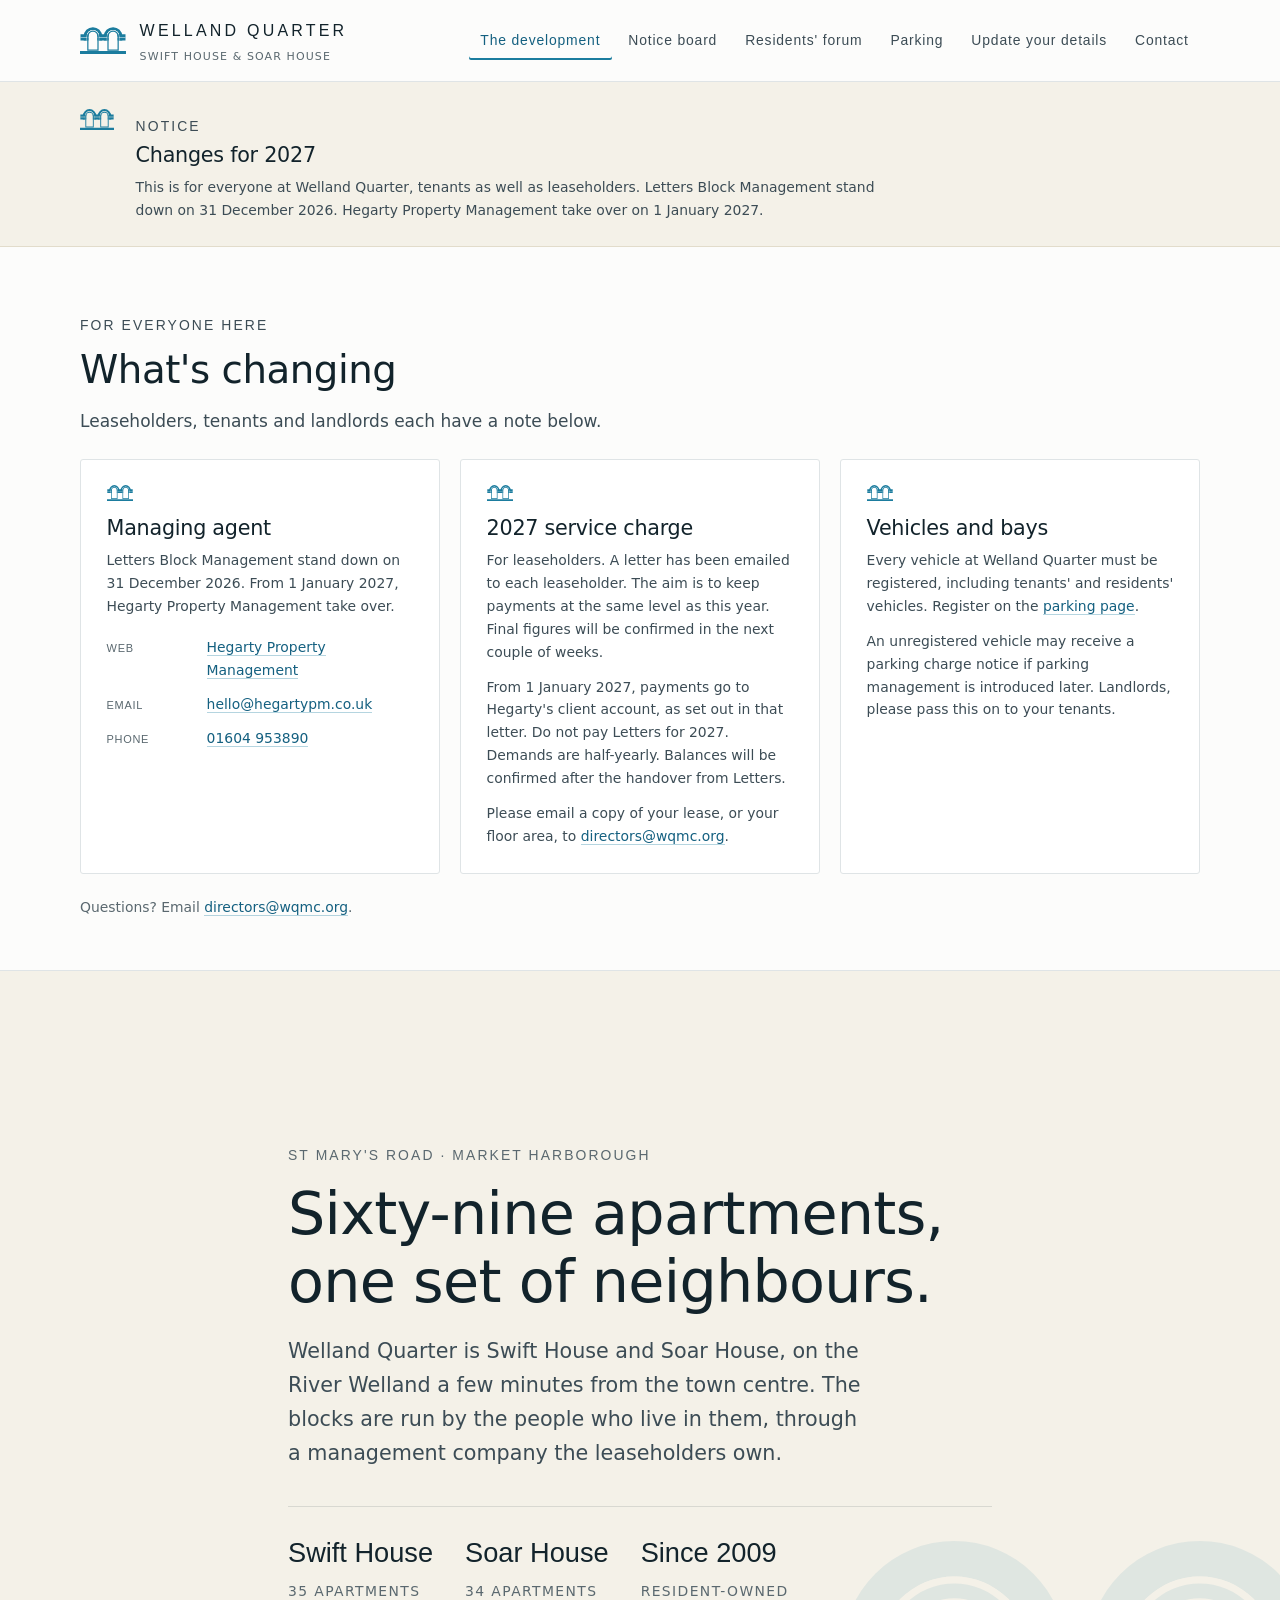
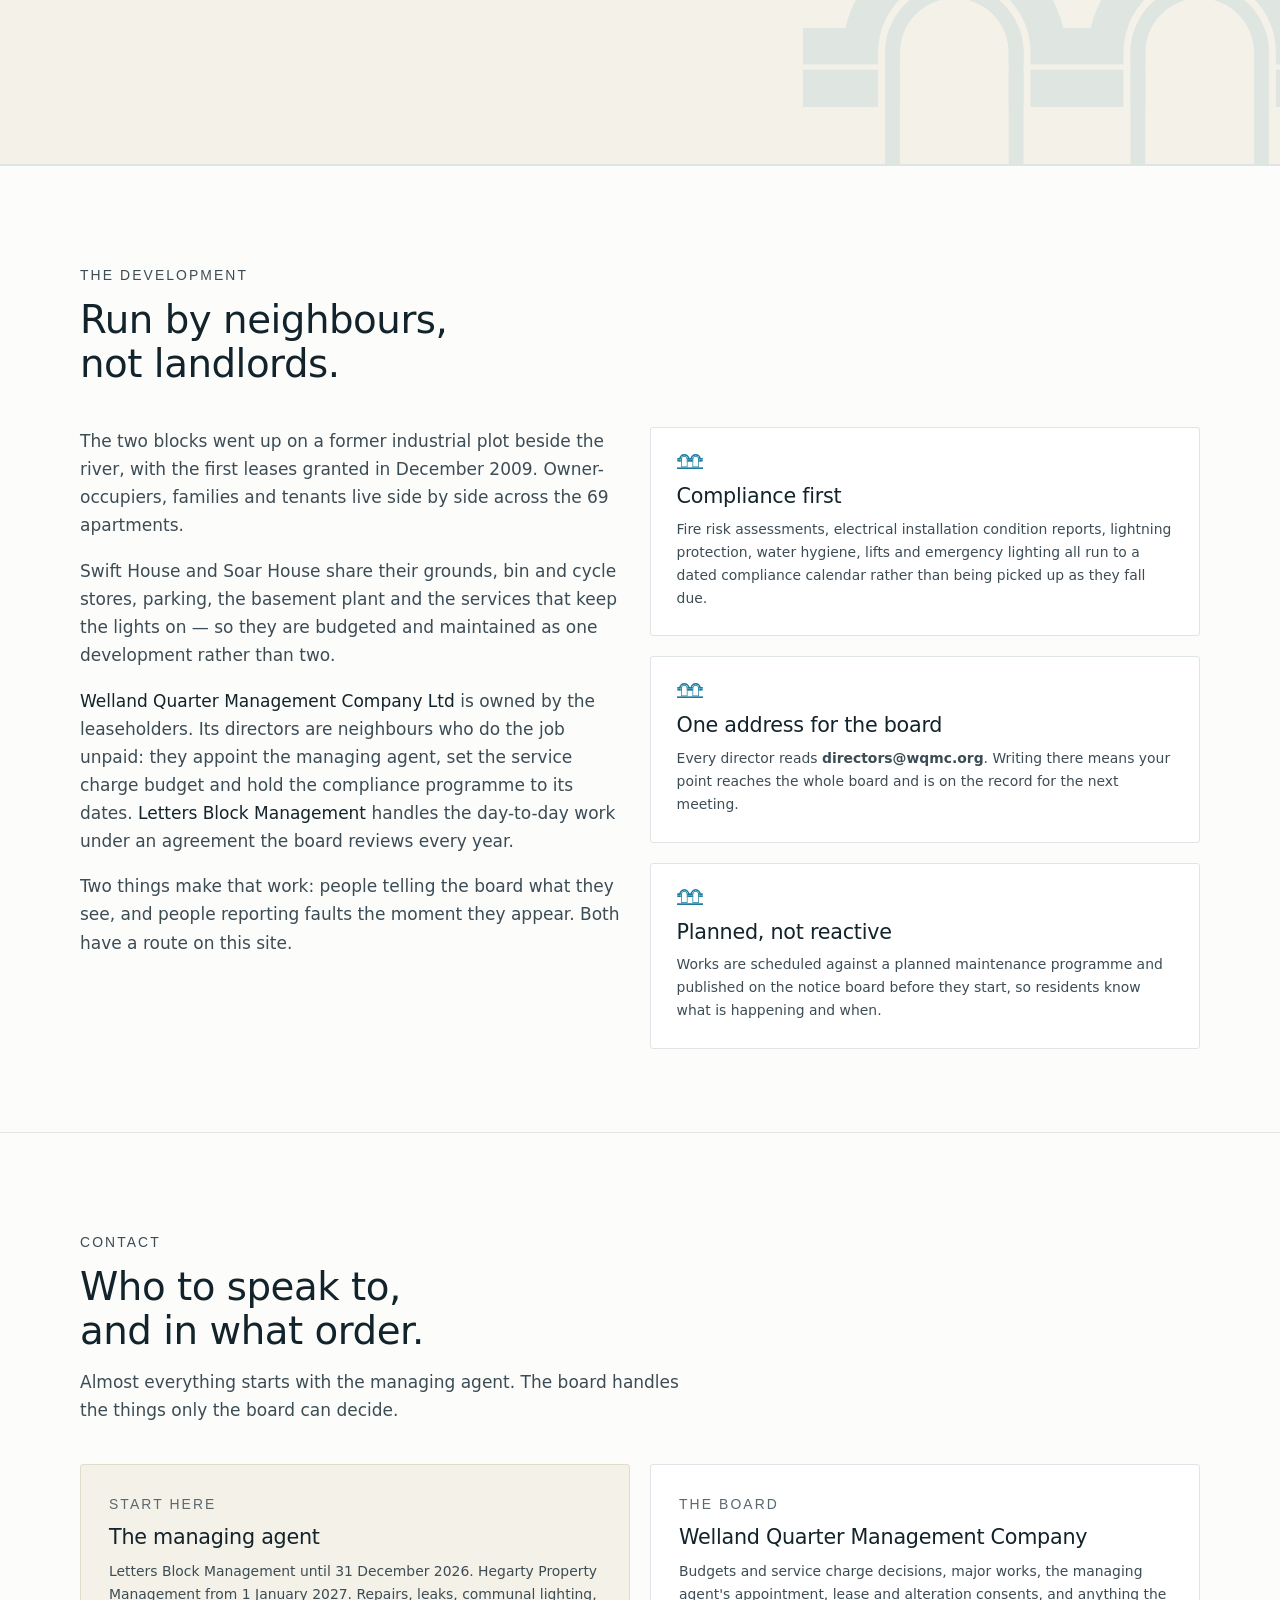
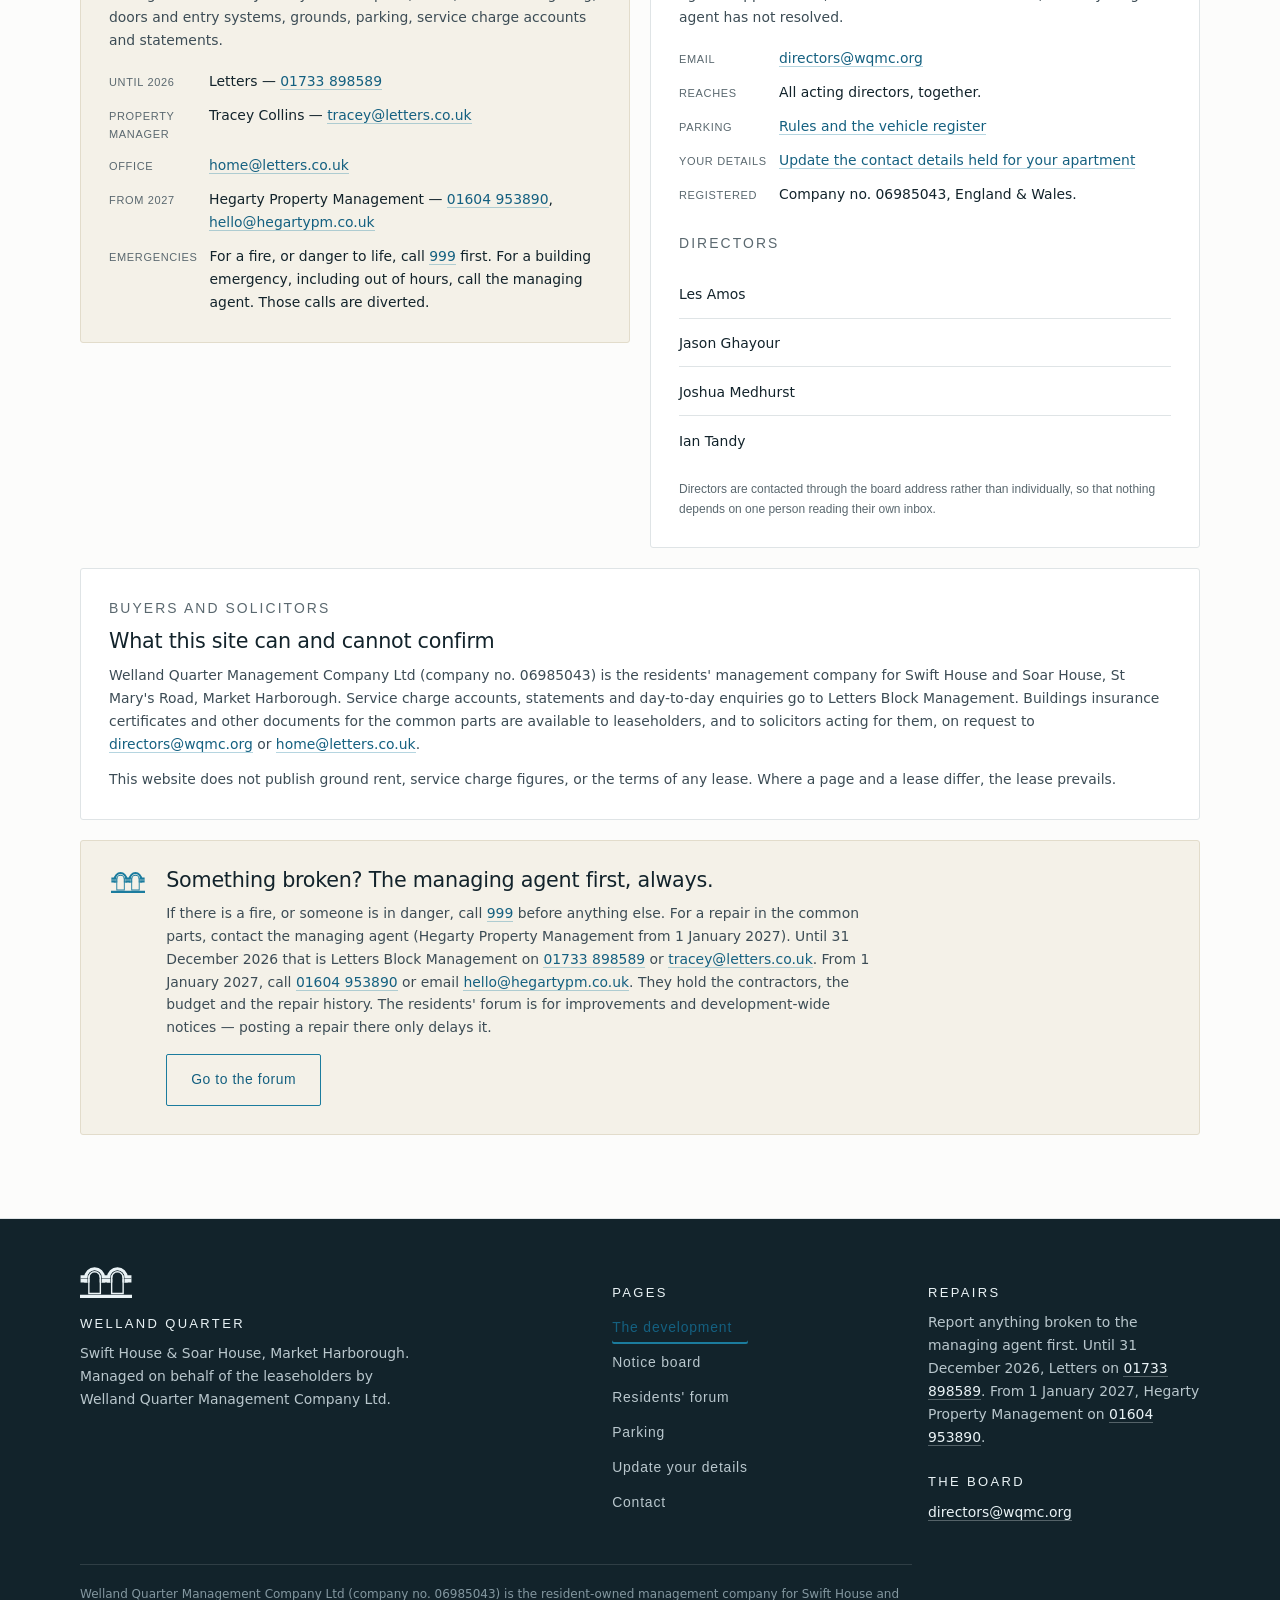
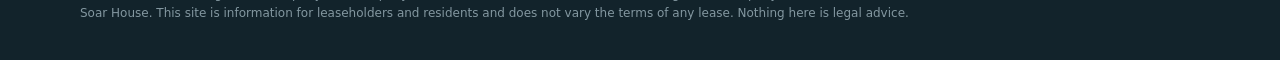
<file: index.html>
<!doctype html>
<html lang="en-GB">
<head>
<meta charset="utf-8">
<meta name="viewport" content="width=device-width,initial-scale=1">
<title>Welland Quarter — Swift House & Soar House, Market Harborough</title>
<meta name="description" content="Swift House and Soar House in Market Harborough, run for the leaseholders by Welland Quarter Management Company Ltd. Repairs go to the managing agent.">
<link rel="preconnect" href="https://api.fontshare.com" crossorigin>
<link rel="stylesheet" href="https://api.fontshare.com/v2/css?f[]=general-sans@400,500,600&f[]=satoshi@400,500&display=swap">
<link rel="stylesheet" href="styles.css">
<style>
.site-banner{background:var(--cream);border-bottom:1px solid #E2DCCB}
.site-banner-in{display:flex;gap:1.35rem;align-items:flex-start;padding:1.5rem 0}
.site-banner .mark{width:34px;height:auto;flex:none;margin-top:.2rem}
.site-banner h2{font-size:var(--step-1);margin:.35rem 0 0}
.site-banner p{color:var(--ink-soft);font-size:var(--step--1);margin-top:.55rem;max-width:48rem}
@media(max-width:560px){.site-banner-in{flex-direction:column;gap:.9rem}}
#changing{padding:clamp(2rem,4.5vw,3.25rem) 0}
#changing .head{margin-bottom:1.5rem}
#changing .card p + p{margin-top:.7rem}
#changing .fine{margin-top:1.35rem}
</style>
<link rel="canonical" href="https://www.wqmc.org/">
<meta name="theme-color" content="#FCFCFB">
<meta property="og:site_name" content="Welland Quarter">
<meta property="og:type" content="website">
<meta property="og:locale" content="en_GB">
<meta property="og:title" content="Welland Quarter — Swift House &amp; Soar House, Market Harborough">
<meta property="og:description" content="Swift House and Soar House in Market Harborough, run for the leaseholders by Welland Quarter Management Company Ltd. Repairs go to the managing agent.">
<meta property="og:url" content="https://www.wqmc.org/">
<meta property="og:image" content="https://www.wqmc.org/share.png">
<meta property="og:image:alt" content="Welland Quarter, Swift House and Soar House, Market Harborough.">
<meta name="twitter:card" content="summary_large_image">
<link rel="apple-touch-icon" href="apple-touch-icon.png">
<link rel="icon" href="favicon.svg" type="image/svg+xml">
<script type="application/ld+json">
{
  "@context": "https://schema.org",
  "@type": "Organization",
  "name": "Welland Quarter Management Company Ltd",
  "url": "https://www.wqmc.org/",
  "logo": "https://www.wqmc.org/mark.svg",
  "email": "directors@wqmc.org",
  "identifier": "06985043",
  "address": {
    "@type": "PostalAddress",
    "streetAddress": "St Mary's Road",
    "addressLocality": "Market Harborough",
    "addressCountry": "GB"
  },
  "contactPoint": [
    {
      "@type": "ContactPoint",
      "contactType": "managing agent",
      "name": "Letters Block Management",
      "telephone": "+44-1733-898589",
      "email": "home@letters.co.uk",
      "areaServed": "GB",
      "availableLanguage": "English"
    },
    {
      "@type": "ContactPoint",
      "contactType": "directors",
      "email": "directors@wqmc.org",
      "areaServed": "GB",
      "availableLanguage": "English"
    }
  ]
}
</script>
</head>
<body>
<a class="skip" href="#content">Skip to content</a>
<header class="top"><div class="shell top-in">
  <a class="brand" href="index.html"><img class="mark" src="mark.svg" alt="" width="46" height="28"><span><b>Welland Quarter</b><span>Swift House &amp; Soar House</span></span></a>
  <nav aria-label="Main">
    <a href="index.html" aria-current="page">The development</a>
    <a href="notices.html">Notice board</a>
    <a href="forum.html">Residents' forum</a>
    <a href="parking.html">Parking</a>
    <a href="update-records.html">Update your details</a>
    <a href="index.html#contact">Contact</a>
  </nav>
</div></header>
<main id="content" tabindex="-1">
<aside class="site-banner" aria-labelledby="agent-change-title">
  <div class="shell site-banner-in">
    <img class="mark" src="mark.svg" alt="" width="34" height="20">
    <div>
      <p class="label">Notice</p>
      <h2 id="agent-change-title">Changes for 2027</h2>
      <p>This is for everyone at Welland Quarter, tenants as well as leaseholders. Letters Block Management stand down on 31 December 2026. Hegarty Property Management take over on 1 January 2027.</p>
    </div>
  </div>
</aside>

<section id="changing" aria-labelledby="changing-title">
  <div class="shell">
    <div class="head">
      <p class="label">For everyone here</p>
      <h2 id="changing-title">What's changing</h2>
      <p>Leaseholders, tenants and landlords each have a note below.</p>
    </div>
    <div class="cols three">
      <div class="card">
        <div class="arch"><img class="mark" src="mark.svg" alt="" width="26" height="16"></div>
        <h3>Managing agent</h3>
        <p>Letters Block Management stand down on 31 December 2026. From 1 January 2027, Hegarty Property Management take over.</p>
        <dl class="dl">
          <div><dt>Web</dt><dd><a href="https://www.hegartypm.co.uk/">Hegarty Property Management</a></dd></div>
          <div><dt>Email</dt><dd><a href="mailto:hello@hegartypm.co.uk">hello@hegartypm.co.uk</a></dd></div>
          <div><dt>Phone</dt><dd><a href="tel:+441604953890">01604 953890</a></dd></div>
        </dl>
      </div>
      <div class="card">
        <div class="arch"><img class="mark" src="mark.svg" alt="" width="26" height="16"></div>
        <h3>2027 service charge</h3>
        <p>For leaseholders. A letter has been emailed to each leaseholder. The aim is to keep payments at the same level as this year. Final figures will be confirmed in the next couple of weeks.</p>
        <p>From 1 January 2027, payments go to Hegarty's client account, as set out in that letter. Do not pay Letters for 2027. Demands are half-yearly. Balances will be confirmed after the handover from Letters.</p>
        <p>Please email a copy of your lease, or your floor area, to <a href="mailto:directors@wqmc.org">directors@wqmc.org</a>.</p>
      </div>
      <div class="card">
        <div class="arch"><img class="mark" src="mark.svg" alt="" width="26" height="16"></div>
        <h3>Vehicles and bays</h3>
        <p>Every vehicle at Welland Quarter must be registered, including tenants' and residents' vehicles. Register on the <a href="parking.html">parking page</a>.</p>
        <p>An unregistered vehicle may receive a parking charge notice if parking management is introduced later. Landlords, please pass this on to your tenants.</p>
      </div>
    </div>
    <p class="fine">Questions? Email <a href="mailto:directors@wqmc.org">directors@wqmc.org</a>.</p>
  </div>
</section>

<section class="hero">
  <div class="hero-art"><img class="mark" src="mark.svg" alt="" width="283" height="170"></div>
  <div class="shell hero-in">
    <p class="label">St Mary's Road &middot; Market Harborough</p>
    <h1>Sixty-nine apartments, one set of neighbours.</h1>
    <p class="lede">Welland Quarter is Swift House and Soar House, on the River Welland a few
    minutes from the town centre. The blocks are run by the people who live in them, through
    a management company the leaseholders own.</p>
    <div class="hero-meta">
      <div><b>Swift House</b><span>35 apartments</span></div>
      <div><b>Soar House</b><span>34 apartments</span></div>
      <div><b>Since 2009</b><span>Resident-owned</span></div>
    </div>
  </div>
</section>

<section id="about">
  <div class="shell">
    <div class="head">
      <p class="label">The development</p>
      <h2>Run by neighbours, not landlords.</h2>
    </div>
    <div class="cols two">
      <div class="prose">
        <p>The two blocks went up on a former industrial plot beside the river, with the first
        leases granted in December 2009. Owner-occupiers, families and tenants live side by
        side across the 69 apartments.</p>
        <p>Swift House and Soar House share their grounds, bin and cycle stores, parking, the
        basement plant and the services that keep the lights on — so they are budgeted and
        maintained as one development rather than two.</p>
        <p><strong>Welland Quarter Management Company Ltd</strong> is owned by the
        leaseholders. Its directors are neighbours who do the job unpaid: they appoint the
        managing agent, set the service charge budget and hold the compliance programme to
        its dates. <strong>Letters Block Management</strong> handles the day-to-day work under
        an agreement the board reviews every year.</p>
        <p>Two things make that work: people telling the board what they see, and people
        reporting faults the moment they appear. Both have a route on this site.</p>
      </div>
      <div class="cols" style="align-content:start">
        <div class="card">
          <div class="arch"><img class="mark" src="mark.svg" alt="" width="26" height="16"></div>
          <h3>Compliance first</h3>
          <p>Fire risk assessments, electrical installation condition reports, lightning
          protection, water hygiene, lifts and emergency lighting all run to a dated
          compliance calendar rather than being picked up as they fall due.</p>
        </div>
        <div class="card">
          <div class="arch"><img class="mark" src="mark.svg" alt="" width="26" height="16"></div>
          <h3>One address for the board</h3>
          <p>Every director reads <b>directors@wqmc.org</b>. Writing there means your point
          reaches the whole board and is on the record for the next meeting.</p>
        </div>
        <div class="card">
          <div class="arch"><img class="mark" src="mark.svg" alt="" width="26" height="16"></div>
          <h3>Planned, not reactive</h3>
          <p>Works are scheduled against a planned maintenance programme and published on the
          notice board before they start, so residents know what is happening and when.</p>
        </div>
      </div>
    </div>
  </div>
</section>

<section id="contact">
  <div class="shell">
    <div class="head">
      <p class="label">Contact</p>
      <h2>Who to speak to, and in what order.</h2>
      <p>Almost everything starts with the managing agent. The board handles the things
      only the board can decide.</p>
    </div>
    <div class="contact-grid">
      <div class="panel accent">
        <p class="label">Start here</p>
        <h3 style="margin-top:.6rem">The managing agent</h3>
        <p style="color:var(--ink-soft);font-size:var(--step--1);margin-top:.6rem">
        Letters Block Management until 31 December 2026. Hegarty Property Management from 1 January 2027. Repairs, leaks, communal lighting, doors and entry systems, grounds, parking,
        service charge accounts and statements.</p>
        <dl class="dl">
          <div><dt>Until 2026</dt><dd>Letters &mdash; <a href="tel:+441733898589">01733 898589</a></dd></div>
          <div><dt>Property manager</dt><dd>Tracey Collins &mdash;
            <a href="mailto:tracey@letters.co.uk">tracey@letters.co.uk</a></dd></div>
          <div><dt>Office</dt><dd><a href="mailto:home@letters.co.uk">home@letters.co.uk</a></dd></div>
          <div><dt>From 2027</dt><dd>Hegarty Property Management &mdash; <a href="tel:+441604953890">01604 953890</a>, <a href="mailto:hello@hegartypm.co.uk">hello@hegartypm.co.uk</a></dd></div>
          <div><dt>Emergencies</dt><dd>For a fire, or danger to life, call <a href="tel:999">999</a> first. For a building emergency, including out of hours, call the managing agent. Those calls are diverted.</dd></div>
        </dl>
      </div>
      <div class="panel">
        <p class="label">The board</p>
        <h3 style="margin-top:.6rem">Welland Quarter Management Company</h3>
        <p style="color:var(--ink-soft);font-size:var(--step--1);margin-top:.6rem">
        Budgets and service charge decisions, major works, the managing agent's appointment,
        lease and alteration consents, and anything the agent has not resolved.</p>
        <dl class="dl">
          <div><dt>Email</dt><dd><a href="mailto:directors@wqmc.org">directors@wqmc.org</a></dd></div>
          <div><dt>Reaches</dt><dd>All acting directors, together.</dd></div>
          <div><dt>Parking</dt><dd><a href="parking.html">Rules and the vehicle register</a></dd></div>
          <div><dt>Your details</dt><dd><a href="update-records.html">Update the contact details held for your apartment</a></dd></div>
          <div><dt>Registered</dt><dd>Company no. 06985043, England &amp; Wales.</dd></div>
        </dl>
        <p class="label" style="margin-top:1.6rem">Directors</p>
        <ul class="people">
          <li><b>Les Amos</b></li>
          <li><b>Jason Ghayour</b></li>
          <li><b>Joshua Medhurst</b></li>
          <li><b>Ian Tandy</b></li>
        </ul>
        <p class="hint" style="margin-top:1rem">Directors are contacted through the board
        address rather than individually, so that nothing depends on one person reading their
        own inbox.</p>
      </div>
    </div>
    <div class="panel" id="buyers" style="margin-top:1.25rem">
      <p class="label">Buyers and solicitors</p>
      <h3 style="margin-top:.6rem">What this site can and cannot confirm</h3>
      <p style="color:var(--ink-soft);font-size:var(--step--1);margin-top:.6rem">
      Welland Quarter Management Company Ltd (company no. 06985043) is the residents'
      management company for Swift House and Soar House, St Mary's Road, Market Harborough.
      Service charge accounts, statements and day-to-day enquiries go to Letters Block
      Management. Buildings insurance certificates and other documents for the common parts
      are available to leaseholders, and to solicitors acting for them, on request to
      <a href="mailto:directors@wqmc.org">directors@wqmc.org</a> or
      <a href="mailto:home@letters.co.uk">home@letters.co.uk</a>.</p>
      <p style="color:var(--ink-soft);font-size:var(--step--1);margin-top:.75rem">
      This website does not publish ground rent, service charge figures, or the terms of any
      lease. Where a page and a lease differ, the lease prevails.</p>
    </div>
    <div class="callout" style="margin-top:1.25rem">
      <img class="mark" src="mark.svg" alt="" width="34" height="20">
      <div>
        <h3>Something broken? The managing agent first, always.</h3>
        <p>If there is a fire, or someone is in danger, call
        <a href="tel:999">999</a> before anything else. For a repair in the common parts,
        contact the managing agent (Hegarty Property Management from 1 January 2027).
        Until 31 December 2026 that is Letters Block Management on
        <a href="tel:+441733898589">01733 898589</a> or
        <a href="mailto:tracey@letters.co.uk">tracey@letters.co.uk</a>.
        From 1 January 2027, call <a href="tel:+441604953890">01604 953890</a> or email
        <a href="mailto:hello@hegartypm.co.uk">hello@hegartypm.co.uk</a>.
        They hold the contractors, the budget and the repair history. The residents' forum is for
        improvements and development-wide notices &mdash; posting a repair there only delays it.</p>
        <p style="margin-top:.9rem"><a class="btn ghost" href="forum.html">Go to the forum</a></p>
      </div>
    </div>
  </div>
</section>
</main>
<footer><div class="shell">
  <div class="f-in">
    <div style="max-width:22rem">
      <img class="mark" src="mark-light.svg" alt="" width="52" height="31">
      <b>Welland Quarter</b>
      <p>Swift House &amp; Soar House, Market Harborough. Managed on behalf of the
      leaseholders by Welland Quarter Management Company Ltd.</p>
    </div>
    <div>
      <b>Pages</b>
      <nav aria-label="Footer">
        <a href="index.html" aria-current="page">The development</a>
        <a href="notices.html">Notice board</a>
        <a href="forum.html">Residents' forum</a>
        <a href="parking.html">Parking</a>
        <a href="update-records.html">Update your details</a>
        <a href="index.html#contact">Contact</a>
      </nav>
    </div>
    <div style="max-width:17rem">
      <b>Repairs</b>
      <p>Report anything broken to the managing agent first.
      Until 31 December 2026, Letters on
      <a href="tel:+441733898589">01733 898589</a>.
      From 1 January 2027, Hegarty Property Management on
      <a href="tel:+441604953890">01604 953890</a>.</p>
      <b style="margin-top:1.4rem">The board</b>
      <p><a href="mailto:directors@wqmc.org">directors@wqmc.org</a></p>
    </div>
  </div>
  <p class="fine">Welland Quarter Management Company Ltd (company no. 06985043) is the
  resident-owned management company for Swift House and Soar House. This site is
  information for leaseholders and residents and does not vary the terms of any lease.
  Nothing here is legal advice.</p>
</div></footer>
<script data-goatcounter="https://wqmc.goatcounter.com/count" async src="//gc.zgo.at/count.js"></script>
</body>
</html>
</file>
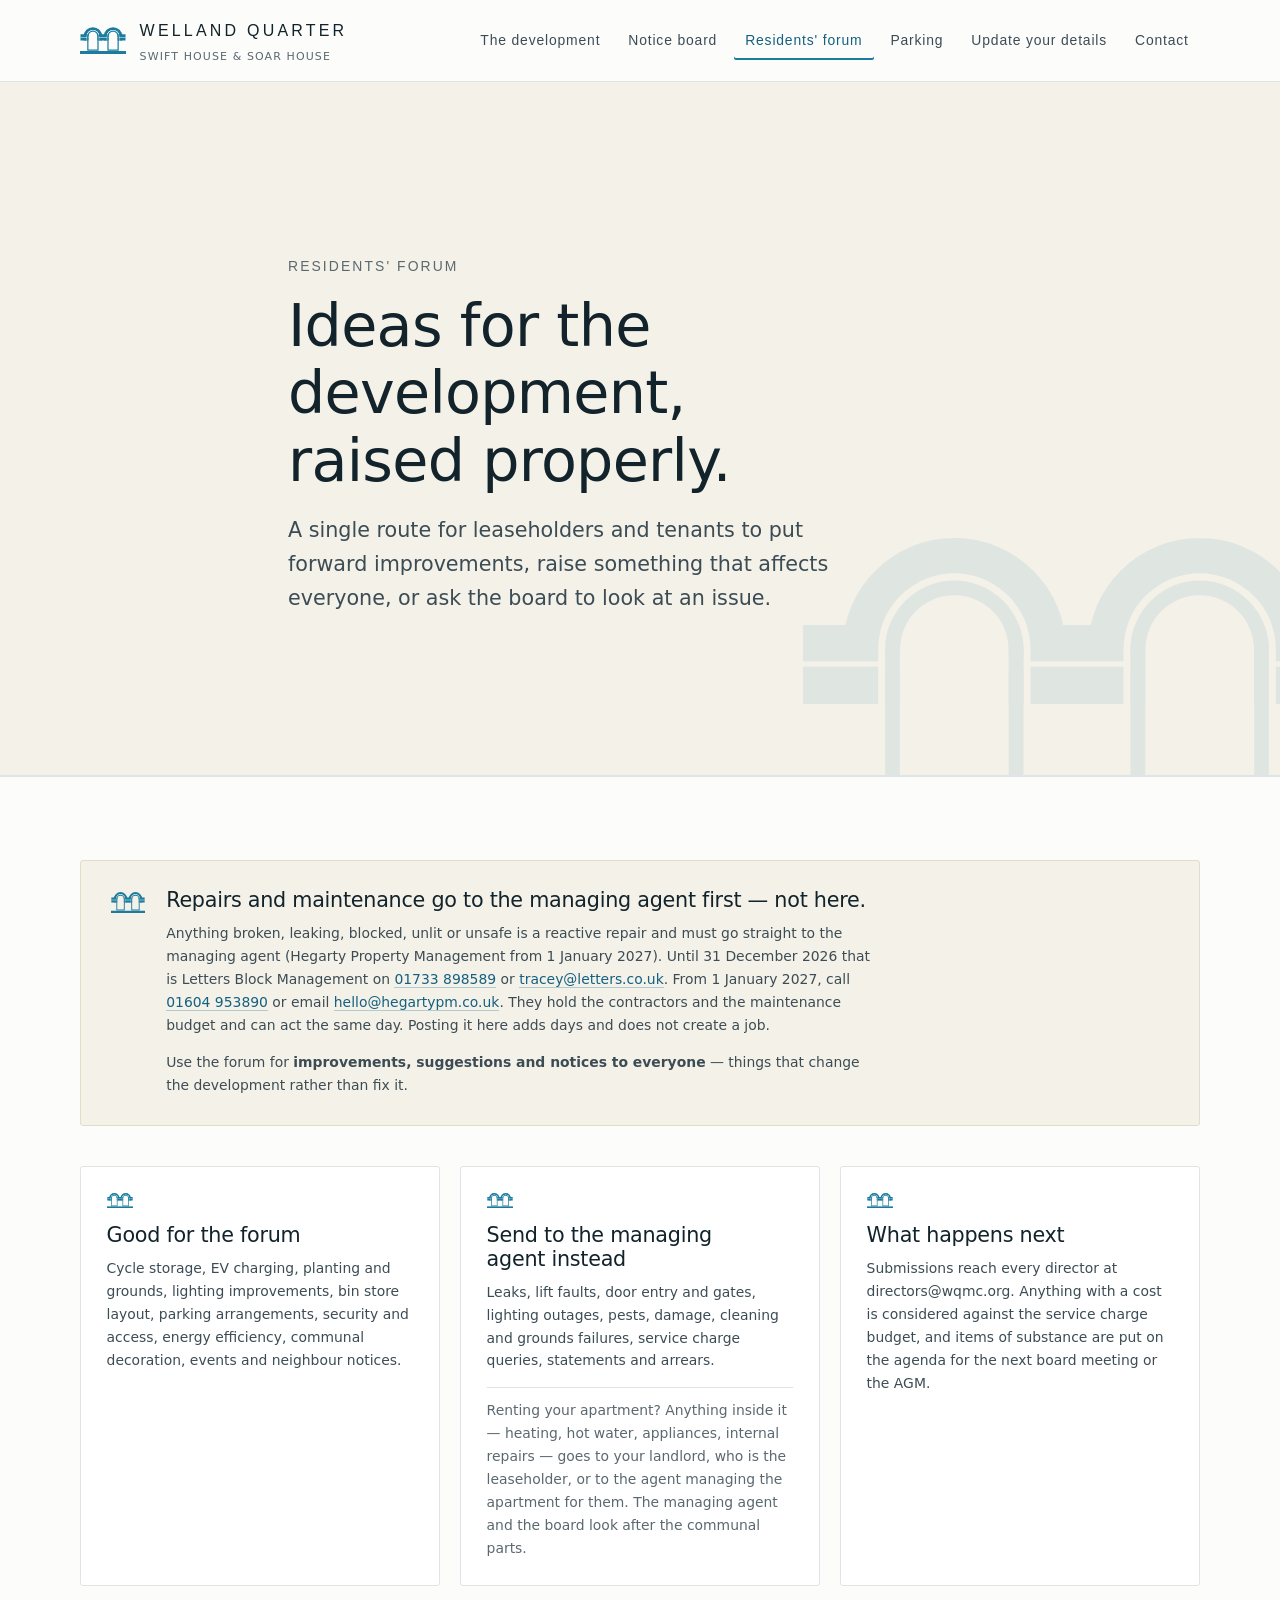
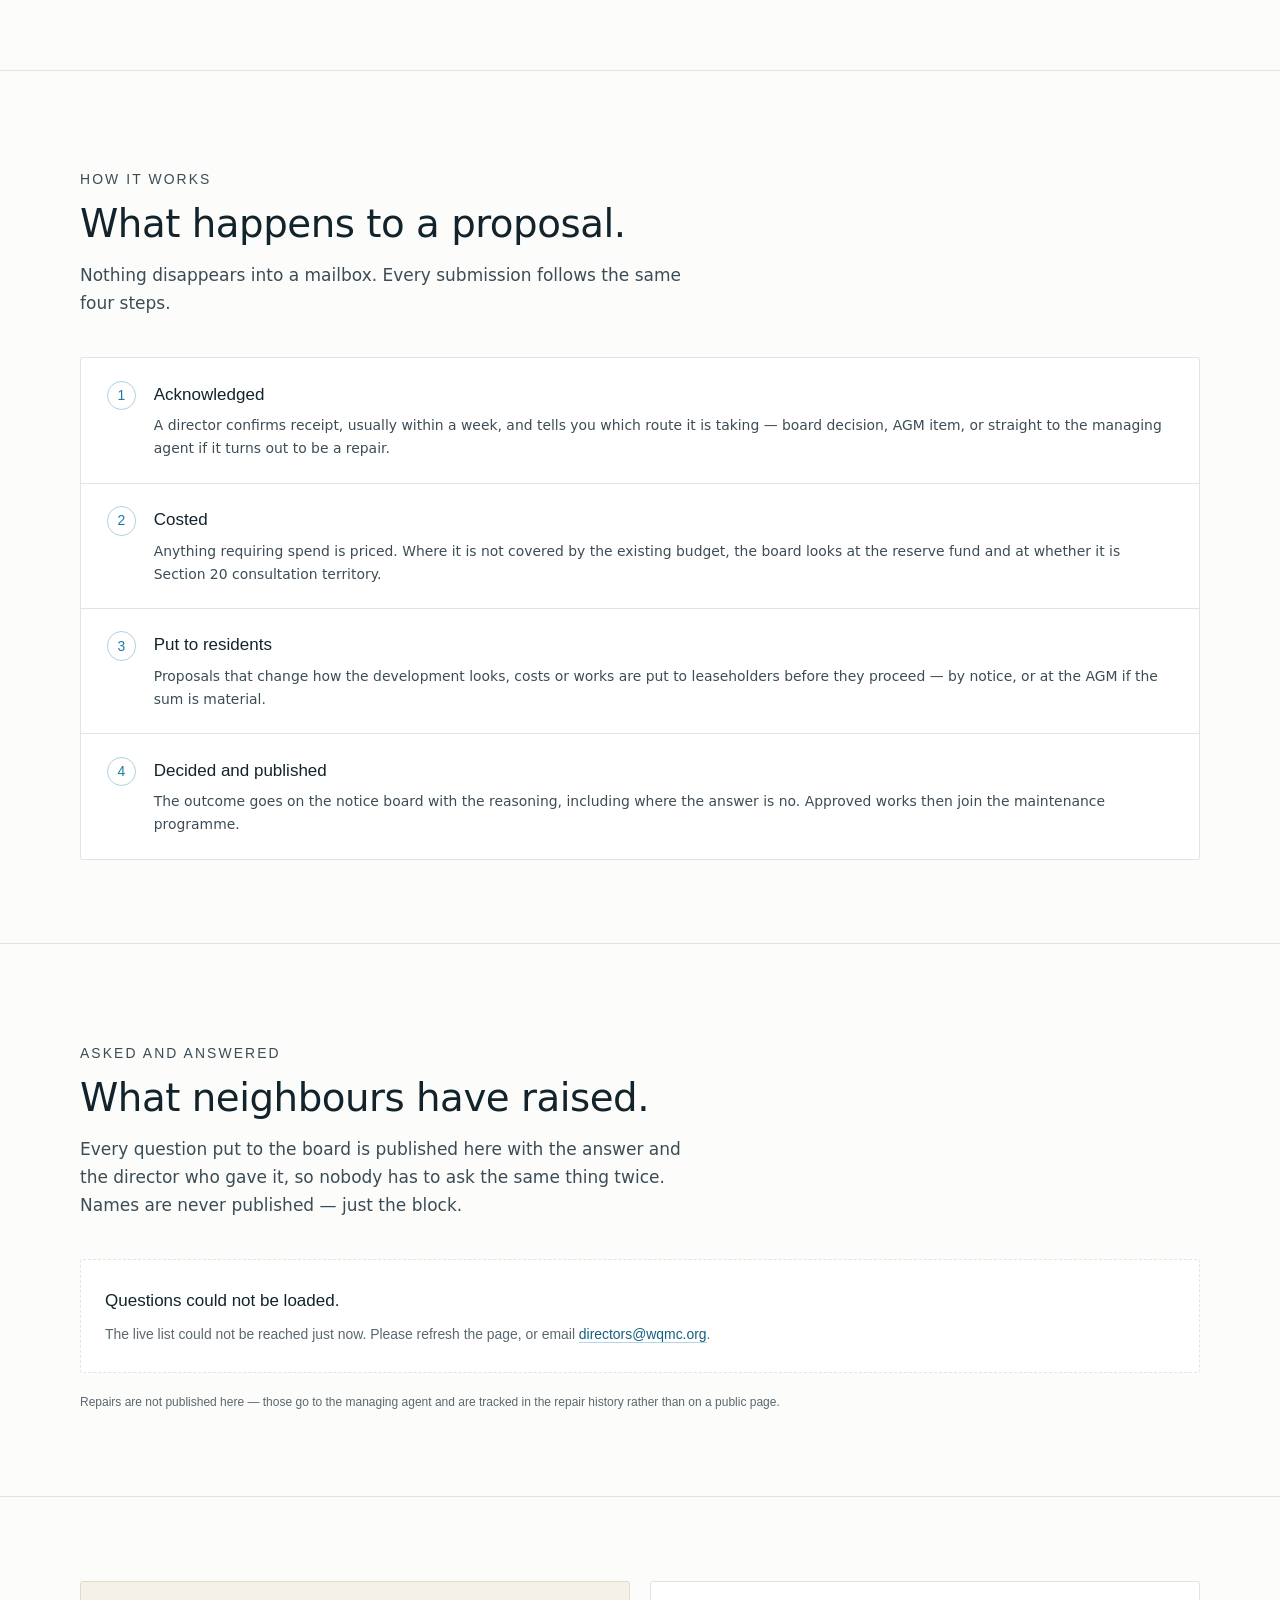
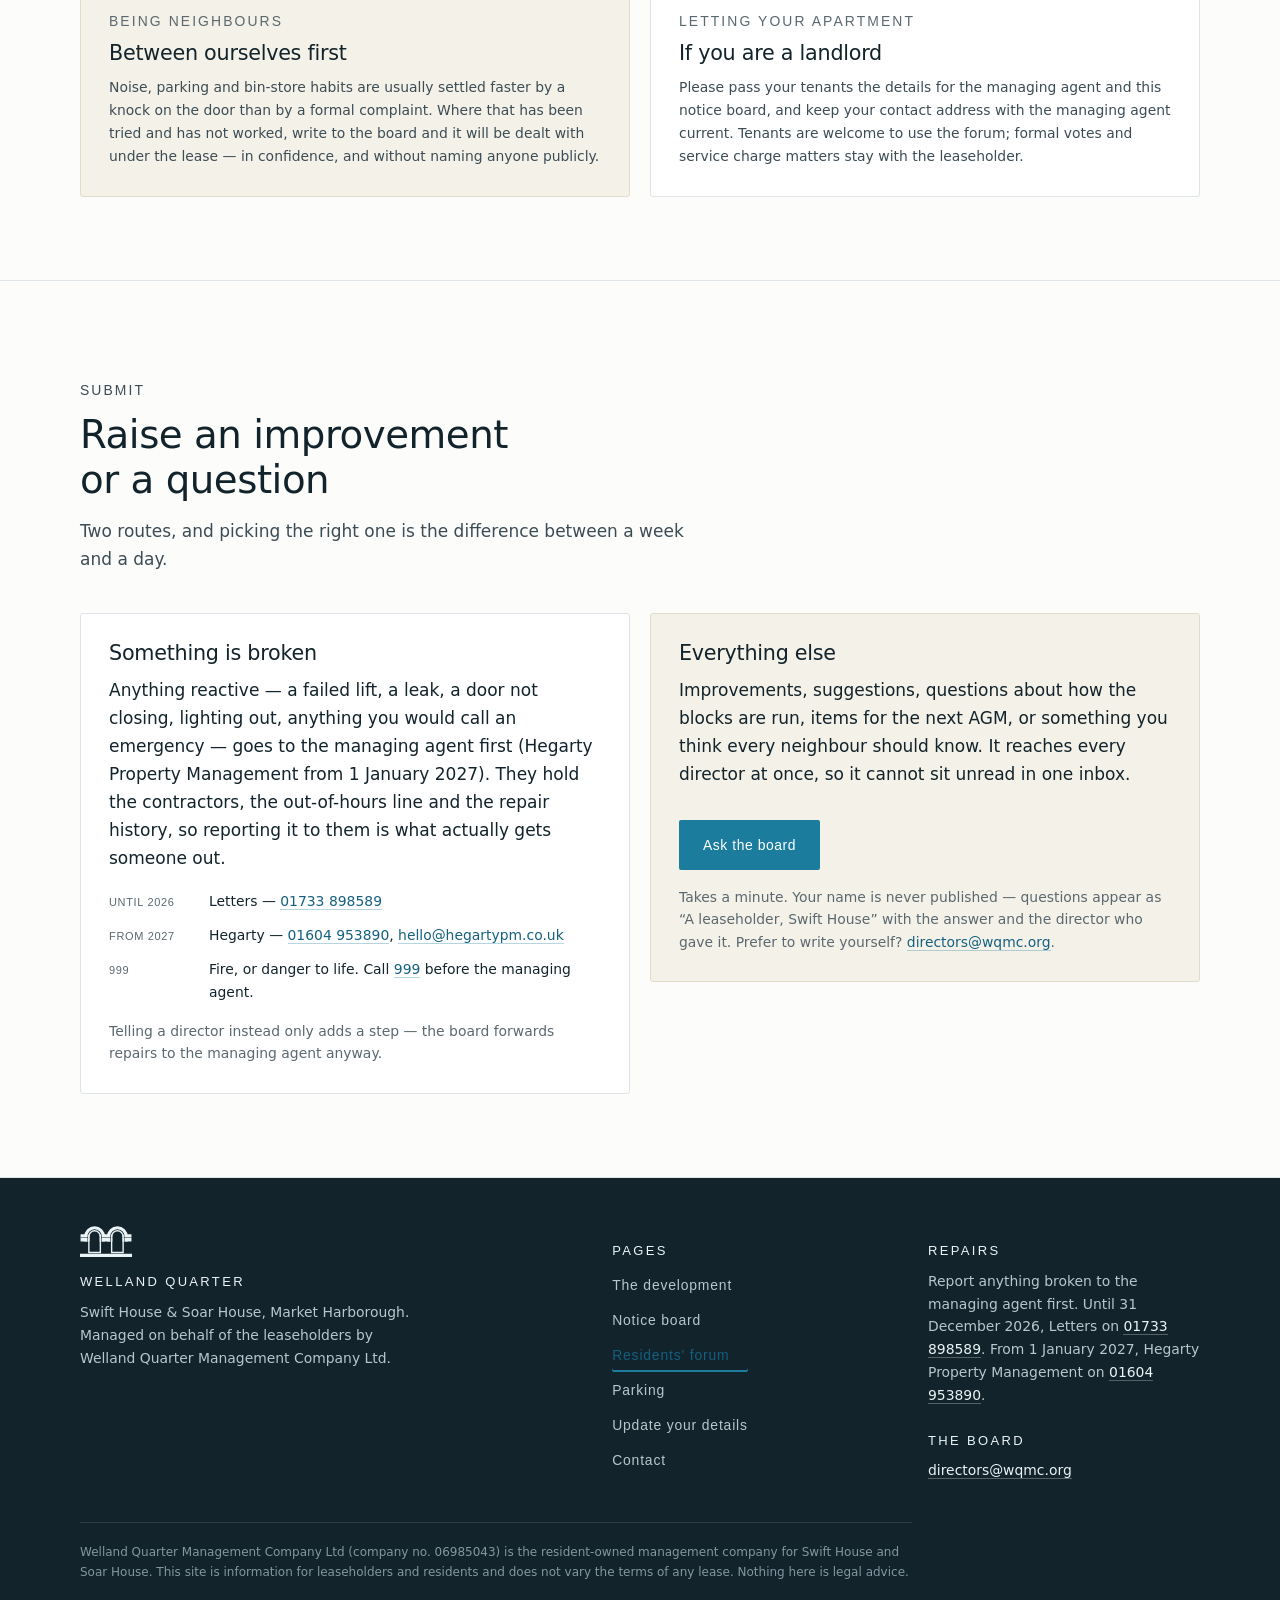
<file: forum.html>
<!doctype html>
<html lang="en-GB">
<head>
<meta charset="utf-8">
<meta name="viewport" content="width=device-width,initial-scale=1">
<title>Residents' forum — Welland Quarter</title>
<meta name="description" content="Raise improvements and development-wide notices with the Welland Quarter board. Reactive repairs go to the managing agent first.">
<link rel="preconnect" href="https://api.fontshare.com" crossorigin>
<link rel="stylesheet" href="https://api.fontshare.com/v2/css?f[]=general-sans@400,500,600&f[]=satoshi@400,500&display=swap">
<link rel="stylesheet" href="styles.css">
<link rel="canonical" href="https://www.wqmc.org/forum.html">
<meta name="theme-color" content="#FCFCFB">
<meta property="og:site_name" content="Welland Quarter">
<meta property="og:type" content="website">
<meta property="og:locale" content="en_GB">
<meta property="og:title" content="Residents' forum — Welland Quarter">
<meta property="og:description" content="Raise improvements and development-wide notices with the Welland Quarter board. Reactive repairs go to the managing agent first.">
<meta property="og:url" content="https://www.wqmc.org/forum.html">
<meta property="og:image" content="https://www.wqmc.org/share.png">
<meta property="og:image:alt" content="Welland Quarter, Swift House and Soar House, Market Harborough.">
<meta name="twitter:card" content="summary_large_image">
<link rel="apple-touch-icon" href="apple-touch-icon.png">
<link rel="icon" href="favicon.svg" type="image/svg+xml">
</head>
<body>
<a class="skip" href="#content">Skip to content</a>
<header class="top"><div class="shell top-in">
  <a class="brand" href="index.html"><img class="mark" src="mark.svg" alt="" width="46" height="28"><span><b>Welland Quarter</b><span>Swift House &amp; Soar House</span></span></a>
  <nav aria-label="Main">
    <a href="index.html">The development</a>
    <a href="notices.html">Notice board</a>
    <a href="forum.html" aria-current="page">Residents' forum</a>
    <a href="parking.html">Parking</a>
    <a href="update-records.html">Update your details</a>
    <a href="index.html#contact">Contact</a>
  </nav>
</div></header>
<main id="content" tabindex="-1">

<section class="hero">
  <div class="hero-art"><img class="mark" src="mark.svg" alt="" width="283" height="170"></div>
  <div class="shell hero-in">
    <p class="label">Residents' forum</p>
    <h1>Ideas for the development, raised properly.</h1>
    <p class="lede">A single route for leaseholders and tenants to put forward improvements,
    raise something that affects everyone, or ask the board to look at an issue.</p>
  </div>
</section>

<section>
  <div class="shell">
    <h2 class="sr-only">Before you write</h2>
    <div class="callout">
      <img class="mark" src="mark.svg" alt="" width="34" height="20">
      <div>
        <h3>Repairs and maintenance go to the managing agent first &mdash; not here.</h3>
        <p>Anything broken, leaking, blocked, unlit or unsafe is a reactive repair and must go
        straight to the managing agent (Hegarty Property Management from 1 January 2027).
        Until 31 December 2026 that is Letters Block Management on
        <a href="tel:+441733898589">01733 898589</a> or
        <a href="mailto:tracey@letters.co.uk">tracey@letters.co.uk</a>.
        From 1 January 2027, call <a href="tel:+441604953890">01604 953890</a> or email
        <a href="mailto:hello@hegartypm.co.uk">hello@hegartypm.co.uk</a>.
        They hold the contractors and the maintenance budget and can act the same day. Posting it here adds
        days and does not create a job.</p>
        <p style="margin-top:.9rem">Use the forum for <strong>improvements, suggestions and
        notices to everyone</strong> &mdash; things that change the development rather than
        fix it.</p>
      </div>
    </div>

    <div class="cols three" style="margin-top:2.5rem">
      <div class="card">
        <div class="arch"><img class="mark" src="mark.svg" alt="" width="26" height="16"></div>
        <h3>Good for the forum</h3>
        <p>Cycle storage, EV charging, planting and grounds, lighting improvements, bin store
        layout, parking arrangements, security and access, energy efficiency, communal
        decoration, events and neighbour notices.</p>
      </div>
      <div class="card">
        <div class="arch"><img class="mark" src="mark.svg" alt="" width="26" height="16"></div>
        <h3>Send to the managing agent instead</h3>
        <p>Leaks, lift faults, door entry and gates, lighting outages, pests, damage,
        cleaning and grounds failures, service charge queries, statements and arrears.</p>
        <p class="note">Renting your apartment? Anything inside it &mdash; heating, hot water,
        appliances, internal repairs &mdash; goes to your landlord, who is the leaseholder, or to
        the agent managing the apartment for them. The managing agent and the board look after the
        communal parts.</p>
      </div>
      <div class="card">
        <div class="arch"><img class="mark" src="mark.svg" alt="" width="26" height="16"></div>
        <h3>What happens next</h3>
        <p>Submissions reach every director at directors@wqmc.org. Anything with a cost is
        considered against the service charge budget, and items of substance are put on the
        agenda for the next board meeting or the AGM.</p>
      </div>
    </div>
  </div>
</section>

<section>
  <div class="shell">
    <div class="head">
      <p class="label">How it works</p>
      <h2>What happens to a proposal.</h2>
      <p>Nothing disappears into a mailbox. Every submission follows the same four steps.</p>
    </div>
    <ol class="steps">
      <li><b>Acknowledged</b>
        <p>A director confirms receipt, usually within a week, and tells you which route it
        is taking &mdash; board decision, AGM item, or straight to the managing agent if it turns out to
        be a repair.</p></li>
      <li><b>Costed</b>
        <p>Anything requiring spend is priced. Where it is not covered by the existing budget,
        the board looks at the reserve fund and at whether it is Section 20 consultation
        territory.</p></li>
      <li><b>Put to residents</b>
        <p>Proposals that change how the development looks, costs or works are put to
        leaseholders before they proceed &mdash; by notice, or at the AGM if the sum is
        material.</p></li>
      <li><b>Decided and published</b>
        <p>The outcome goes on the notice board with the reasoning, including where the answer
        is no. Approved works then join the maintenance programme.</p></li>
    </ol>
  </div>
</section>

<section id="answers">
  <div class="shell">
    <div class="head">
      <p class="label">Asked and answered</p>
      <h2>What neighbours have raised.</h2>
      <p>Every question put to the board is published here with the answer and the director who
      gave it, so nobody has to ask the same thing twice. Names are never published &mdash; just
      the block.</p>
    </div>
    <p class="notice-meta" id="wq-qa-meta" hidden></p>
    <div class="qa" id="wq-qa" data-state="fallback">
      <div class="empty"><b>No questions published yet.</b>
      <span>Questions put to the board are published here with the answer and the director
      who gave it. Yours could be the first &mdash; use Ask the board, further down this page.</span></div>
    </div>
    <p class="hint" id="wq-qa-status" role="status" hidden style="margin-top:1rem"></p>
    <noscript><p class="hint" style="margin-top:1rem">The published questions need JavaScript.
    If it is turned off, email <a href="mailto:directors@wqmc.org">directors@wqmc.org</a>.</p></noscript>
    <p class="hint" style="margin-top:1.25rem">Repairs are not published here &mdash; those go to
    the managing agent and are tracked in the repair history rather than on a public page.</p>
  </div>
</section>

<section>
  <div class="shell">
    <div class="cols two">
      <div class="panel accent">
        <p class="label">Being neighbours</p>
        <h3 style="margin-top:.6rem">Between ourselves first</h3>
        <p style="color:var(--ink-soft);font-size:var(--step--1);margin-top:.6rem">
        Noise, parking and bin-store habits are usually settled faster by a knock on the door
        than by a formal complaint. Where that has been tried and has not worked, write to the
        board and it will be dealt with under the lease &mdash; in confidence, and without
        naming anyone publicly.</p>
      </div>
      <div class="panel">
        <p class="label">Letting your apartment</p>
        <h3 style="margin-top:.6rem">If you are a landlord</h3>
        <p style="color:var(--ink-soft);font-size:var(--step--1);margin-top:.6rem">
        Please pass your tenants the details for the managing agent and this notice board, and keep your
        contact address with the managing agent current. Tenants are welcome to use the forum;
        formal votes and service charge matters stay with the leaseholder.</p>
      </div>
    </div>
  </div>
</section>

<section>
  <div class="shell">
    <div class="head">
      <p class="label">Submit</p>
      <h2>Raise an improvement or a question</h2>
      <p>Two routes, and picking the right one is the difference between a week and a day.</p>
    </div>
    <div class="contact-grid">
      <div class="panel">
        <h3>Something is broken</h3>
        <p>Anything reactive &mdash; a failed lift, a leak, a door not closing, lighting out,
        anything you would call an emergency &mdash; goes to the managing agent first
        (Hegarty Property Management from 1 January 2027).
        They hold the contractors, the out-of-hours line and the repair history, so reporting
        it to them is what actually gets someone out.</p>
        <dl class="dl">
          <div><dt>Until 2026</dt><dd>Letters &mdash; <a href="tel:+441733898589">01733 898589</a></dd></div>
          <div><dt>From 2027</dt><dd>Hegarty &mdash; <a href="tel:+441604953890">01604 953890</a>, <a href="mailto:hello@hegartypm.co.uk">hello@hegartypm.co.uk</a></dd></div>
          <div><dt>999</dt><dd>Fire, or danger to life. Call <a href="tel:999">999</a> before the managing agent.</dd></div>
        </dl>
        <p class="fine">Telling a director instead only adds a step &mdash; the board forwards repairs to the managing agent anyway.</p>
      </div>
      <div class="panel accent">
        <h3>Everything else</h3>
        <p>Improvements, suggestions, questions about how the blocks are run, items for the
        next AGM, or something you think every neighbour should know. It reaches every
        director at once, so it cannot sit unread in one inbox.</p>
        <p><a class="btn" href="https://docs.google.com/forms/d/e/1FAIpQLSen_nF-NoPa2WI2Yi044-pNGHSW8ZnR1BNMt1yairnbvPpBDg/viewform" target="_blank" rel="noopener">Ask the board<span class="sr-only"> (opens in a new tab)</span></a></p>
        <p class="fine">Takes a minute. Your name is never published &mdash; questions appear as
        &ldquo;A leaseholder, Swift House&rdquo; with the answer and the director who gave it.
        Prefer to write yourself? <a href="mailto:directors@wqmc.org">directors@wqmc.org</a>.</p>
      </div>
    </div>
  </div>
</section>
<script>
(function () {
  var QBASE = 'https://docs.google.com/spreadsheets/d/1ytKmrHMg7SD64i7arUeqv4y6hYGssRJjodlGwGnIxIo/gviz/tq'
            + '?tqx=out:csv&headers=1&sheet=';
  var QFEEDS = [QBASE + 'Q%20and%20A', QBASE + 'Q%20and%20A%20live'];
  var host = document.getElementById('wq-qa');
  var meta = document.getElementById('wq-qa-meta');
  var status = document.getElementById('wq-qa-status');
  if (!host) return;

  var MONTH = ['January','February','March','April','May','June','July','August',
               'September','October','November','December'];

  function parseCSV(text) {
    var rows = [], row = [], val = '', q = false, i, c;
    for (i = 0; i < text.length; i++) {
      c = text[i];
      if (q) {
        if (c === '"') { if (text[i + 1] === '"') { val += '"'; i++; } else { q = false; } }
        else { val += c; }
      } else if (c === '"') { q = true; }
      else if (c === ',') { row.push(val); val = ''; }
      else if (c === '\n') { row.push(val); rows.push(row); row = []; val = ''; }
      else if (c !== '\r') { val += c; }
    }
    if (val.length || row.length) { row.push(val); rows.push(row); }
    return rows.filter(function (r) { return r.some(function (x) { return x.trim(); }); });
  }

  function esc(s) {
    return String(s).replace(/[&<>"']/g, function (ch) {
      return { '&':'&amp;', '<':'&lt;', '>':'&gt;', '"':'&quot;', "'":'&#39;' }[ch];
    });
  }

  function toDate(s) {
    if (!s) return null;
    var m = s.match(/^(\d{1,2})\/(\d{1,2})\/(\d{4})/);
    if (m) return new Date(+m[3], +m[2] - 1, +m[1]);
    m = s.match(/^(\d{4})-(\d{2})-(\d{2})/);
    if (m) return new Date(+m[1], +m[2] - 1, +m[3]);
    var d = new Date(s);
    return isNaN(d.getTime()) ? null : d;
  }

  function pretty(d) {
    return d ? d.getDate() + ' ' + MONTH[d.getMonth()] + ' ' + d.getFullYear() : '';
  }

  function toItems(text) {
    var rows = parseCSV(text);
    if (rows.length < 2) return [];
    var head = rows[0].map(function (h) { return h.trim().toLowerCase(); });
    var ix = function (n) {
      for (var i = 0; i < head.length; i++) { if (head[i] === n) return i; }
      return -1;
    };
    var cS = ix('status'), cAsk = ix('asked'), cQ = ix('question'), cF = ix('from'),
        cA = ix('answer'), cBy = ix('answered by'), cOn = ix('answered'), cT = ix('tag');
    if (cQ < 0) return [];

    return rows.slice(1).map(function (r) {
      var g = function (i) { return i >= 0 && r[i] ? r[i].trim() : ''; };
      return {
        state: g(cS).toLowerCase(), asked: toDate(g(cAsk)), q: g(cQ), from: g(cF),
        answer: g(cA), by: g(cBy), on: toDate(g(cOn)), tag: g(cT)
      };
    }).filter(function (n) { return n.q && n.state !== 'hidden'; });
  }

  function publicFrom(s) {
    var t = String(s || '')
      .replace(/[A-Za-z0-9._%+-]+@[A-Za-z0-9.-]+\.[A-Za-z]{2,}/g, ' ')
      .replace(/(?:\+44\s?|0)(?:\d[\s-]?){9,12}/g, ' ')
      .replace(/\s+/g, ' ')
      .trim();
    return t || 'A resident';
  }

  function paras(s) {
    return String(s).split(/\n{2,}/).map(function (part) {
      var t = part.trim();
      return t ? '<p>' + esc(t).replace(/\n/g, '<br>') + '</p>' : '';
    }).join('');
  }

  function grab(url) {
    return fetch(url, { cache: 'no-store' })
      .then(function (r) {
        if (!r.ok) throw new Error(String(r.status));
        return r.text();
      })
      .then(function (text) { return { ok: true, text: text }; })
      .catch(function () { return { ok: false, text: '' }; });
  }

  function feedUnreachable() {
    host.innerHTML = '<div class="empty" role="status"><b>Questions could not be loaded.</b>'
      + '<span>The live list could not be reached just now. Please refresh the page, or email '
      + '<a href="mailto:directors@wqmc.org">directors@wqmc.org</a>.</span></div>';
    host.setAttribute('data-state', 'error');
  }

  Promise.all(QFEEDS.map(grab))
    .then(function (results) {
      if (!results.some(function (x) { return x.ok; })) { feedUnreachable(); return; }
      var items = [];
      results.forEach(function (x) { if (x.text) items = items.concat(toItems(x.text)); });

      items.sort(function (a, b) {
        var open = function (n) { return n.state === 'open' && !n.answer ? 0 : 1; };
        if (open(a) !== open(b)) return open(a) - open(b);
        var da = a.on || a.asked, db = b.on || b.asked;
        if (da && db) return db - da;
        return 0;
      });

      if (!items.length) {
        host.innerHTML = '<div class="empty"><b>No questions published yet.</b>'
          + '<span>Questions put to the board are published here with the answer and the '
          + 'director who gave it. Yours could be the first \u2014 use Ask the board, further down this page.'
          + '</span></div>';
        host.setAttribute('data-state', 'live');
        return;
      }
      var openCount = 0;

      host.innerHTML = items.map(function (n) {
        var answered = !!n.answer;
        var cls = answered ? (n.state === 'noted' ? 'answered' : 'answered')
                           : 'open';
        if (!answered) openCount++;
        var label = answered
          ? (n.state === 'noted' ? 'Noted' : 'Answered')
          : 'With the board';
        var tail = answered
          ? '<div class="qa-a">' + paras(n.answer) + '<p class="qa-by"><b>'
            + esc(n.by || 'The board') + '</b>'
            + (n.on ? '<span>&middot; ' + pretty(n.on) + '</span>' : '') + '</p></div>'
          : '<p class="qa-wait">With the board. An answer will be published here, and on the '
            + 'notice board if it affects everyone.</p>';
        return '<article class="qa-item ' + cls + '">'
          + '<div class="qa-q"><div><h3>' + esc(n.q) + '</h3>'
          + '<p class="qa-from">' + esc(publicFrom(n.from))
          + (n.asked ? ' &middot; asked ' + pretty(n.asked) : '') + '</p></div>'
          + '<span class="qa-state">' + label + '</span></div>' + tail + '</article>';
      }).join('');
      host.setAttribute('data-state', 'live');

      if (meta) {
        meta.innerHTML = '<span class="live"><span class="dot"></span>Live from the board</span>'
          + '<span>' + items.length + ' question' + (items.length === 1 ? '' : 's')
          + (openCount ? ' &middot; ' + openCount + ' awaiting an answer' : '') + '</span>';
        meta.hidden = false;
      }
    })
    .catch(feedUnreachable);
})();
</script>
</main>
<footer><div class="shell">
  <div class="f-in">
    <div style="max-width:22rem">
      <img class="mark" src="mark-light.svg" alt="" width="52" height="31">
      <b>Welland Quarter</b>
      <p>Swift House &amp; Soar House, Market Harborough. Managed on behalf of the
      leaseholders by Welland Quarter Management Company Ltd.</p>
    </div>
    <div>
      <b>Pages</b>
      <nav aria-label="Footer">
        <a href="index.html">The development</a>
        <a href="notices.html">Notice board</a>
        <a href="forum.html" aria-current="page">Residents' forum</a>
        <a href="parking.html">Parking</a>
        <a href="update-records.html">Update your details</a>
        <a href="index.html#contact">Contact</a>
      </nav>
    </div>
    <div style="max-width:17rem">
      <b>Repairs</b>
      <p>Report anything broken to the managing agent first.
      Until 31 December 2026, Letters on
      <a href="tel:+441733898589">01733 898589</a>.
      From 1 January 2027, Hegarty Property Management on
      <a href="tel:+441604953890">01604 953890</a>.</p>
      <b style="margin-top:1.4rem">The board</b>
      <p><a href="mailto:directors@wqmc.org">directors@wqmc.org</a></p>
    </div>
  </div>
  <p class="fine">Welland Quarter Management Company Ltd (company no. 06985043) is the
  resident-owned management company for Swift House and Soar House. This site is
  information for leaseholders and residents and does not vary the terms of any lease.
  Nothing here is legal advice.</p>
</div></footer>
<script data-goatcounter="https://wqmc.goatcounter.com/count" async src="//gc.zgo.at/count.js"></script>
</body>
</html>
</file>
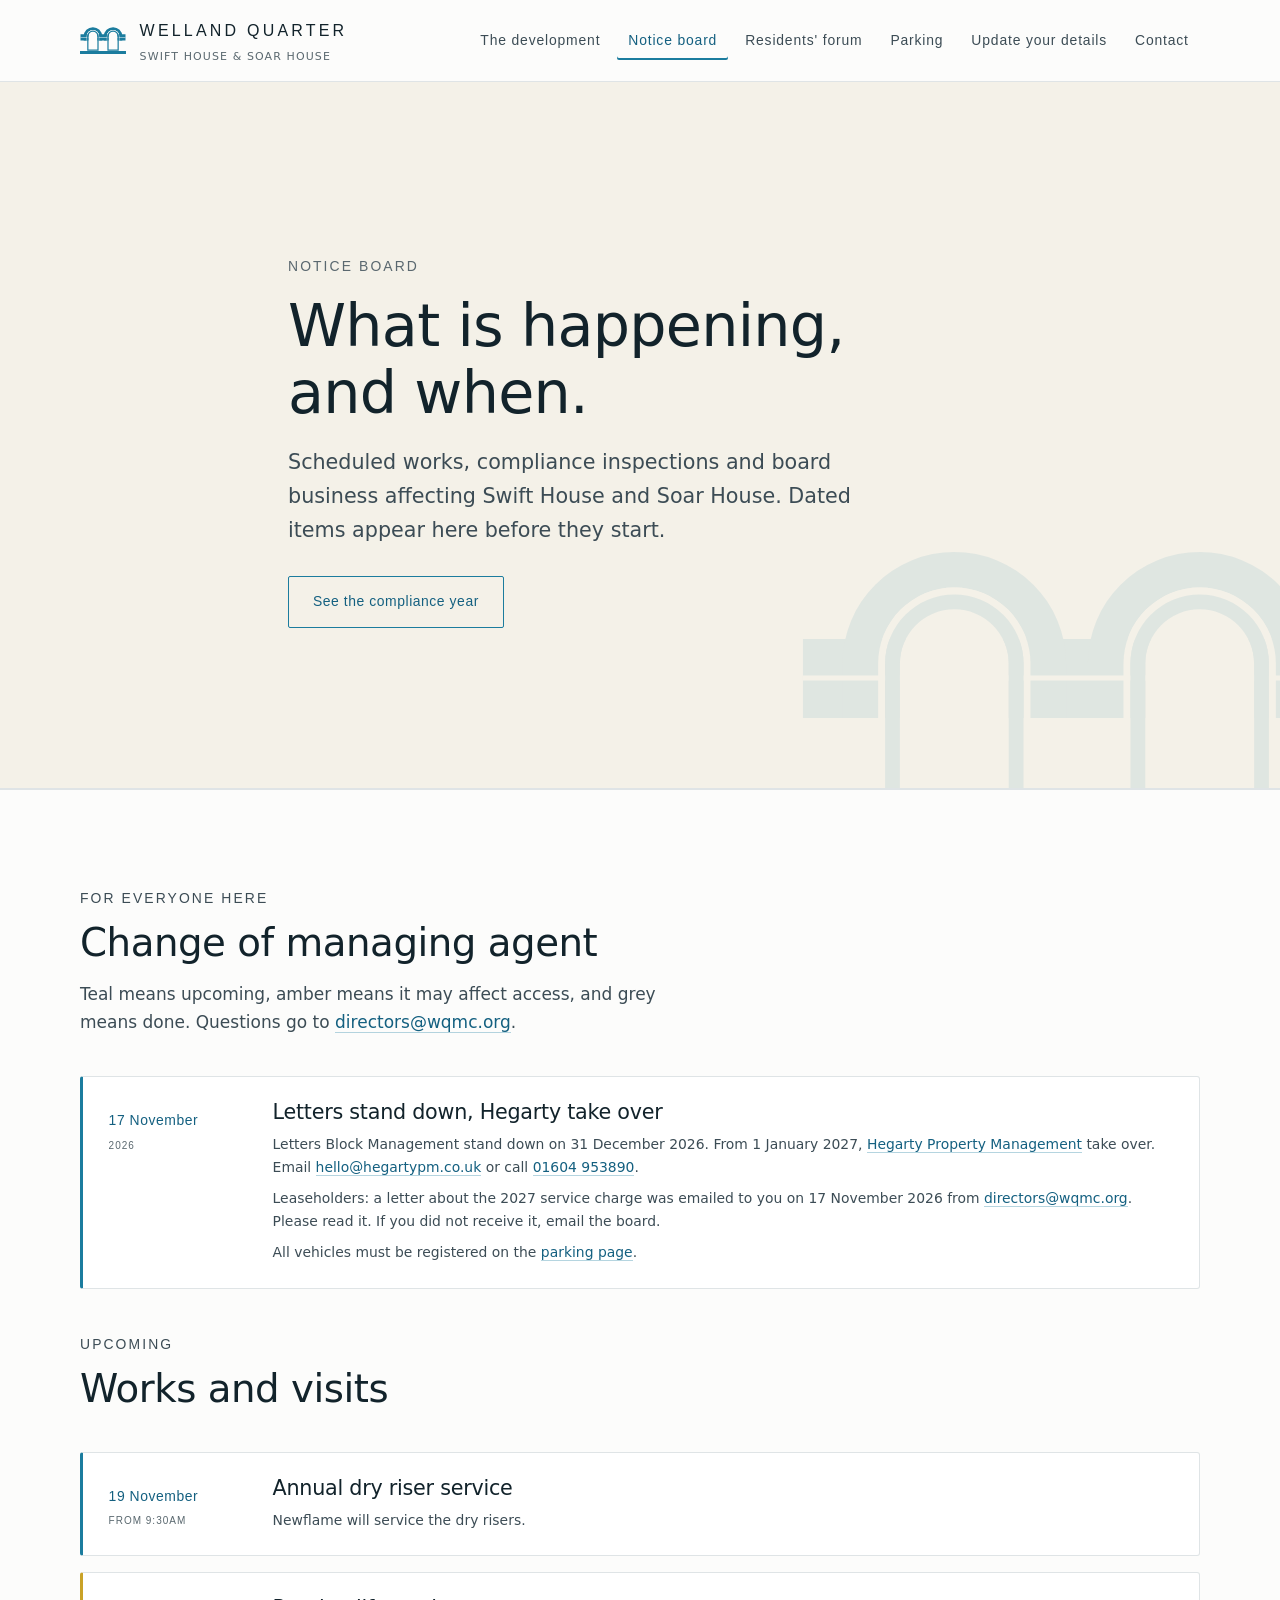
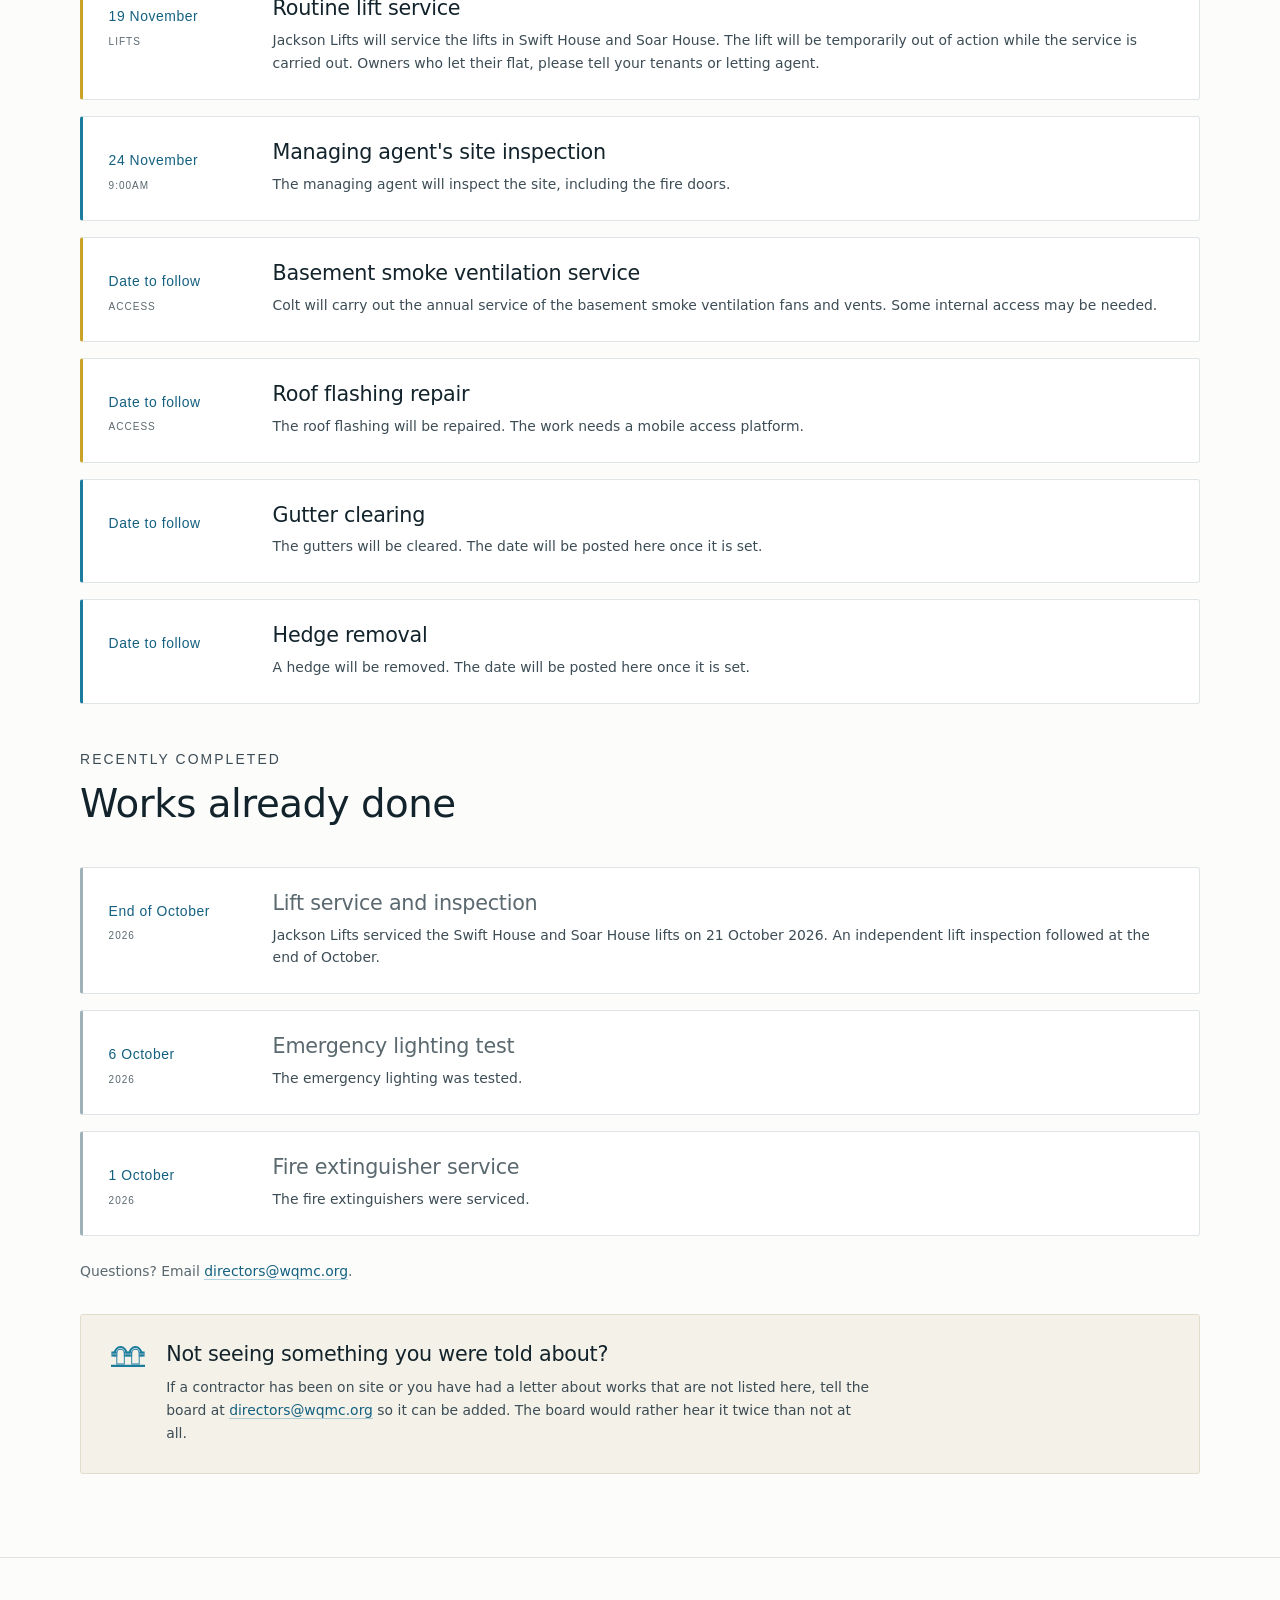
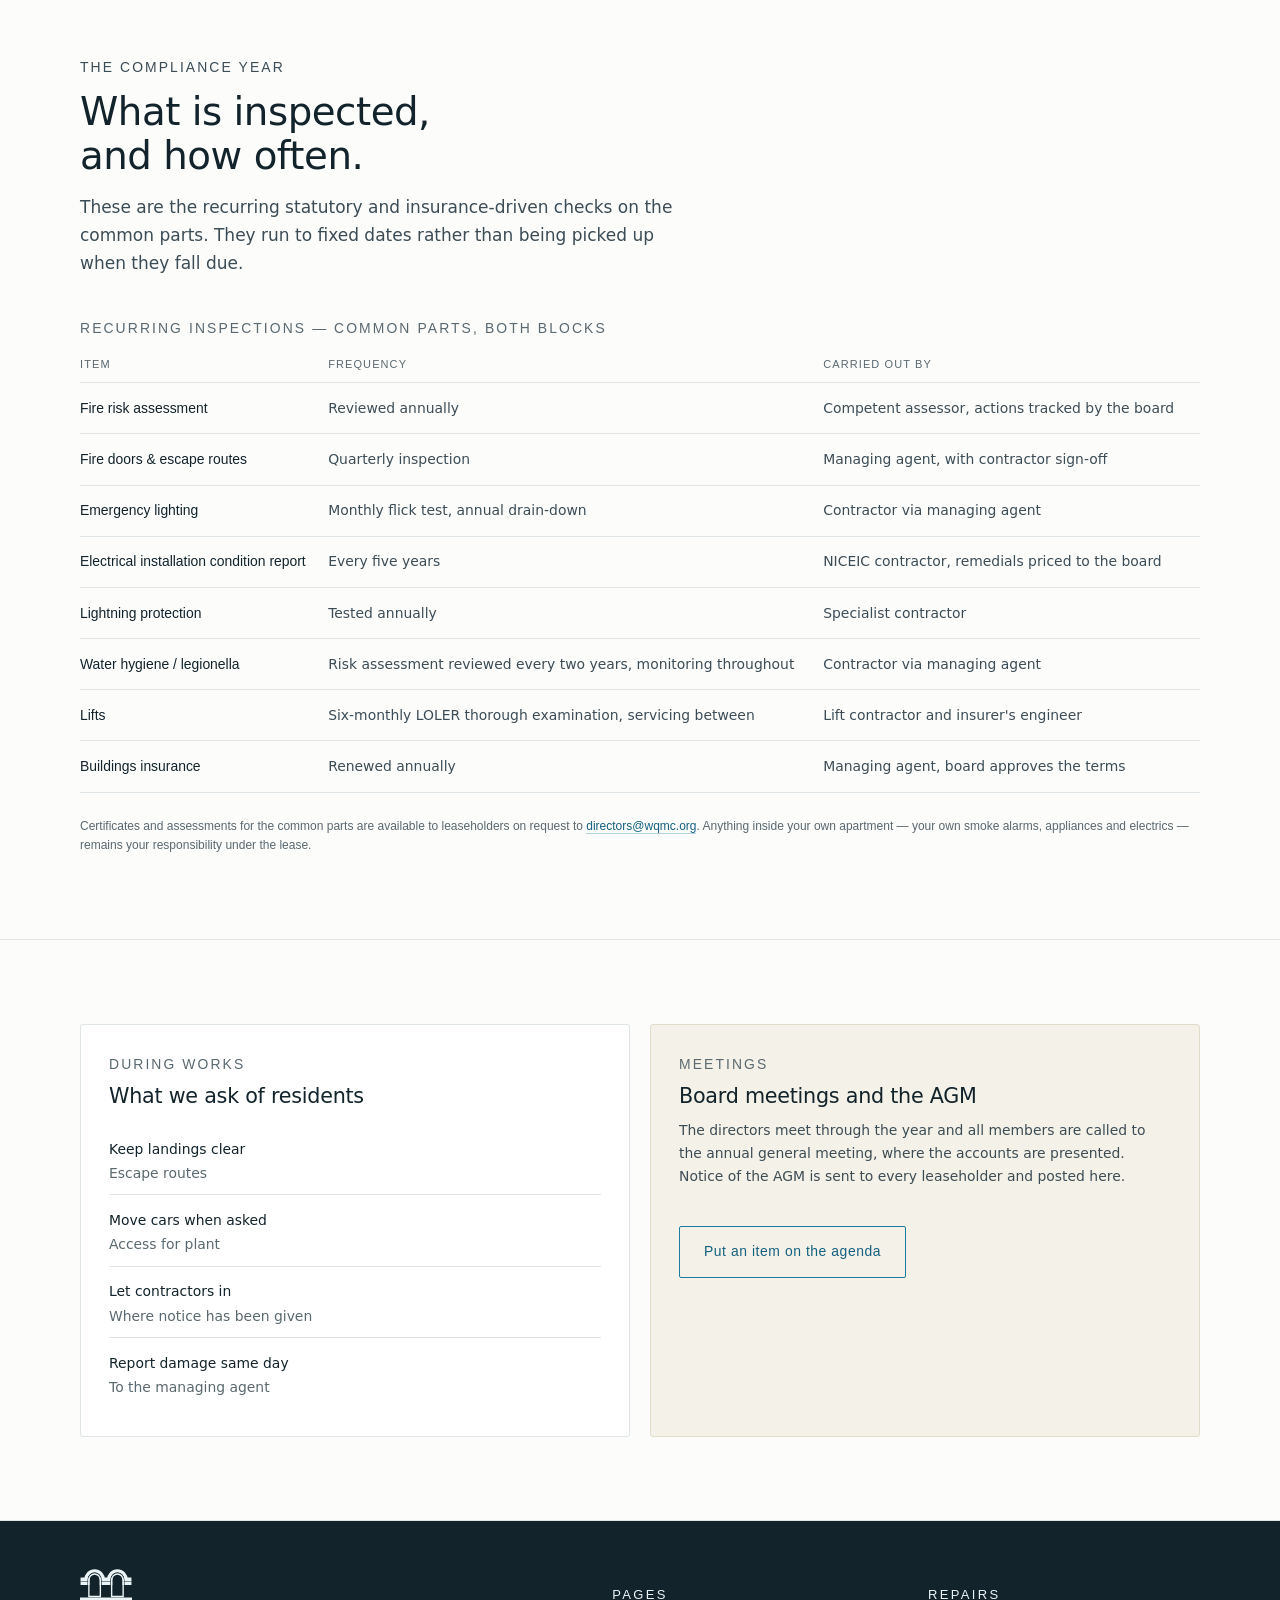
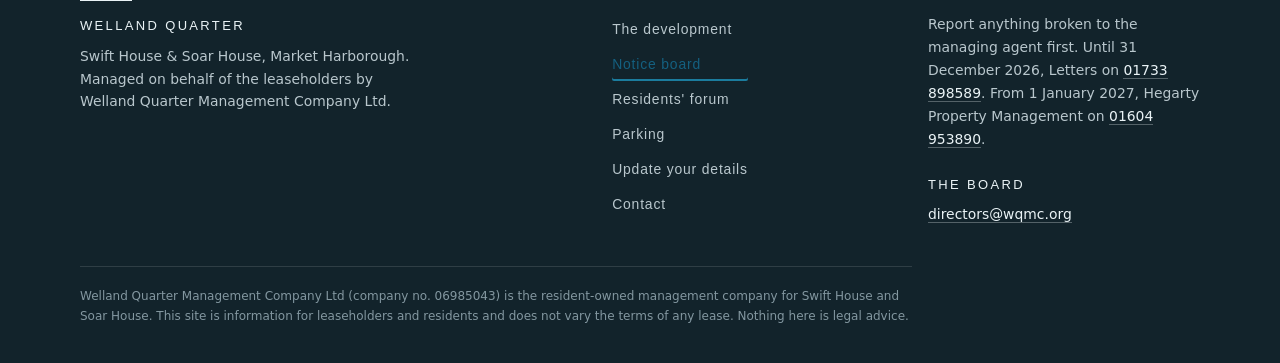
<file: notices.html>
<!doctype html>
<html lang="en-GB">
<head>
<meta charset="utf-8">
<meta name="viewport" content="width=device-width,initial-scale=1">
<title>Notice board — Welland Quarter</title>
<meta name="description" content="Scheduled works, compliance inspections and board business for Swift House and Soar House.">
<link rel="preconnect" href="https://api.fontshare.com" crossorigin>
<link rel="stylesheet" href="https://api.fontshare.com/v2/css?f[]=general-sans@400,500,600&f[]=satoshi@400,500&display=swap">
<link rel="stylesheet" href="styles.css">
<link rel="canonical" href="https://www.wqmc.org/notices.html">
<meta name="theme-color" content="#FCFCFB">
<meta property="og:site_name" content="Welland Quarter">
<meta property="og:type" content="website">
<meta property="og:locale" content="en_GB">
<meta property="og:title" content="Notice board — Welland Quarter">
<meta property="og:description" content="Scheduled works, compliance inspections and board business for Swift House and Soar House.">
<meta property="og:url" content="https://www.wqmc.org/notices.html">
<meta property="og:image" content="https://www.wqmc.org/share.png">
<meta property="og:image:alt" content="Welland Quarter, Swift House and Soar House, Market Harborough.">
<meta name="twitter:card" content="summary_large_image">
<link rel="apple-touch-icon" href="apple-touch-icon.png">
<link rel="icon" href="favicon.svg" type="image/svg+xml">
</head>
<body>
<a class="skip" href="#content">Skip to content</a>
<header class="top"><div class="shell top-in">
  <a class="brand" href="index.html"><img class="mark" src="mark.svg" alt="" width="46" height="28"><span><b>Welland Quarter</b><span>Swift House &amp; Soar House</span></span></a>
  <nav aria-label="Main">
    <a href="index.html">The development</a>
    <a href="notices.html" aria-current="page">Notice board</a>
    <a href="forum.html">Residents' forum</a>
    <a href="parking.html">Parking</a>
    <a href="update-records.html">Update your details</a>
    <a href="index.html#contact">Contact</a>
  </nav>
</div></header>
<main id="content" tabindex="-1">

<section class="hero">
  <div class="hero-art"><img class="mark" src="mark.svg" alt="" width="283" height="170"></div>
  <div class="shell hero-in">
    <p class="label">Notice board</p>
    <h1>What is happening, and when.</h1>
    <p class="lede">Scheduled works, compliance inspections and board business affecting
    Swift House and Soar House. Dated items appear here before they start.</p>
    <p style="margin-top:1.75rem"><a class="btn ghost" href="#cycle">See the compliance year</a></p>
  </div>
</section>

<section>
  <div class="shell">
    <div class="head">
      <p class="label">For everyone here</p>
      <h2>Change of managing agent</h2>
      <p>Teal means upcoming, amber means it may affect access, and grey means done.
      Questions go to <a href="mailto:directors@wqmc.org">directors@wqmc.org</a>.</p>
    </div>
    <div class="notices">
      <article class="notice">
        <p class="when">17 November<small>2026</small></p>
        <div>
          <h3>Letters stand down, Hegarty take over</h3>
          <p>Letters Block Management stand down on 31 December 2026. From 1 January 2027, <a href="https://www.hegartypm.co.uk/">Hegarty Property Management</a> take over. Email <a href="mailto:hello@hegartypm.co.uk">hello@hegartypm.co.uk</a> or call <a href="tel:+441604953890">01604 953890</a>.</p>
          <p>Leaseholders: a letter about the 2027 service charge was emailed to you on 17 November 2026 from <a href="mailto:directors@wqmc.org">directors@wqmc.org</a>. Please read it. If you did not receive it, email the board.</p>
          <p>All vehicles must be registered on the <a href="parking.html">parking page</a>.</p>
        </div>
      </article>
    </div>

    <div class="head" style="margin-top:2.75rem">
      <p class="label">Upcoming</p>
      <h2>Works and visits</h2>
    </div>
    <div class="notices">
      <article class="notice">
        <p class="when">19 November<small>From 9:30am</small></p>
        <div>
          <h3>Annual dry riser service</h3>
          <p>Newflame will service the dry risers.</p>
        </div>
      </article>
      <article class="notice info">
        <p class="when">19 November<small>Lifts</small></p>
        <div>
          <h3>Routine lift service</h3>
          <p>Jackson Lifts will service the lifts in Swift House and Soar House. The lift will be temporarily out of action while the service is carried out. Owners who let their flat, please tell your tenants or letting agent.</p>
        </div>
      </article>
      <article class="notice">
        <p class="when">24 November<small>9:00am</small></p>
        <div>
          <h3>Managing agent's site inspection</h3>
          <p>The managing agent will inspect the site, including the fire doors.</p>
        </div>
      </article>
      <article class="notice info">
        <p class="when">Date to follow<small>Access</small></p>
        <div>
          <h3>Basement smoke ventilation service</h3>
          <p>Colt will carry out the annual service of the basement smoke ventilation fans and vents. Some internal access may be needed.</p>
        </div>
      </article>
      <article class="notice info">
        <p class="when">Date to follow<small>Access</small></p>
        <div>
          <h3>Roof flashing repair</h3>
          <p>The roof flashing will be repaired. The work needs a mobile access platform.</p>
        </div>
      </article>
      <article class="notice">
        <p class="when">Date to follow</p>
        <div>
          <h3>Gutter clearing</h3>
          <p>The gutters will be cleared. The date will be posted here once it is set.</p>
        </div>
      </article>
      <article class="notice">
        <p class="when">Date to follow</p>
        <div>
          <h3>Hedge removal</h3>
          <p>A hedge will be removed. The date will be posted here once it is set.</p>
        </div>
      </article>
    </div>

    <div class="head" style="margin-top:2.75rem">
      <p class="label">Recently completed</p>
      <h2>Works already done</h2>
    </div>
    <div class="notices">
      <article class="notice done">
        <p class="when">End of October<small>2026</small></p>
        <div>
          <h3>Lift service and inspection</h3>
          <p>Jackson Lifts serviced the Swift House and Soar House lifts on 21 October 2026. An independent lift inspection followed at the end of October.</p>
        </div>
      </article>
      <article class="notice done">
        <p class="when">6 October<small>2026</small></p>
        <div>
          <h3>Emergency lighting test</h3>
          <p>The emergency lighting was tested.</p>
        </div>
      </article>
      <article class="notice done">
        <p class="when">1 October<small>2026</small></p>
        <div>
          <h3>Fire extinguisher service</h3>
          <p>The fire extinguishers were serviced.</p>
        </div>
      </article>
    </div>
    <p class="fine" style="margin-top:1.5rem">Questions? Email <a href="mailto:directors@wqmc.org">directors@wqmc.org</a>.</p>
    <div class="callout" style="margin-top:2rem">
      <img class="mark" src="mark.svg" alt="" width="34" height="20">
      <div>
        <h3>Not seeing something you were told about?</h3>
        <p>If a contractor has been on site or you have had a letter about works that are not
        listed here, tell the board at
        <a href="mailto:directors@wqmc.org">directors@wqmc.org</a> so it can be added. The
        board would rather hear it twice than not at all.</p>
      </div>
    </div>
  </div>
</section>

<section id="cycle">
  <div class="shell">
    <div class="head">
      <p class="label">The compliance year</p>
      <h2>What is inspected, and how often.</h2>
      <p>These are the recurring statutory and insurance-driven checks on the common parts.
      They run to fixed dates rather than being picked up when they fall due.</p>
    </div>
    <table class="cycle">
      <caption>Recurring inspections &mdash; common parts, both blocks</caption>
      <thead><tr><th scope="col">Item</th><th scope="col">Frequency</th><th scope="col">Carried out by</th></tr></thead>
      <tbody id="wq-cycle"><tr><td>Fire risk assessment</td><td>Reviewed annually</td><td>Competent assessor, actions tracked by the board</td></tr><tr><td>Fire doors &amp; escape routes</td><td>Quarterly inspection</td><td>Managing agent, with contractor sign-off</td></tr><tr><td>Emergency lighting</td><td>Monthly flick test, annual drain-down</td><td>Contractor via managing agent</td></tr><tr><td>Electrical installation condition report</td><td>Every five years</td><td>NICEIC contractor, remedials priced to the board</td></tr><tr><td>Lightning protection</td><td>Tested annually</td><td>Specialist contractor</td></tr><tr><td>Water hygiene / legionella</td><td>Risk assessment reviewed every two years, monitoring throughout</td><td>Contractor via managing agent</td></tr><tr><td>Lifts</td><td>Six-monthly LOLER thorough examination, servicing between</td><td>Lift contractor and insurer's engineer</td></tr><tr><td>Buildings insurance</td><td>Renewed annually</td><td>Managing agent, board approves the terms</td></tr></tbody>
    </table>
    <p class="hint" style="margin-top:1.5rem">Certificates and assessments for the common parts
    are available to leaseholders on request to
    <a href="mailto:directors@wqmc.org">directors@wqmc.org</a>. Anything inside your own apartment
    &mdash; your own smoke alarms, appliances and electrics &mdash; remains your
    responsibility under the lease.</p>
  </div>
</section>

<section>
  <div class="shell">
    <div class="cols two">
      <div class="panel">
        <p class="label">During works</p>
        <h3 style="margin-top:.6rem">What we ask of residents</h3>
        <ul class="people">
          <li><b>Keep landings clear</b><span>Escape routes</span></li>
          <li><b>Move cars when asked</b><span>Access for plant</span></li>
          <li><b>Let contractors in</b><span>Where notice has been given</span></li>
          <li><b>Report damage same day</b><span>To the managing agent</span></li>
        </ul>
      </div>
      <div class="panel accent">
        <p class="label">Meetings</p>
        <h3 style="margin-top:.6rem">Board meetings and the AGM</h3>
        <p style="color:var(--ink-soft);font-size:var(--step--1);margin-top:.6rem">
        The directors meet through the year and all members are called to the annual general
        meeting, where the accounts are presented. Notice of the AGM
        is sent to every leaseholder and posted here.</p>
        <p style="margin-top:1.1rem"><a class="btn ghost" href="forum.html">Put an item on the agenda</a></p>
      </div>
    </div>
  </div>
</section>

<script>
(function () {
  var BASE = 'https://docs.google.com/spreadsheets/d/1ytKmrHMg7SD64i7arUeqv4y6hYGssRJjodlGwGnIxIo/gviz/tq?tqx=out:csv&headers=1&sheet=';
  function parseCSV(text) {
    var rows = [], row = [], val = '', q = false, i, c;
    for (i = 0; i < text.length; i++) {
      c = text[i];
      if (q) {
        if (c === '"') { if (text[i + 1] === '"') { val += '"'; i++; } else { q = false; } }
        else { val += c; }
      } else if (c === '"') { q = true; }
      else if (c === ',') { row.push(val); val = ''; }
      else if (c === '\n') { row.push(val); rows.push(row); row = []; val = ''; }
      else if (c !== '\r') { val += c; }
    }
    if (val.length || row.length) { row.push(val); rows.push(row); }
    return rows.filter(function (r) { return r.some(function (x) { return x.trim(); }); });
  }
  function esc(s) {
    return String(s).replace(/[&<>"']/g, function (ch) {
      return { '&':'&amp;', '<':'&lt;', '>':'&gt;', '"':'&quot;', "'":'&#39;' }[ch];
    });
  }
  function grab(url) {
    return fetch(url, { cache: 'no-store' })
      .then(function (r) {
        if (!r.ok) throw new Error(String(r.status));
        return r.text();
      })
      .then(function (text) { return { ok: true, text: text }; })
      .catch(function () { return { ok: false, text: '' }; });
  }
  var cycle = document.getElementById('wq-cycle');
  if (!cycle) return;
  grab(BASE + 'Compliance').then(function (res) {
    var text = res && res.text;
    if (!text) return;
    var rows = parseCSV(text);
    if (rows.length < 2) return;
    var head = rows[0].map(function (h) { return h.trim().toLowerCase(); });
    var find = function () {
      for (var a = 0; a < arguments.length; a++) {
        for (var i = 0; i < head.length; i++) {
          if (head[i].indexOf(arguments[a]) === 0) return i;
        }
      }
      return -1;
    };
    var cItem = find('item', 'check'), cFreq = find('frequency', 'how often'),
        cBy = find('carried out by', 'by', 'who'), cShow = find('show');
    if (cItem < 0 || cFreq < 0) return;
    var out = rows.slice(1).map(function (r) {
      var g = function (i) { return i >= 0 && r[i] ? r[i].trim() : ''; };
      return { item: g(cItem), freq: g(cFreq), by: g(cBy), show: g(cShow).toLowerCase() };
    }).filter(function (x) {
      if (!x.item) return false;
      return x.show !== 'no' && x.show !== 'hidden' && x.show !== 'false';
    });
    if (!out.length) return;
    cycle.innerHTML = out.map(function (x) {
      return '<tr><td>' + esc(x.item) + '</td><td>' + esc(x.freq) +
             '</td><td>' + esc(x.by) + '</td></tr>';
    }).join('');
    cycle.setAttribute('data-state', 'live');
  });
})();
</script>
</main>
<footer><div class="shell">
  <div class="f-in">
    <div style="max-width:22rem">
      <img class="mark" src="mark-light.svg" alt="" width="52" height="31">
      <b>Welland Quarter</b>
      <p>Swift House &amp; Soar House, Market Harborough. Managed on behalf of the
      leaseholders by Welland Quarter Management Company Ltd.</p>
    </div>
    <div>
      <b>Pages</b>
      <nav aria-label="Footer">
        <a href="index.html">The development</a>
        <a href="notices.html" aria-current="page">Notice board</a>
        <a href="forum.html">Residents' forum</a>
        <a href="parking.html">Parking</a>
        <a href="update-records.html">Update your details</a>
        <a href="index.html#contact">Contact</a>
      </nav>
    </div>
    <div style="max-width:17rem">
      <b>Repairs</b>
      <p>Report anything broken to the managing agent first.
      Until 31 December 2026, Letters on
      <a href="tel:+441733898589">01733 898589</a>.
      From 1 January 2027, Hegarty Property Management on
      <a href="tel:+441604953890">01604 953890</a>.</p>
      <b style="margin-top:1.4rem">The board</b>
      <p><a href="mailto:directors@wqmc.org">directors@wqmc.org</a></p>
    </div>
  </div>
  <p class="fine">Welland Quarter Management Company Ltd (company no. 06985043) is the
  resident-owned management company for Swift House and Soar House. This site is
  information for leaseholders and residents and does not vary the terms of any lease.
  Nothing here is legal advice.</p>
</div></footer>
<script data-goatcounter="https://wqmc.goatcounter.com/count" async src="//gc.zgo.at/count.js"></script>
</body>
</html>
</file>
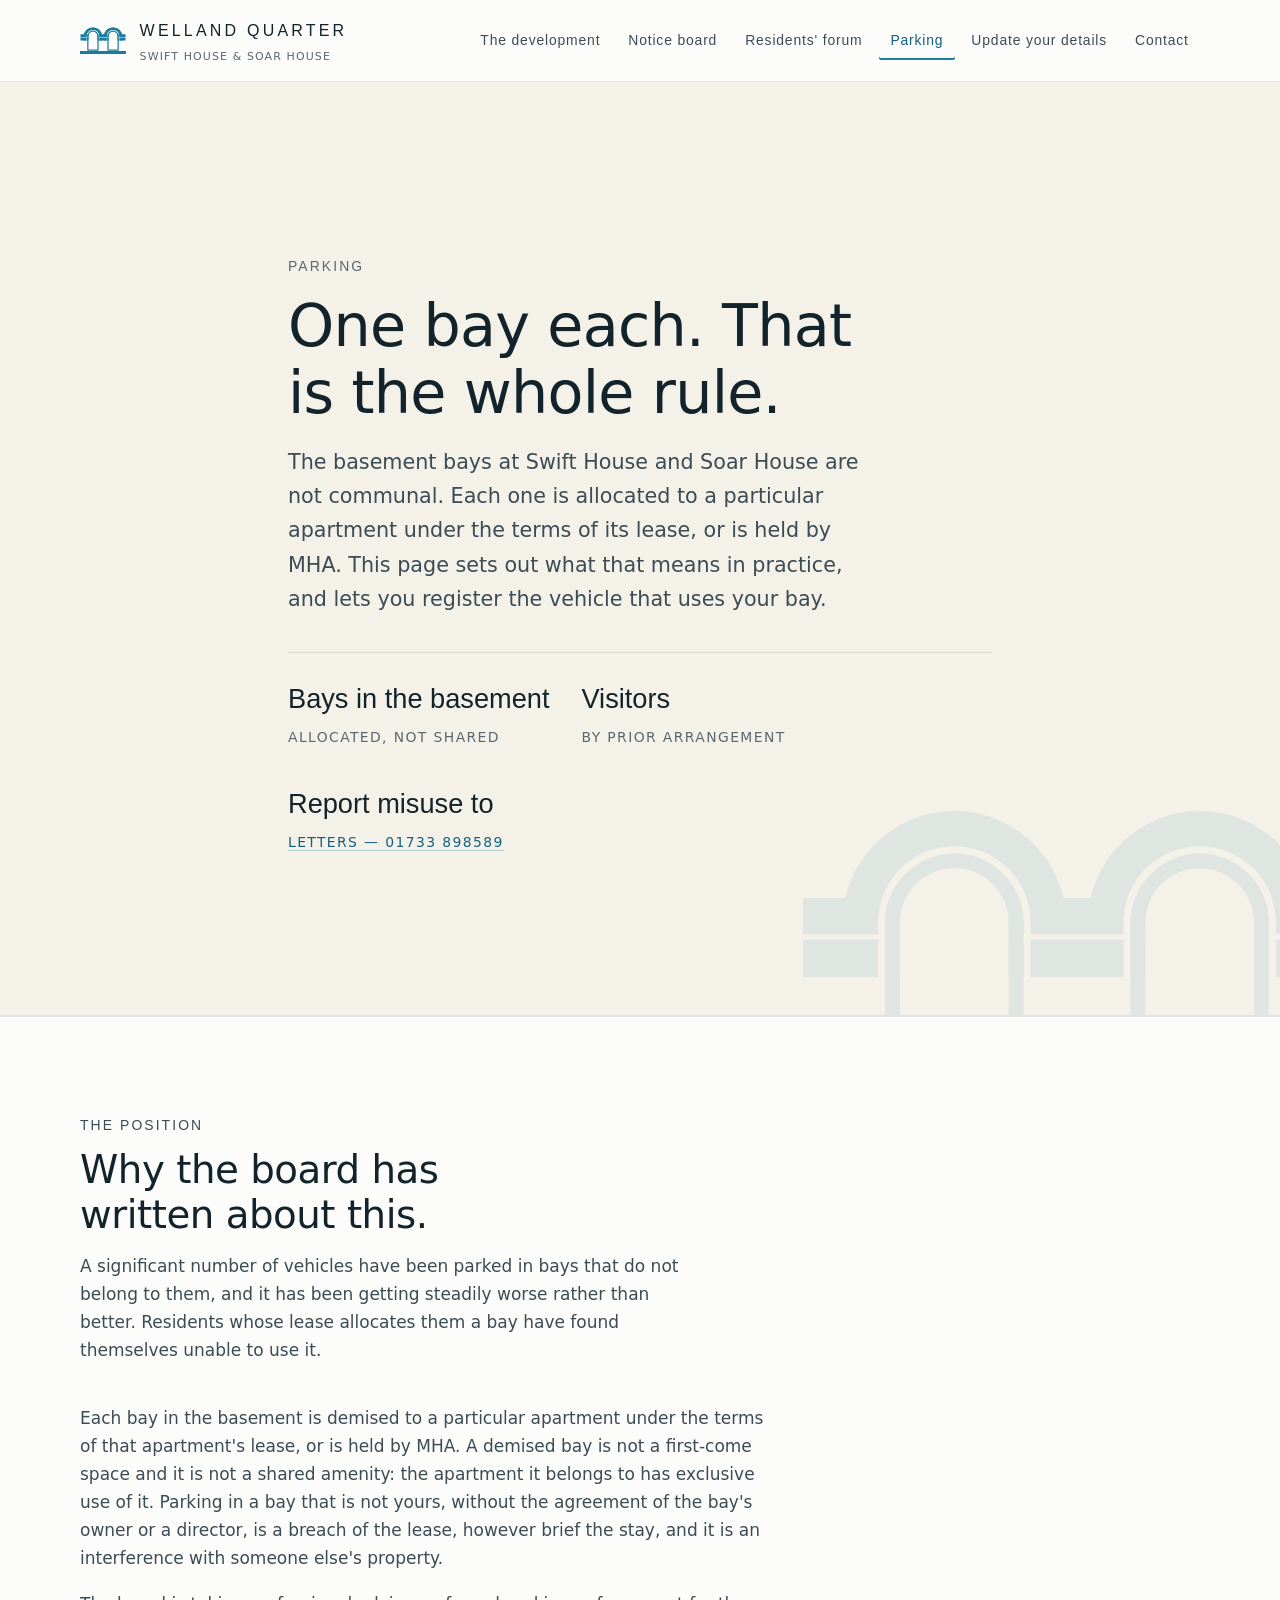
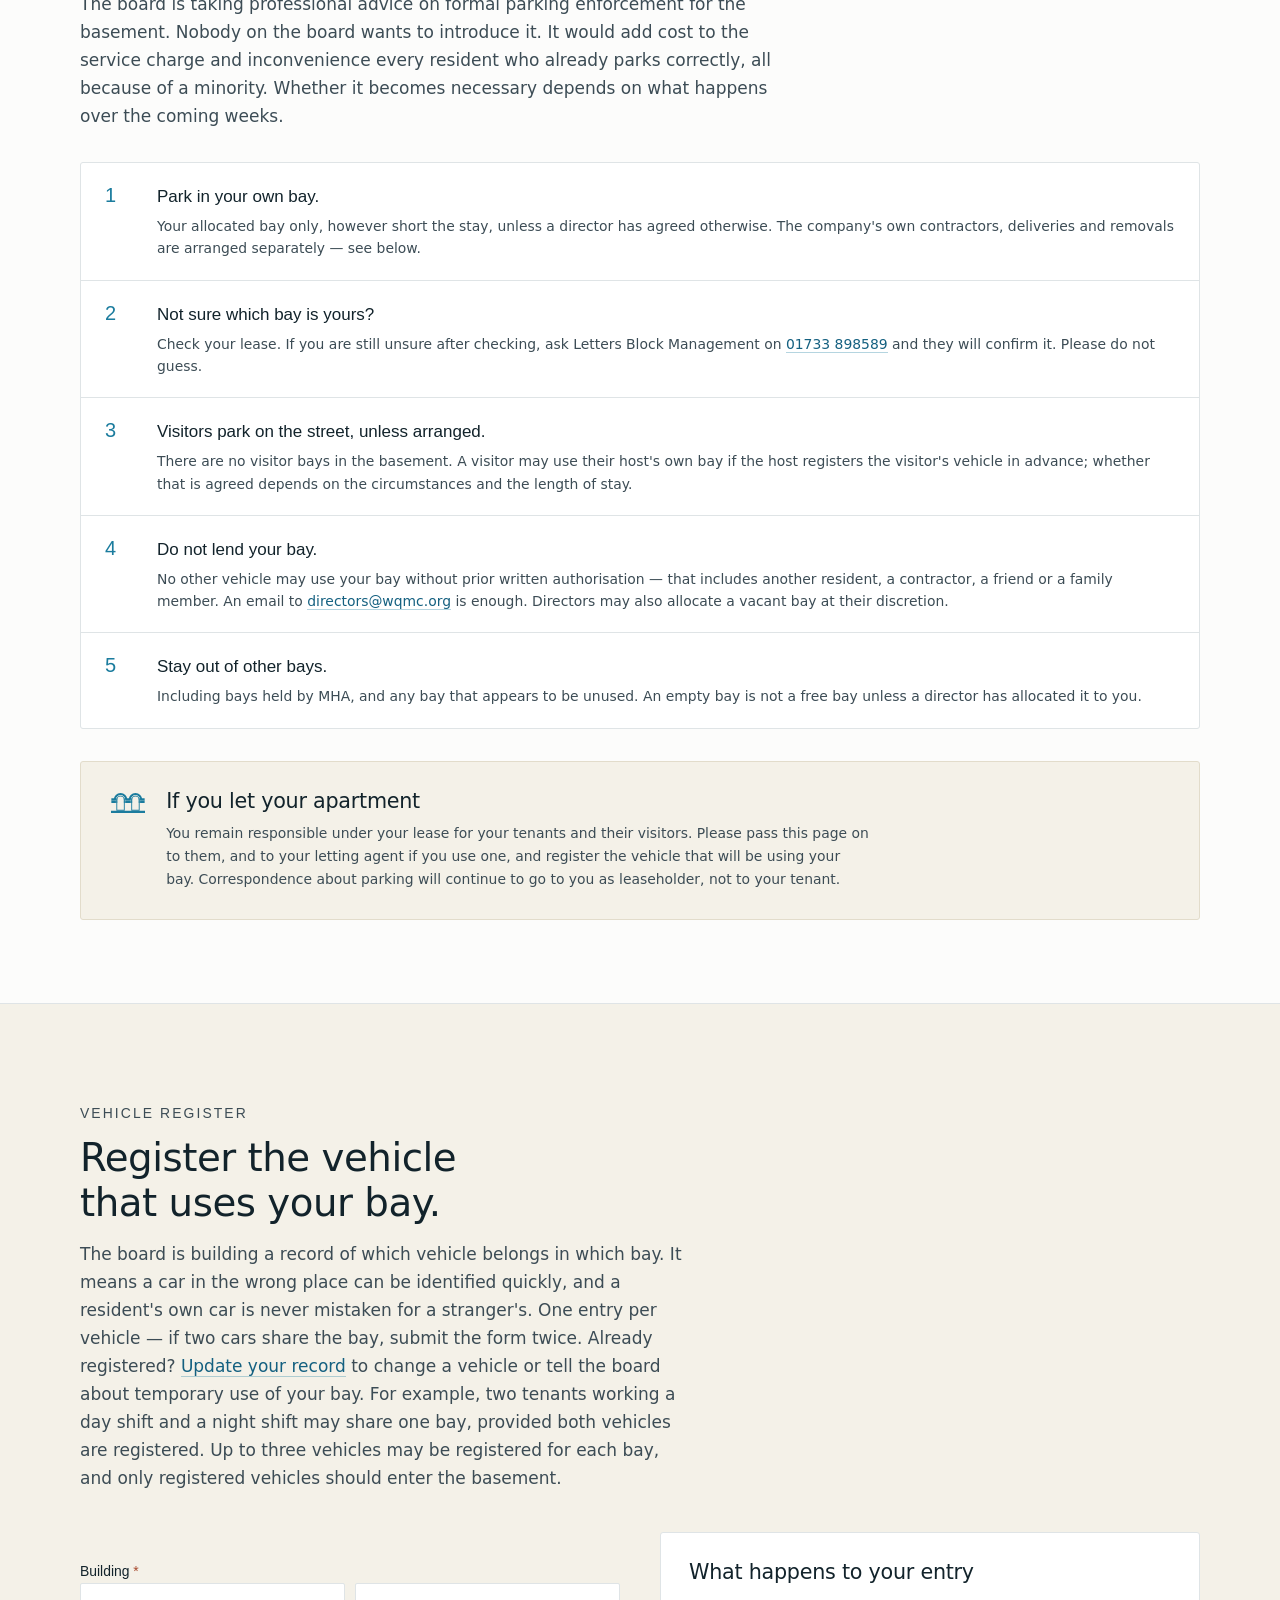
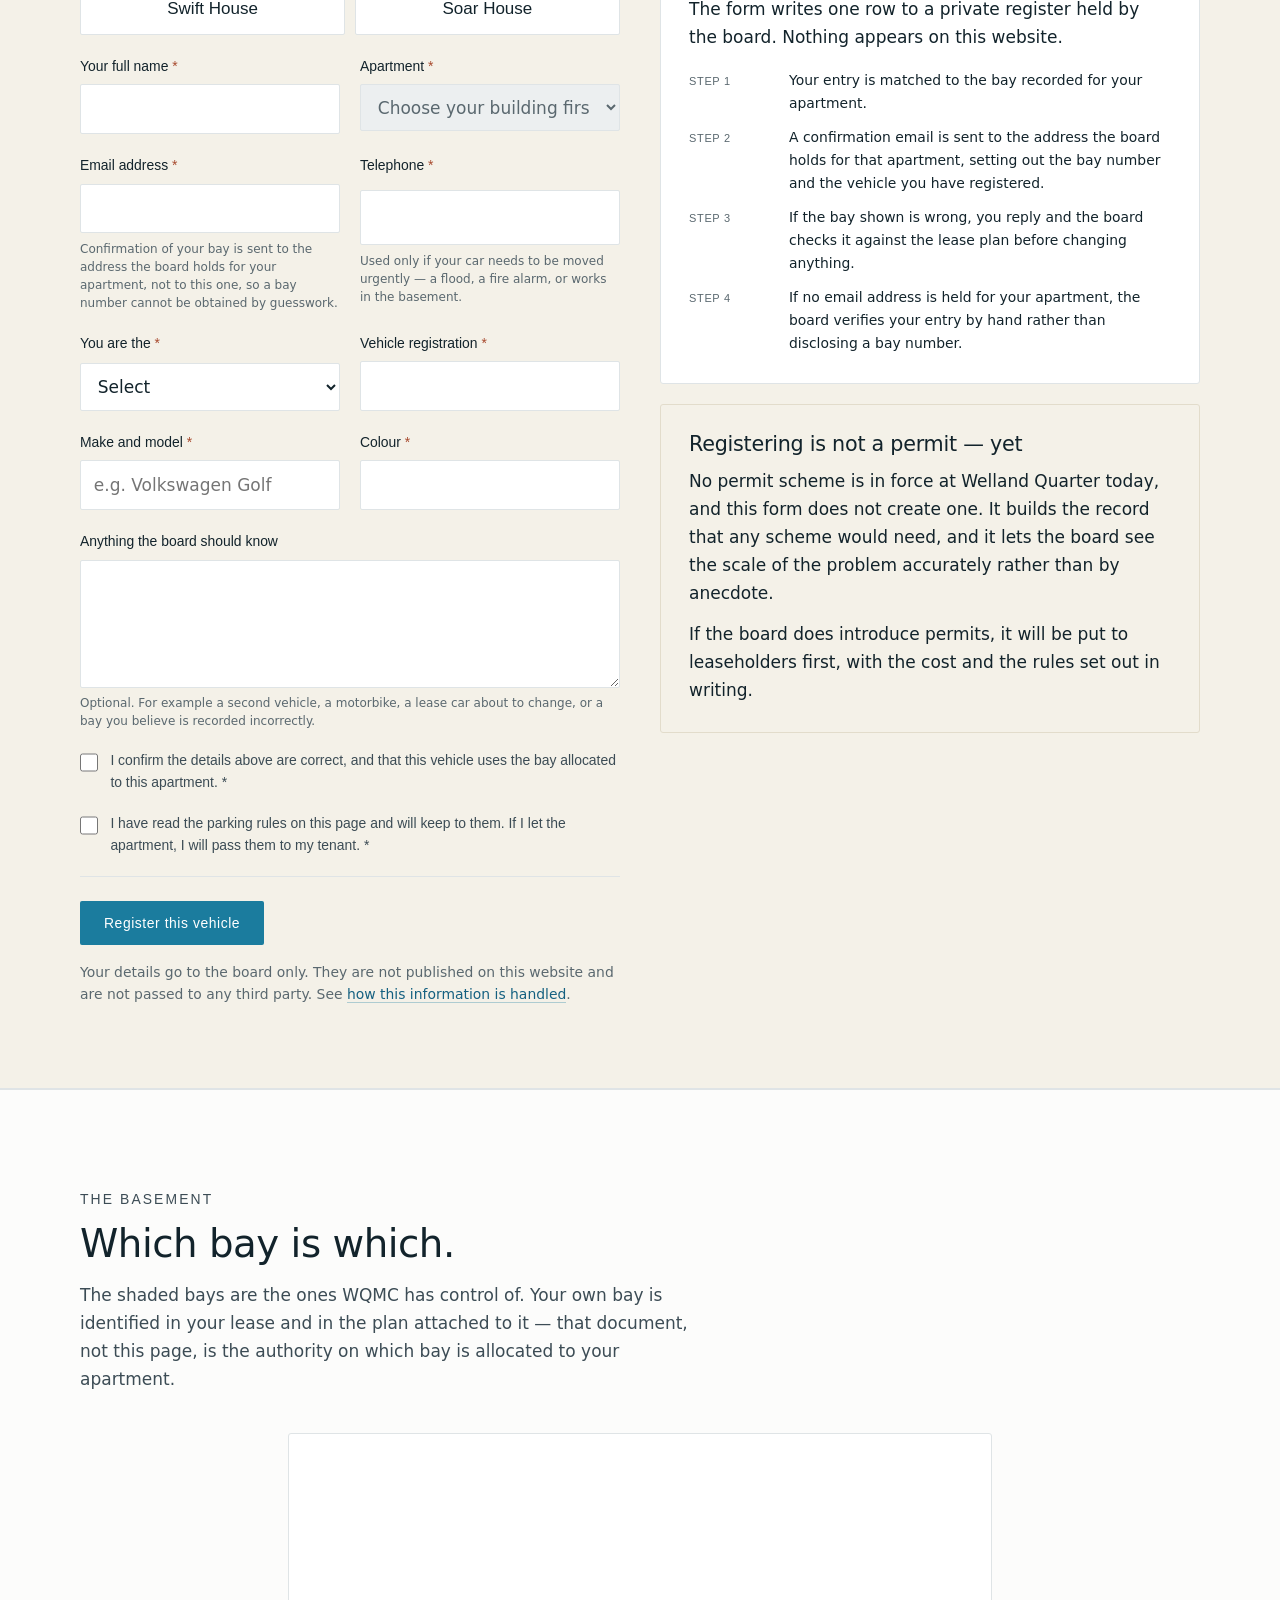
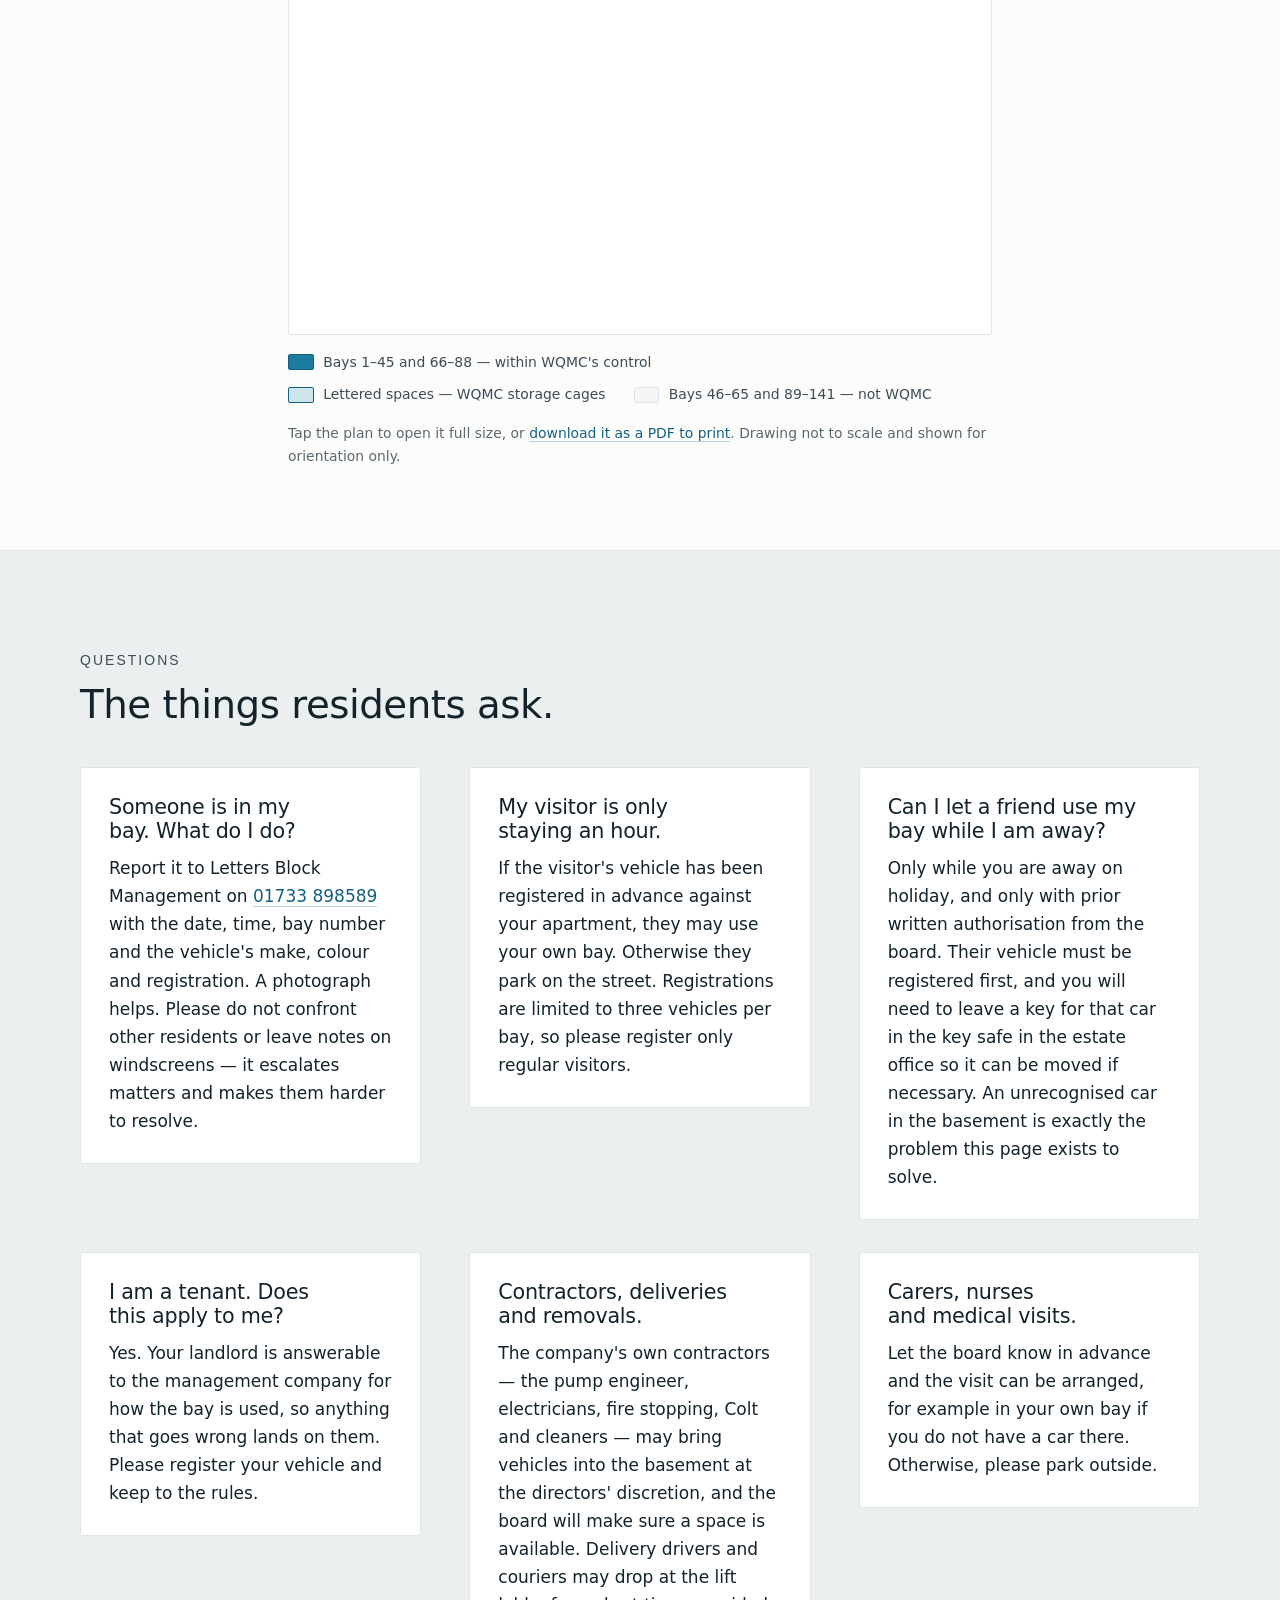
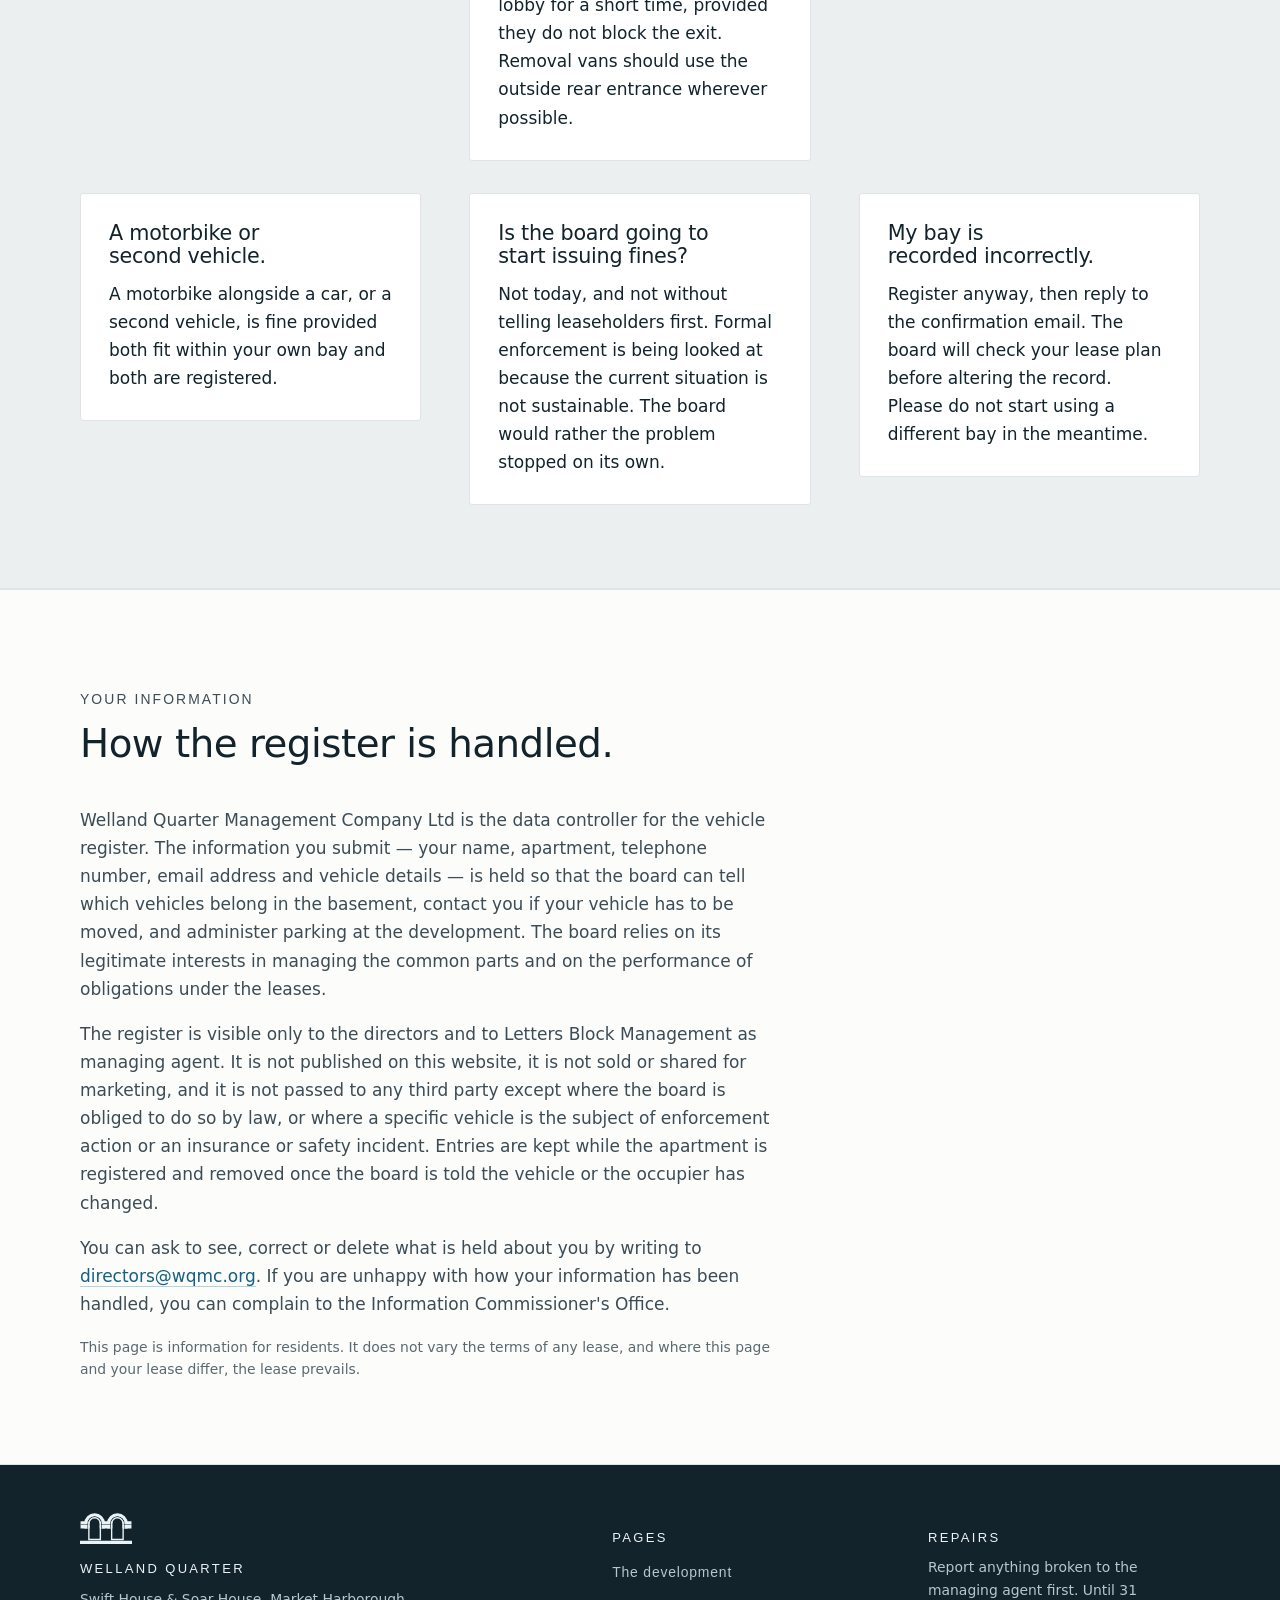
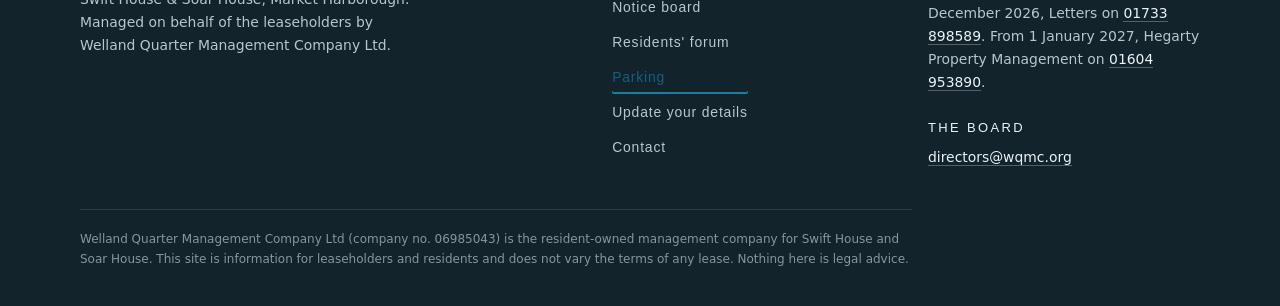
<file: parking-preview.html>
<!doctype html>
<html lang="en-GB">
<head>
<meta charset="utf-8">
<meta name="viewport" content="width=device-width,initial-scale=1">
<meta name="robots" content="noindex">
<meta http-equiv="refresh" content="0;url=parking.html">
<link rel="canonical" href="https://www.wqmc.org/parking.html">
<title>Parking — Welland Quarter</title>
</head>
<body>
<p><a href="parking.html">Continue to the parking page</a>.</p>
<script data-goatcounter="https://wqmc.goatcounter.com/count" async src="//gc.zgo.at/count.js"></script>
</body>
</html>
</file>
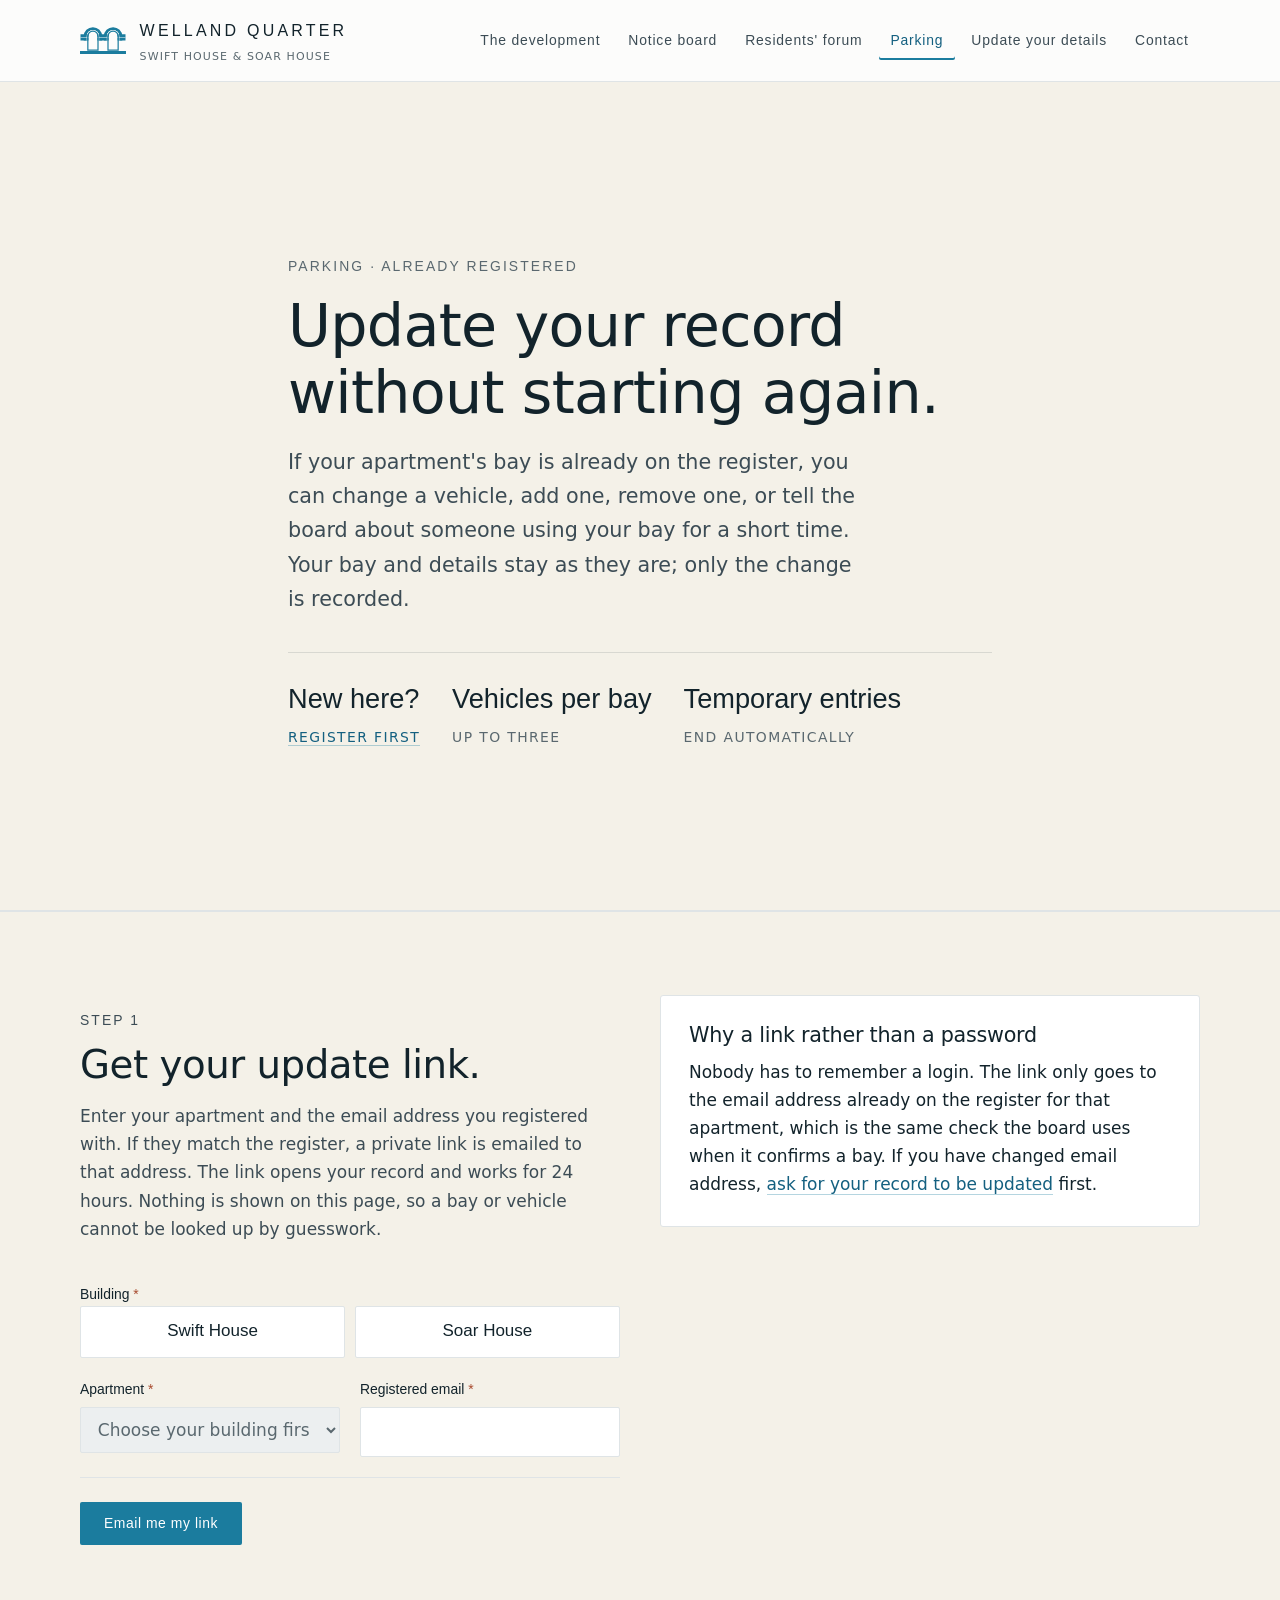
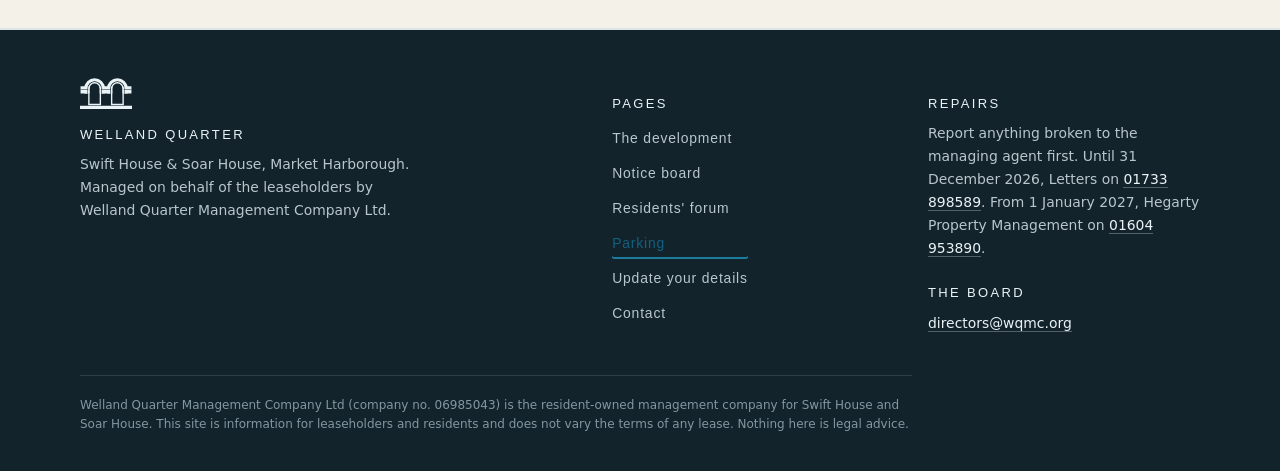
<file: parking-update.html>
<!doctype html>
<html lang="en-GB">
<head>
<meta charset="utf-8">
<meta name="viewport" content="width=device-width,initial-scale=1">
<title>Update your parking record — Welland Quarter</title>
<meta name="description" content="Change a vehicle already on the Welland Quarter basement register, or tell the board about temporary use of your bay.">
<link rel="preconnect" href="https://api.fontshare.com" crossorigin>
<link rel="stylesheet" href="https://api.fontshare.com/v2/css?f[]=general-sans@400,500,600&f[]=satoshi@400,500&display=swap">
<link rel="stylesheet" href="styles.css">
<link rel="canonical" href="https://www.wqmc.org/parking-update.html">
<meta name="theme-color" content="#FCFCFB">
<meta property="og:site_name" content="Welland Quarter">
<meta property="og:type" content="website">
<meta property="og:locale" content="en_GB">
<meta property="og:title" content="Update your parking record — Welland Quarter">
<meta property="og:description" content="Change a vehicle already on the Welland Quarter basement register, or tell the board about temporary use of your bay.">
<meta property="og:url" content="https://www.wqmc.org/parking-update.html">
<meta property="og:image" content="https://www.wqmc.org/share.png">
<meta property="og:image:alt" content="Welland Quarter, Swift House and Soar House, Market Harborough.">
<meta name="twitter:card" content="summary_large_image">
<link rel="apple-touch-icon" href="apple-touch-icon.png">
<link rel="icon" href="favicon.svg" type="image/svg+xml">
<style>[hidden]{display:none!important}.wq-f>label{display:block}.wq-f .req{display:inline}</style>
</head>
<body>
<a class="skip" href="#content">Skip to content</a>
<header class="top"><div class="shell top-in">
  <a class="brand" href="index.html"><img class="mark" src="mark.svg" alt="" width="46" height="28"><span><b>Welland Quarter</b><span>Swift House &amp; Soar House</span></span></a>
  <nav aria-label="Main">
    <a href="index.html">The development</a>
    <a href="notices.html">Notice board</a>
    <a href="forum.html">Residents' forum</a>
    <a href="parking.html" aria-current="page">Parking</a>
    <a href="update-records.html">Update your details</a>
    <a href="index.html#contact">Contact</a>
  </nav>
</div></header>
<main id="content" tabindex="-1">
<section class="hero"><div class="shell hero-in">
<p class="label">Parking &middot; already registered</p>
<h1>Update your record without starting again.</h1>
<p class="lede">If your apartment's bay is already on the register, you can change a vehicle,
add one, remove one, or tell the board about someone using your bay for a short time. Your
bay and details stay as they are; only the change is recorded.</p>
<div class="hero-meta">
<div><b>New here?</b><span><a href="parking.html#register">Register first</a></span></div>
<div><b>Vehicles per bay</b><span>Up to three</span></div>
<div><b>Temporary entries</b><span>End automatically</span></div>
</div></div></section>

<section id="link-step" style="background:var(--cream);border-block:1px solid var(--line)">
<div class="shell"><div class="cols two" style="align-items:start;gap:2.5rem">
<div>
<div class="head"><p class="label">Step 1</p><h2>Get your update link.</h2>
<p>Enter your apartment and the email address you registered with. If they match the
register, a private link is emailed to that address. The link opens your record and works
for 24 hours. Nothing is shown on this page, so a bay or vehicle cannot be looked up by
guesswork.</p></div>
<form class="wq-form" id="u-req" novalidate>
<div class="wq-who">
<fieldset class="wq-bldg-set" id="u-bldg-set">
<legend>Building <span class="req">*</span></legend>
<div class="wq-bldg">
<label class="wq-bldg-btn"><input type="radio" name="building" value="Swift" required><span>Swift House</span></label>
<label class="wq-bldg-btn"><input type="radio" name="building" value="Soar" required><span>Soar House</span></label>
</div>
</fieldset>
<div class="wq-f wq-flat"><label for="u-apt">Apartment <span class="req">*</span></label>
<select id="u-apt" name="apartment" required class="is-waiting"><option value="">Choose your building first</option></select>
<small id="u-apt-code" hidden></small></div>
<div class="wq-f wq-pair"><label for="u-email">Registered email <span class="req">*</span></label>
<input id="u-email" name="email" type="email" autocomplete="email" required></div>
</div>
<div class="wq-sub"><button class="btn" type="submit">Email me my link</button></div>
</form>
<div class="wq-msg ok" id="u-req-ok" role="status" hidden><b>Check your inbox.</b>If the details match the
register, a link is on its way. If nothing arrives within an hour, email
<a href="mailto:directors@wqmc.org">directors@wqmc.org</a>.</div>
<div class="wq-msg bad" id="u-req-bad" role="alert" hidden><b>Not sent.</b><span id="u-req-bad-t"></span></div>
<div class="wq-msg wait" id="u-req-preview" role="status" hidden><b>Preview: not submitted</b><span id="u-req-preview-t"></span>
<pre id="u-req-preview-json" class="wq-preview-json"></pre></div>
</div>
<div class="panel"><h3>Why a link rather than a password</h3>
<p>Nobody has to remember a login. The link only goes to the email address already on the
register for that apartment, which is the same check the board uses when it confirms a bay.
If you have changed email address, <a href="update-records.html">ask for your record to be updated</a> first.</p>
</div>
</div></div></section>

<section id="update" hidden>
<div class="shell">
<div class="head"><p class="label">Step 2</p><h2>What has changed?</h2>
<p id="u-who">Your record: <b id="u-rec">loading&hellip;</b></p></div>
<form class="wq-form" id="u-form" novalidate style="max-width:46rem">
<div class="wq-f"><label for="u-type">Type of update <span class="req">*</span></label>
<select id="u-type" name="type" required>
<option value="">Select</option>
<optgroup label="Permanent">
<option value="replace">Replace my vehicle (new car)</option>
<option value="add">Add another vehicle to my bay (up to three)</option>
<option value="remove">Remove a vehicle</option>
</optgroup>
<optgroup label="Temporary &mdash; ends automatically">
<option value="visitor">A visitor using my bay</option>
<option value="holiday">A friend or family member using my bay while I am away</option>
<option value="hire">Hire or courtesy car while mine is off the road</option>
<option value="carer">Carer, nurse or medical visit</option>
<option value="contractor">My own contractor working in my apartment</option>
</optgroup>
</select></div>

<div class="wq-f" data-for="replace remove"><label for="u-old">Vehicle being replaced or removed</label>
<select id="u-old" name="old_registration"><option value="">Select</option></select></div>

<div data-for="replace add visitor holiday hire carer contractor">
<div class="wq-row two">
<div class="wq-f"><label for="u-reg">Registration <span class="req">*</span></label>
<input id="u-reg" name="registration" maxlength="10" autocapitalize="characters" spellcheck="false" data-req></div>
<div class="wq-f"><label for="u-make">Make and model <span class="req">*</span></label>
<input id="u-make" name="vehicle" data-req></div>
</div>
<div class="wq-row two" style="margin-top:1.25rem">
<div class="wq-f"><label for="u-colour">Colour <span class="req">*</span></label>
<input id="u-colour" name="colour" data-req></div>
<div class="wq-f" data-for="visitor holiday hire carer contractor"><label for="u-driver">Driver's name</label>
<input id="u-driver" name="driver"><small>So a director can tell who the car belongs to.</small></div>
</div></div>

<div class="wq-row two" data-for="visitor holiday hire carer contractor">
<div class="wq-f"><label for="u-from">From <span class="req">*</span></label><input id="u-from" name="from" type="date" data-req></div>
<div class="wq-f"><label for="u-to">Until <span class="req">*</span></label><input id="u-to" name="to" type="date" data-req>
<small>Up to 14 days. The entry drops off the register the day after.</small></div>
</div>

<label class="wq-check" data-for="holiday"><input type="checkbox" name="key_left" data-req>
<span>I will leave a key for this car in the key safe in the estate office, so it can be moved if necessary. <span class="req">*</span></span></label>

<p class="fine" data-for="visitor holiday carer contractor">Your bay must be empty for the period, and these uses
need a director's agreement. You will get an email when it is approved; until then the car should park on the street.</p>

<div class="wq-f"><label for="u-notes">Anything the board should know</label><textarea id="u-notes" name="notes" rows="3"></textarea></div>
<div class="wq-sub"><button class="btn" type="submit" id="u-submit">Send update</button></div>
</form>
<div class="wq-msg ok" id="u-ok" role="status" hidden><b>Update received.</b>A confirmation has been sent to your registered email.</div>
<div class="wq-msg bad" id="u-bad" role="alert" hidden><b>Not sent.</b><span id="u-bad-t"></span></div>
<div class="wq-msg wait" id="u-preview" role="status" hidden><b>Preview: not submitted</b><span id="u-preview-t"></span>
<pre id="u-preview-json" class="wq-preview-json"></pre></div>

<div class="panel" style="margin-top:2rem;max-width:46rem"><h3>Contractors working for the company</h3>
<p>You do not need to do anything. The pump engineer, electricians, fire stopping, Colt and
the cleaners are booked by the board, which records their vehicles and makes sure a space is available.</p></div>
</div></section>
</main>
<footer><div class="shell">
  <div class="f-in">
    <div style="max-width:22rem">
      <img class="mark" src="mark-light.svg" alt="" width="52" height="31">
      <b>Welland Quarter</b>
      <p>Swift House &amp; Soar House, Market Harborough. Managed on behalf of the
      leaseholders by Welland Quarter Management Company Ltd.</p>
    </div>
    <div>
      <b>Pages</b>
      <nav aria-label="Footer">
        <a href="index.html">The development</a>
        <a href="notices.html">Notice board</a>
        <a href="forum.html">Residents' forum</a>
        <a href="parking.html" aria-current="page">Parking</a>
        <a href="update-records.html">Update your details</a>
        <a href="index.html#contact">Contact</a>
      </nav>
    </div>
    <div style="max-width:17rem">
      <b>Repairs</b>
      <p>Report anything broken to the managing agent first.
      Until 31 December 2026, Letters on
      <a href="tel:+441733898589">01733 898589</a>.
      From 1 January 2027, Hegarty Property Management on
      <a href="tel:+441604953890">01604 953890</a>.</p>
      <b style="margin-top:1.4rem">The board</b>
      <p><a href="mailto:directors@wqmc.org">directors@wqmc.org</a></p>
    </div>
  </div>
  <p class="fine">Welland Quarter Management Company Ltd (company no. 06985043) is the
  resident-owned management company for Swift House and Soar House. This site is
  information for leaseholders and residents and does not vary the terms of any lease.
  Nothing here is legal advice.</p>
</div></footer>

<script>
(function(){
  /* Same Apps Script web app as the register form. */
  var ENDPOINT = "https://script.google.com/macros/s/AKfycbyLiUsMjiMAKhQtMncQDZjXoI8Y2GfwaetvRul_1xzaoPk1qYXJ1xRN_7-GhuNfnWwVxQ/exec";
  var BLOCKS = {Swift:36, Soar:35}; /* no apartment 13 in either house */
  var q = new URLSearchParams(location.search), token = q.get('t');
  var aptSel = document.getElementById('u-apt');
  var bldgSet = document.getElementById('u-bldg-set');
  var aptNote = document.getElementById('u-apt-code');
  function syncAptNote(){
    if(!aptSel.value){ aptNote.hidden = true; aptNote.textContent = ''; return; }
    aptNote.hidden = false;
    aptNote.textContent = 'Will be sent as ' + aptSel.value + '.';
  }
  function paintBuildings(){
    var radios = bldgSet.querySelectorAll('input[type=radio]');
    for(var i=0;i<radios.length;i++) radios[i].parentNode.classList.toggle('is-on', radios[i].checked);
  }
  function fillApartments(block){
    while(aptSel.firstChild) aptSel.removeChild(aptSel.firstChild);
    var ph=document.createElement('option'); ph.value=''; ph.textContent='Select your apartment'; aptSel.appendChild(ph);
    for(var n=1;n<=BLOCKS[block];n++){ if(n===13) continue;
      var o=document.createElement('option'); o.value=block+' '+n; o.textContent='Apartment '+n; aptSel.appendChild(o); }
    aptSel.classList.remove('is-waiting'); aptSel.value=''; syncAptNote();
  }
  var bldgRadios = bldgSet.querySelectorAll('input[type=radio]');
  for(var bi=0;bi<bldgRadios.length;bi++) bldgRadios[bi].addEventListener('change', function(){
    bldgSet.setAttribute('aria-invalid','false'); paintBuildings(); fillApartments(this.value);
  });
  aptSel.addEventListener('change', syncAptNote);

  function show(ids,on){ ids.forEach(function(i){ document.getElementById(i).hidden = (i!==on); }); }
  function previewStop(payload, textId, jsonId, ids, on){
    if(location.hostname === 'www.wqmc.org') return false;
    console.log('Preview: not submitted', payload);
    document.getElementById(textId).textContent = payload.apartment
      ? 'Nothing was sent to the register. Apartment would be sent as ' + payload.apartment + '.'
      : 'Nothing was sent to the register.';
    document.getElementById(jsonId).textContent = JSON.stringify(payload, null, 2);
    show(ids, on);
    return true;
  }

  document.getElementById('u-req').addEventListener('submit',function(e){
    e.preventDefault();
    var bldg = bldgSet.querySelector('input[type=radio]:checked');
    var a=aptSel.value, m=document.getElementById('u-email').value.trim();
    if(!bldg){
      bldgSet.setAttribute('aria-invalid','true');
      document.getElementById('u-req-bad-t').textContent='Choose Swift House or Soar House, then your apartment.';
      bldgSet.querySelector('input[type=radio]').focus();
      return show(['u-req-ok','u-req-bad','u-req-preview'],'u-req-bad');
    }
    bldgSet.setAttribute('aria-invalid','false');
    if(!a||!/^\S+@\S+\.\S+$/.test(m)){ document.getElementById('u-req-bad-t').textContent='Select your apartment and enter a valid email.'; return show(['u-req-ok','u-req-bad','u-req-preview'],'u-req-bad'); }
    var payload={action:'park_link',apartment:a,email:m};
    if(previewStop(payload,'u-req-preview-t','u-req-preview-json',['u-req-ok','u-req-bad','u-req-preview'],'u-req-preview')) return;
    if(!ENDPOINT){ document.getElementById('u-req-bad-t').textContent='Preview mode: not connected to the register yet, so no email has been sent.'; return show(['u-req-ok','u-req-bad','u-req-preview'],'u-req-bad'); }
    fetch(ENDPOINT,{method:'POST',body:JSON.stringify(payload),headers:{'Content-Type':'text/plain;charset=utf-8'}})
      .finally(function(){ show(['u-req-ok','u-req-bad','u-req-preview'],'u-req-ok'); }); /* same reply either way */
  });

  if(!token) return;
  document.getElementById('update').hidden=false;
  document.getElementById('link-step').hidden=true;
  var rec=document.getElementById('u-rec'), old=document.getElementById('u-old');
  function fill(r){
    rec.textContent=r.apartment+', bay '+r.bay+' \u2014 '+r.vehicles.map(function(v){return v.registration+' ('+v.vehicle+')';}).join(', ');
    r.vehicles.forEach(function(v){ var o=document.createElement('option'); o.value=v.registration; o.textContent=v.registration+' \u2014 '+v.vehicle; old.appendChild(o); });
  }
  if(!ENDPOINT) fill({apartment:'Swift 12',bay:'27',vehicles:[{registration:'AB12 CDE',vehicle:'Volkswagen Golf, grey'}]});
  else if(location.hostname !== 'www.wqmc.org') rec.textContent='Preview: the live register is not loaded from this page.';
  else fetch(ENDPOINT+'?action=park_record&t='+encodeURIComponent(token)).then(function(r){return r.json();})
    .then(function(r){ if(r.ok) fill(r); else rec.textContent='This link has expired. Please request a new one.'; });

  var type=document.getElementById('u-type'), form=document.getElementById('u-form');
  var today=new Date().toISOString().slice(0,10);
  document.getElementById('u-from').min=today; document.getElementById('u-to').min=today;
  function sync(){ var t=type.value;
    form.querySelectorAll('[data-for]').forEach(function(el){ el.hidden = !t || el.dataset.for.split(' ').indexOf(t)<0; }); }
  type.addEventListener('change',sync); sync();
  document.getElementById('u-reg').addEventListener('input',function(){ this.value=this.value.toUpperCase().replace(/[^A-Z0-9 ]/g,''); });

  form.addEventListener('submit',function(e){
    e.preventDefault(); var bads=[], bt=document.getElementById('u-bad-t');
    if(!type.value) bads.push(type);
    form.querySelectorAll('[data-req]').forEach(function(f){
      if(f.closest('[hidden]')) return;
      var empty = f.type==='checkbox' ? !f.checked : !f.value.trim();
      f.setAttribute('aria-invalid',empty?'true':'false'); if(empty) bads.push(f); });
    if((type.value==='replace'||type.value==='remove') && !old.value) bads.push(old);
    if(bads.length){ bt.textContent='Please complete the fields marked with an asterisk.'; show(['u-ok','u-bad'],'u-bad'); return bads[0].focus(); }
    var f=document.getElementById('u-from').value, t=document.getElementById('u-to').value;
    if(f && t && (t<f || (new Date(t)-new Date(f))/864e5>14)){ bt.textContent='The dates must run forwards and cover no more than 14 days.'; return show(['u-ok','u-bad'],'u-bad'); }
    var d={action:'park_update',token:token,submitted:new Date().toISOString()};
    new FormData(form).forEach(function(v,k){
      if(k==='building') return;
      var el=form.elements[k]; if(el && !(el.closest&&el.closest('[hidden]'))) d[k]=String(v).trim();
    });
    if(previewStop(d,'u-preview-t','u-preview-json',['u-ok','u-bad','u-preview'],'u-preview')) return;
    if(!ENDPOINT||token==='preview'){ bt.textContent='Preview mode: the update is valid but nothing has been sent.'; return show(['u-ok','u-bad','u-preview'],'u-bad'); }
    fetch(ENDPOINT,{method:'POST',body:JSON.stringify(d),headers:{'Content-Type':'text/plain;charset=utf-8'}})
      .then(function(r){return r.json();}).then(function(r){ if(r.ok){ form.hidden=true; show(['u-ok','u-bad'],'u-ok'); } else { bt.textContent=r.error||'Please try again.'; show(['u-ok','u-bad'],'u-bad'); } })
      .catch(function(){ bt.textContent='Please try again, or email directors@wqmc.org.'; show(['u-ok','u-bad'],'u-bad'); });
  });
})();
</script>
<script data-goatcounter="https://wqmc.goatcounter.com/count" async src="//gc.zgo.at/count.js"></script>
</body>
</html>
</file>
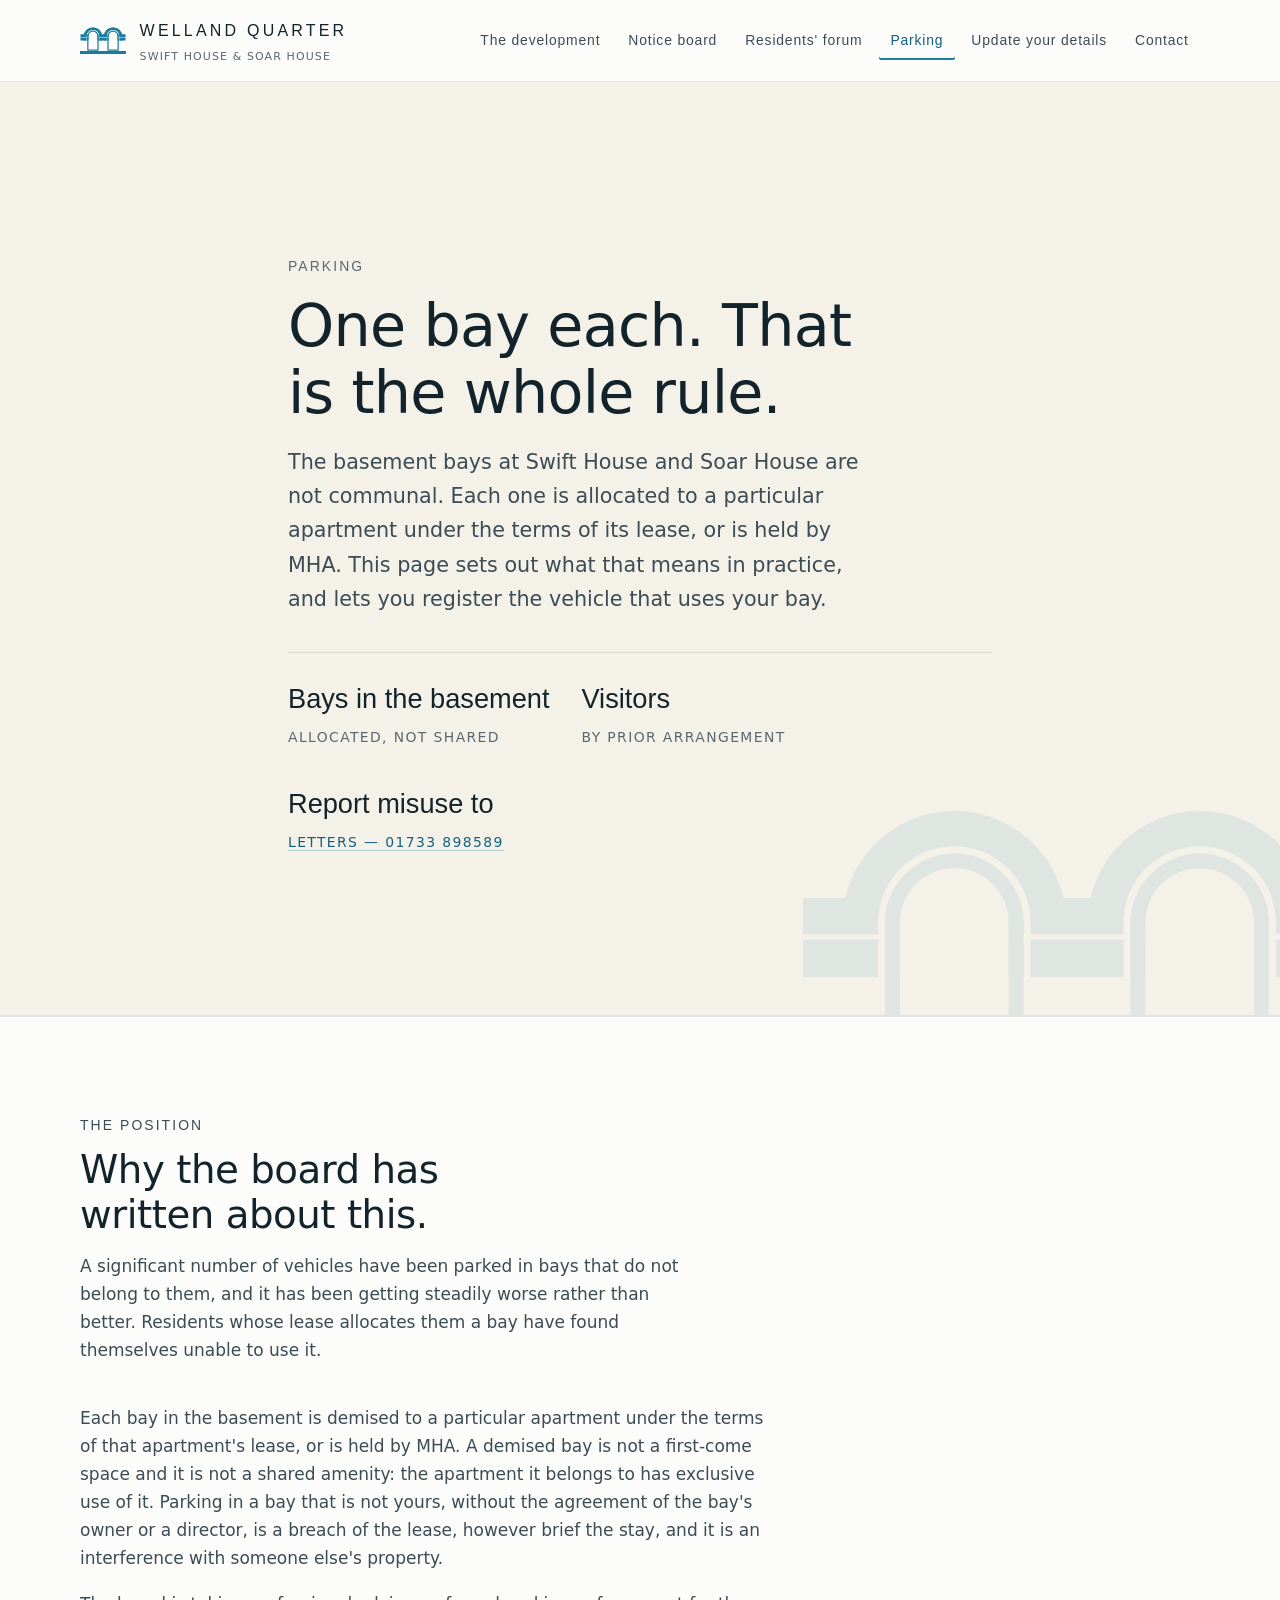
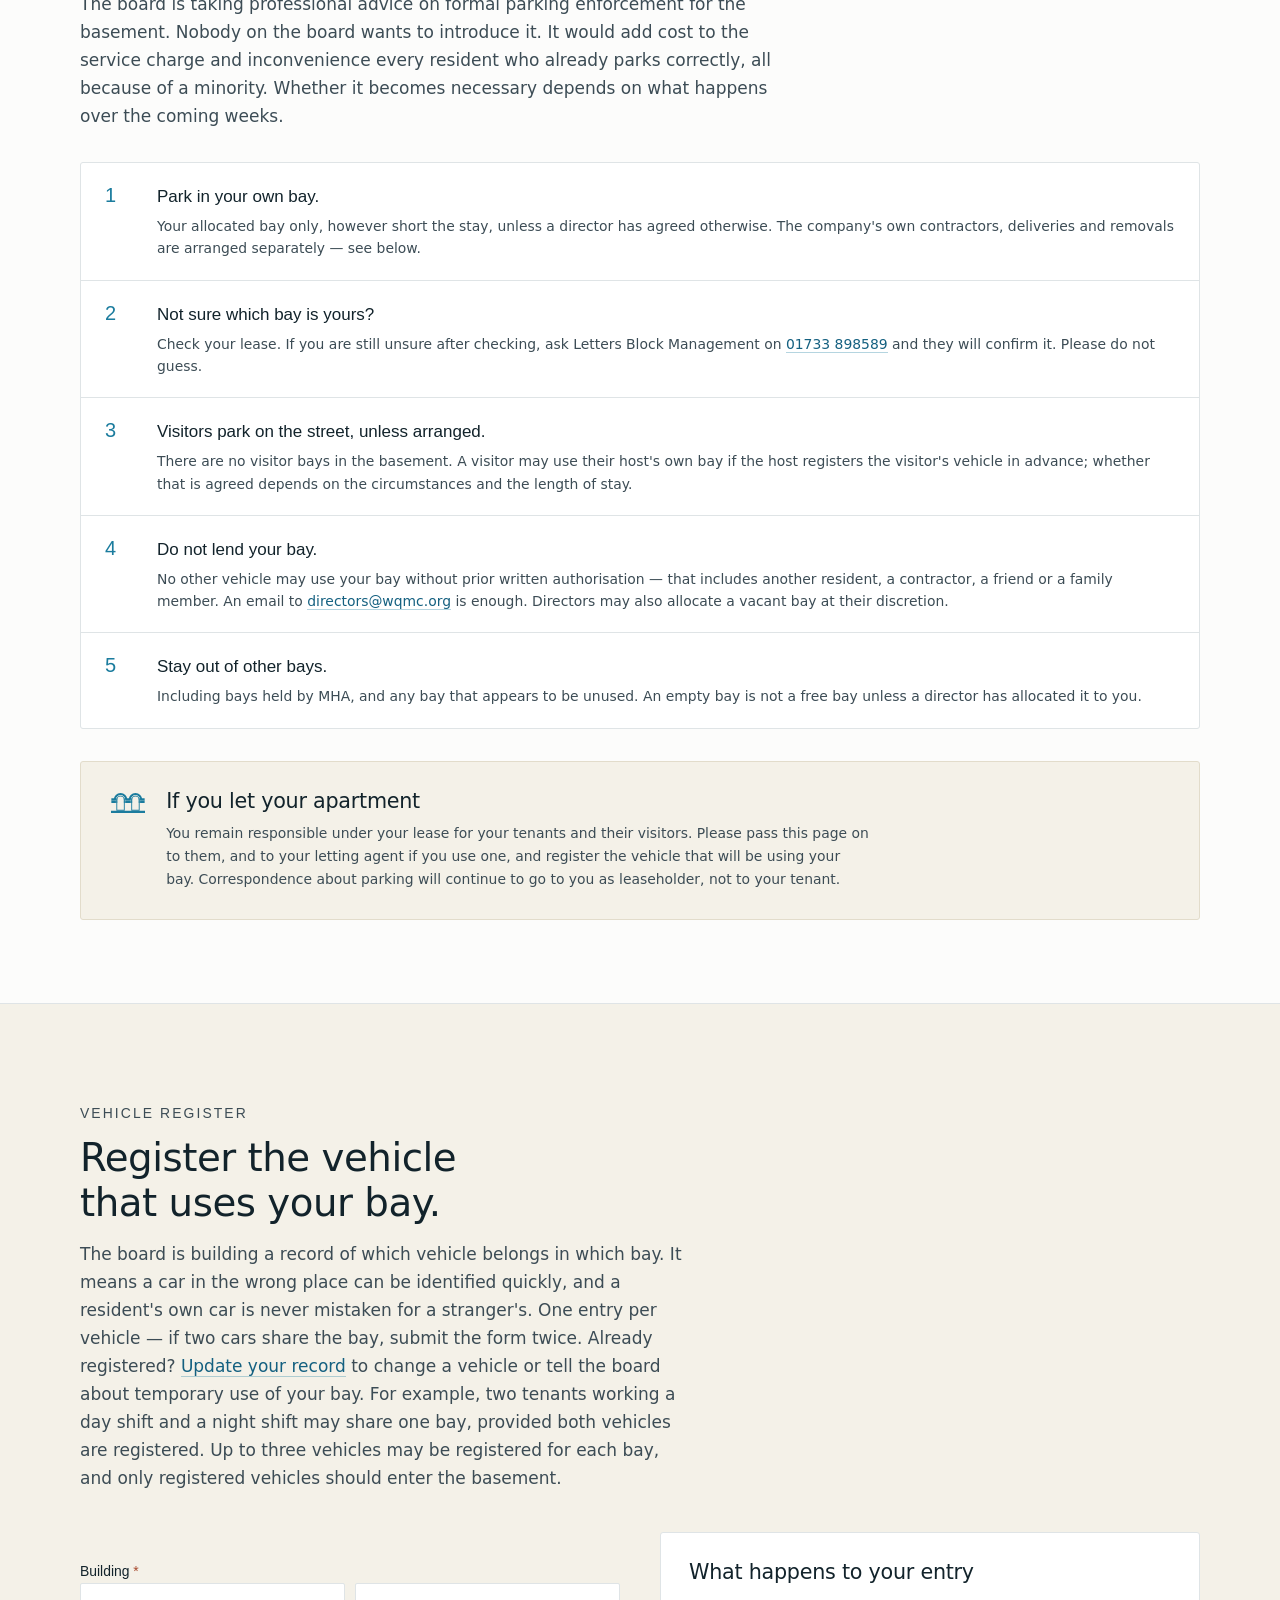
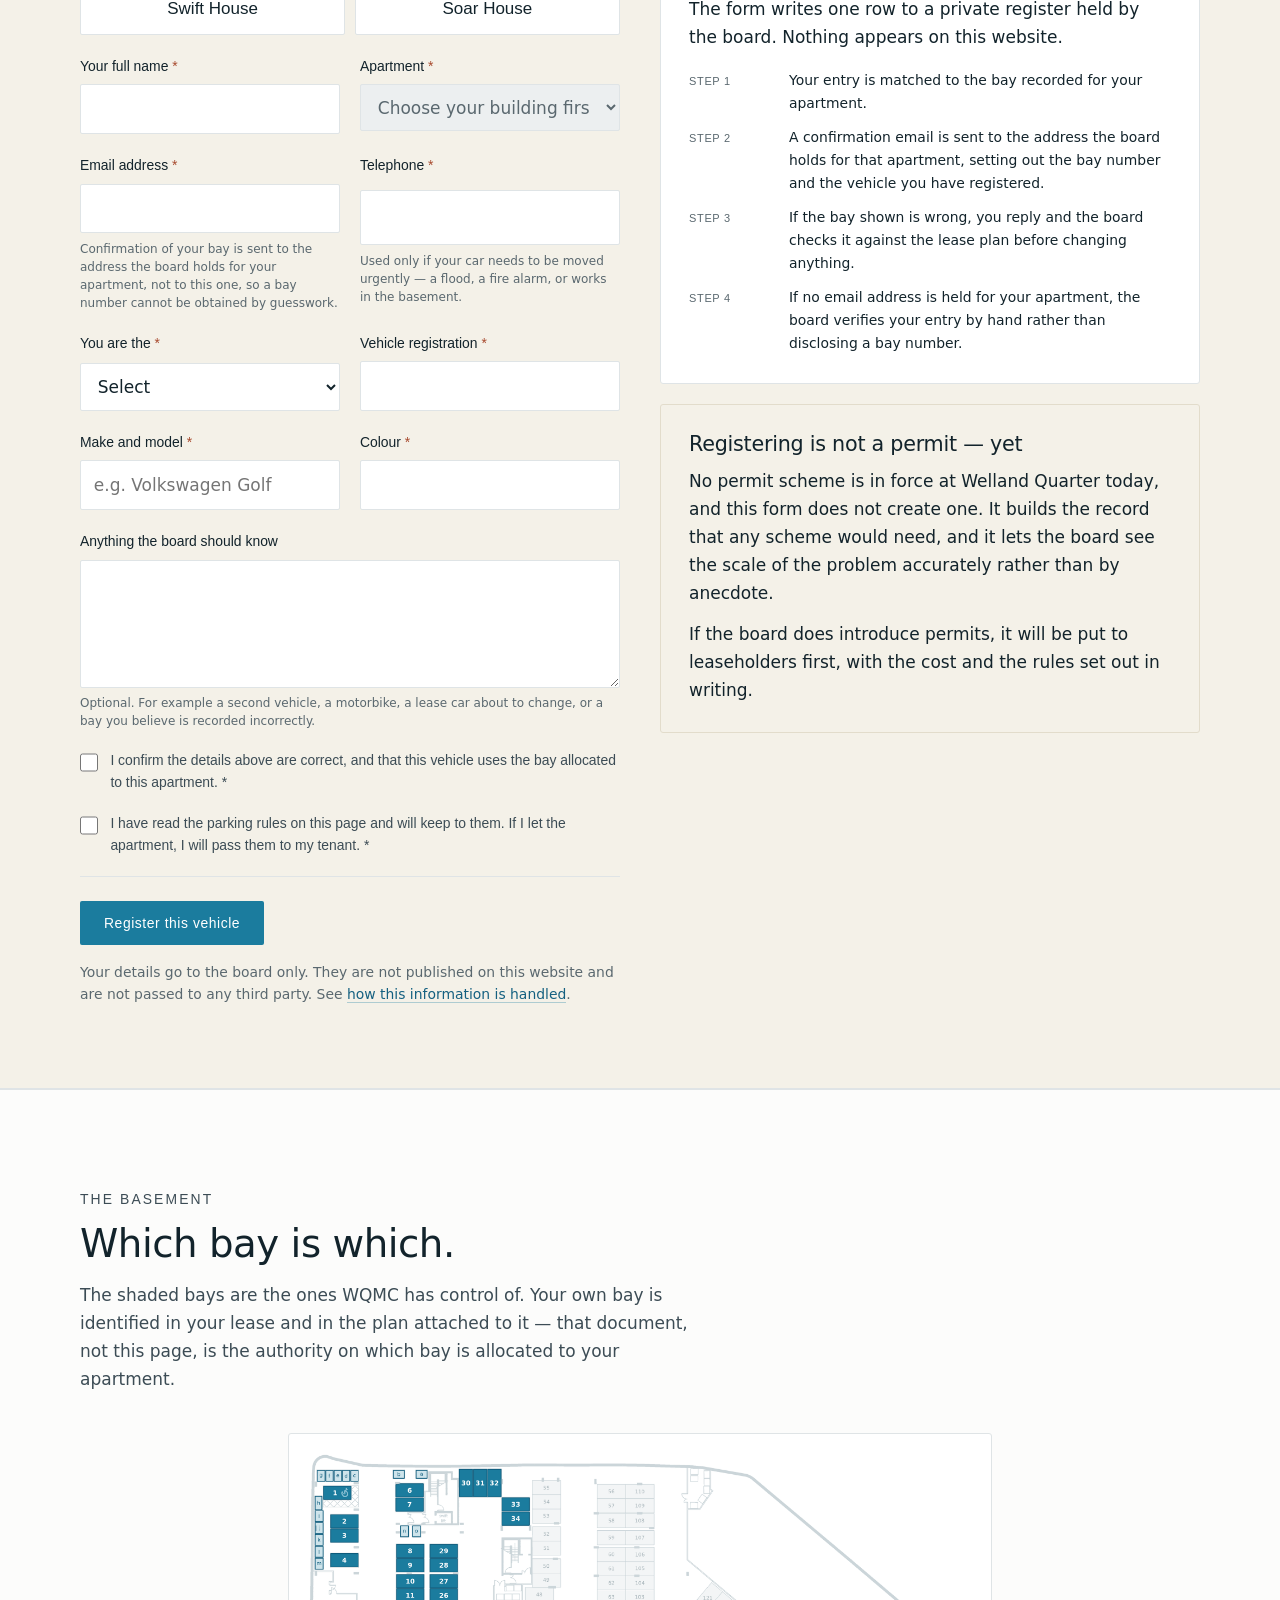
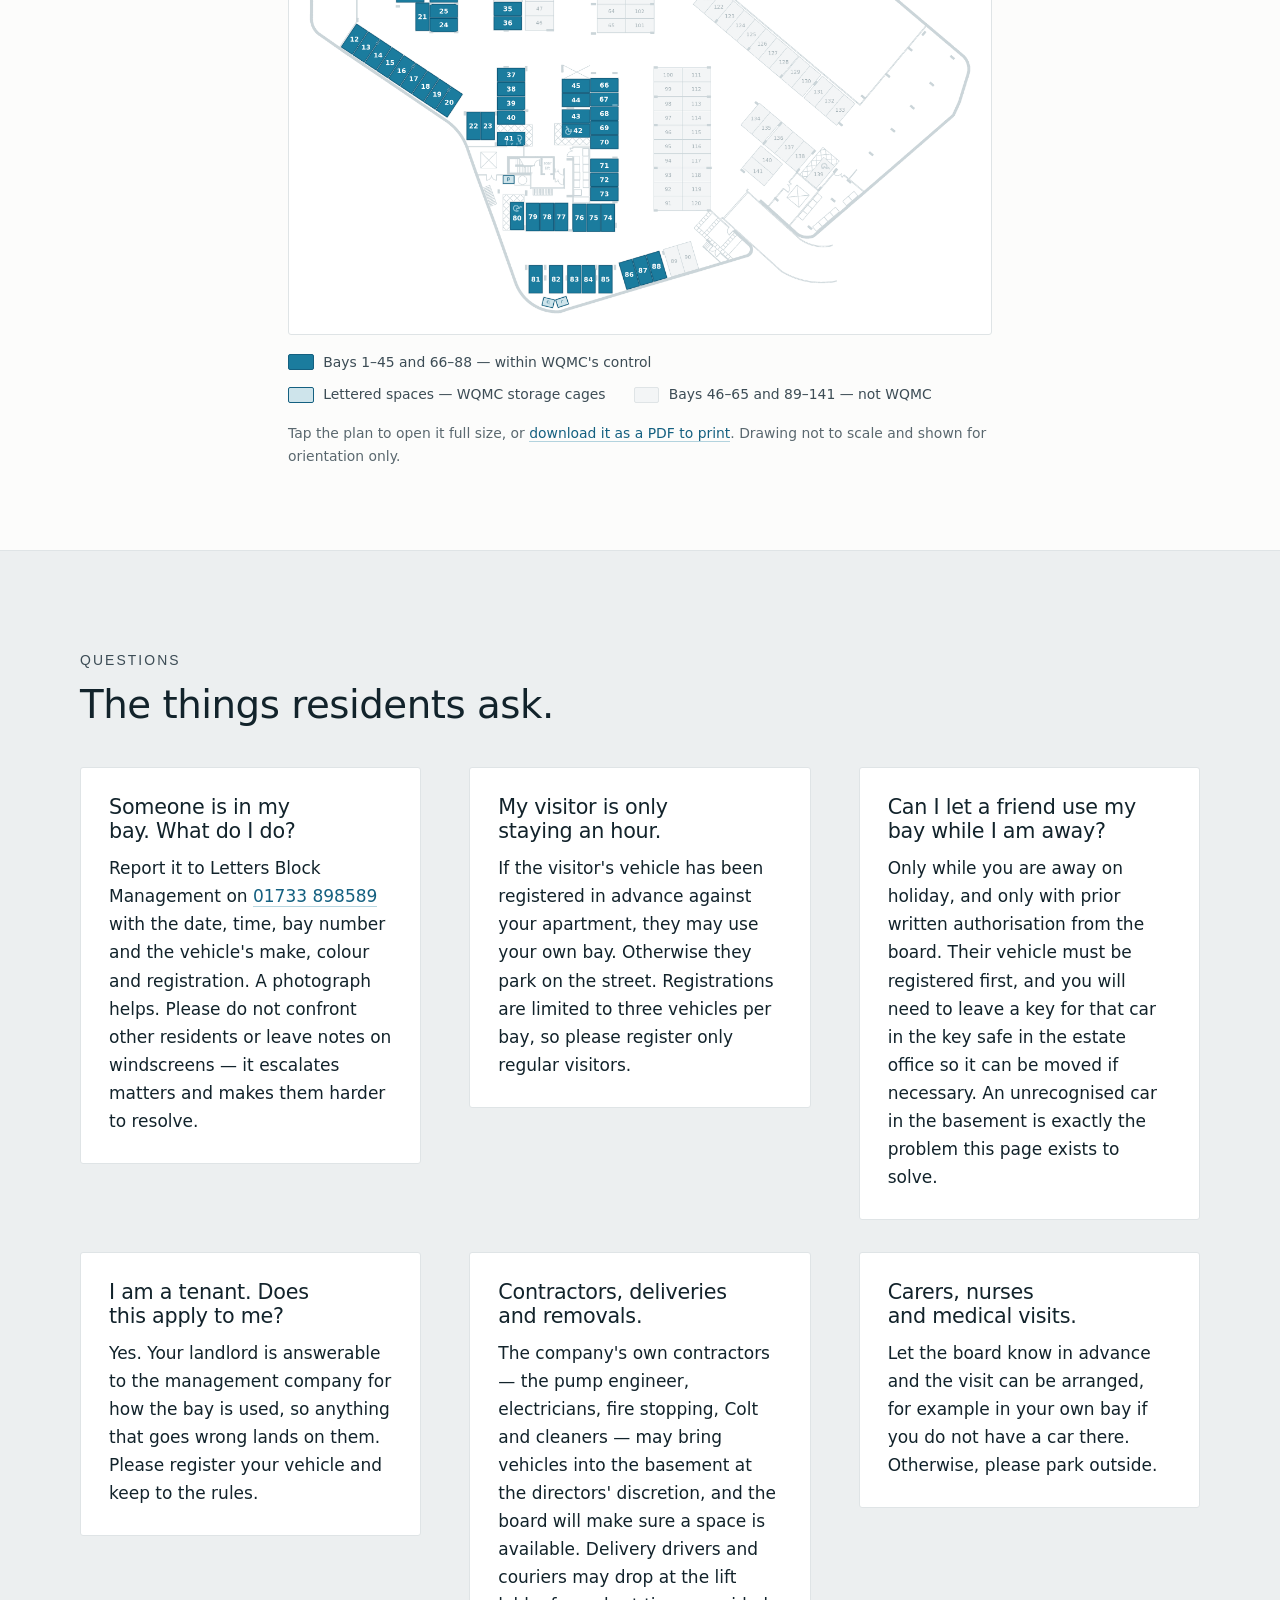
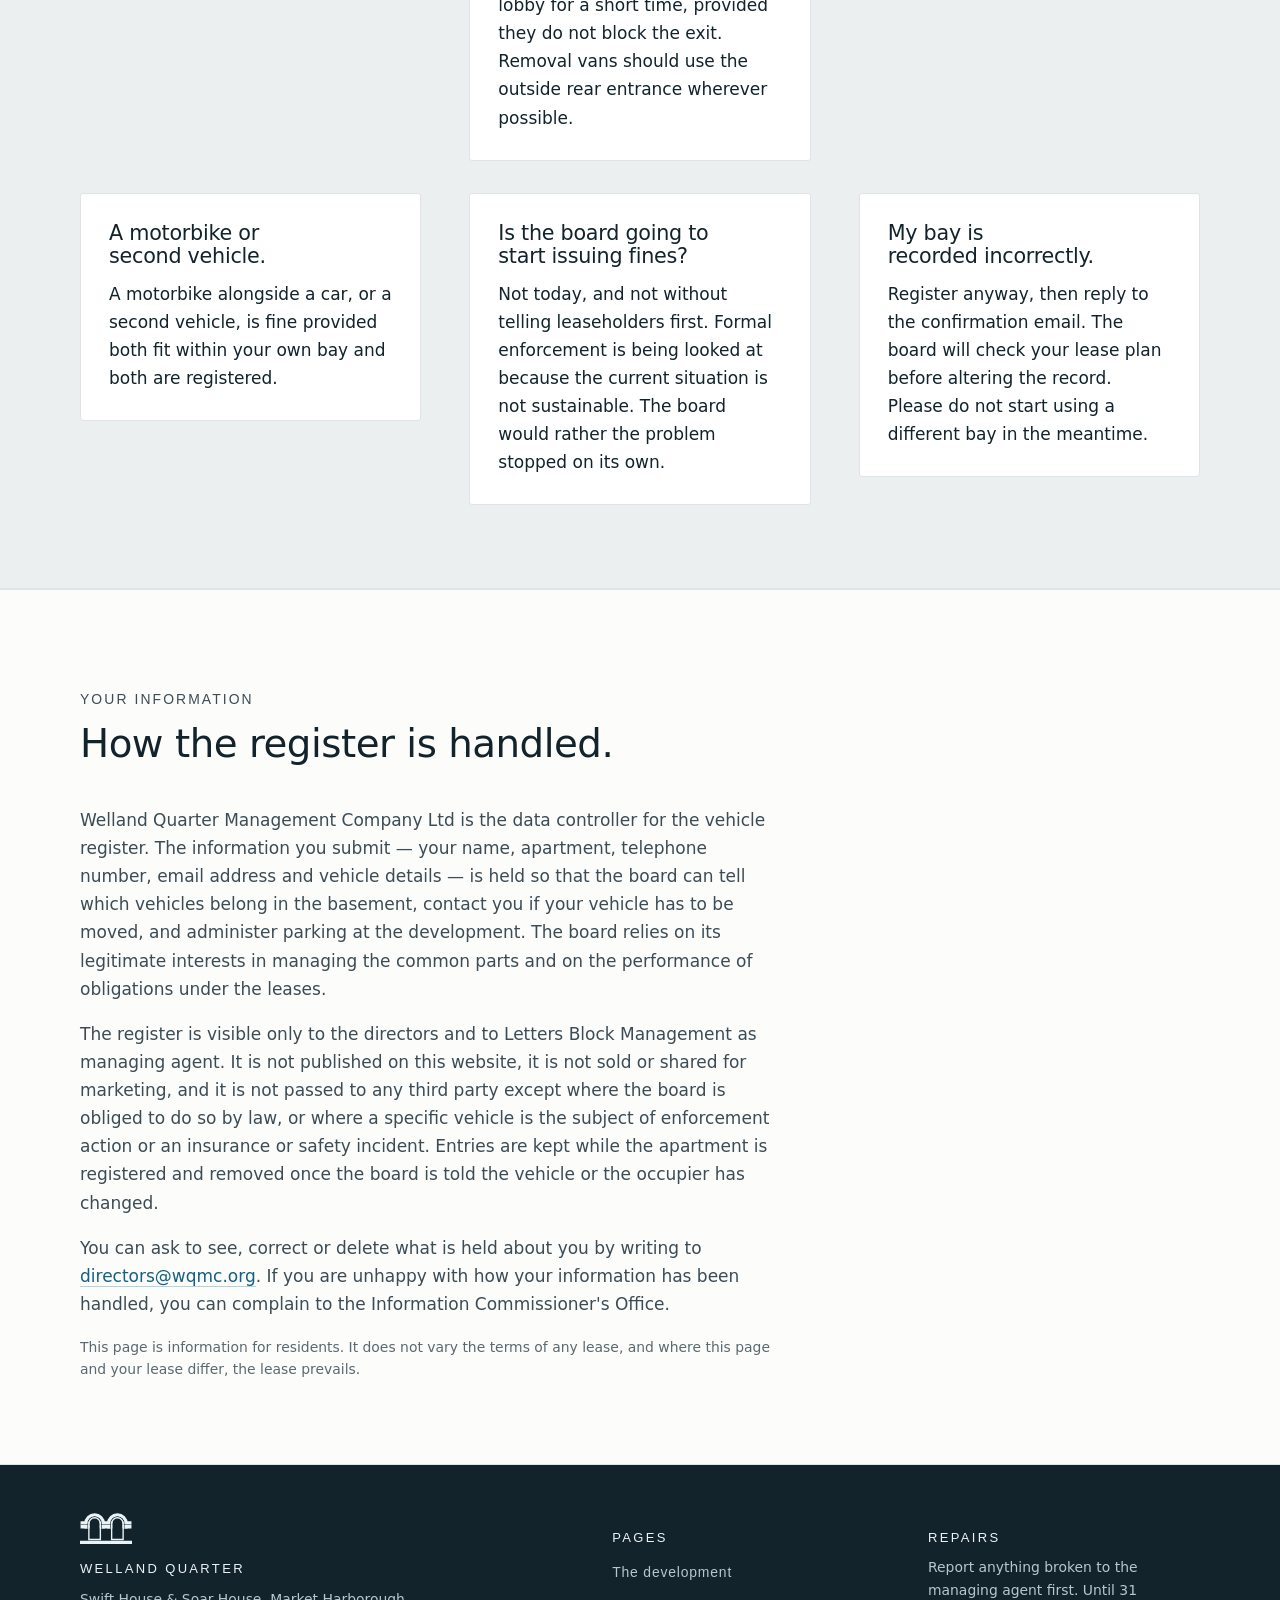
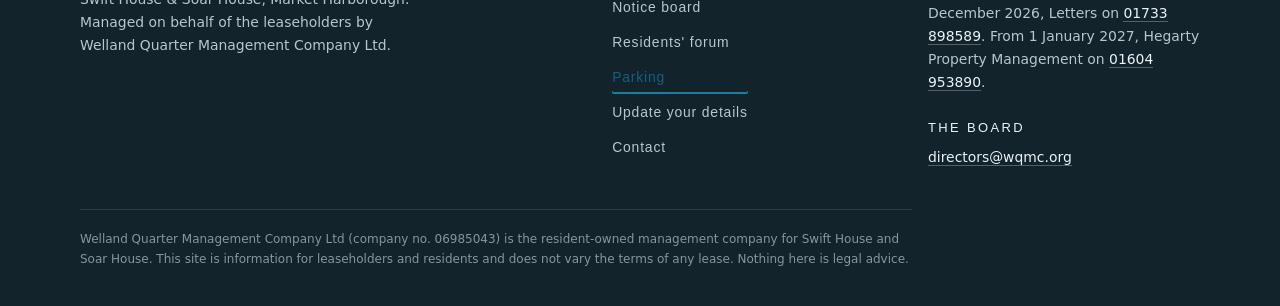
<file: parking.html>
<!doctype html>
<html lang="en-GB">
<head>
<meta charset="utf-8">
<meta name="viewport" content="width=device-width,initial-scale=1">
<title>Parking — Welland Quarter</title>
<meta name="description" content="Basement parking at Swift House and Soar House: the rules, and the vehicle register.">
<link rel="preconnect" href="https://api.fontshare.com" crossorigin>
<link rel="stylesheet" href="https://api.fontshare.com/v2/css?f[]=general-sans@400,500,600&f[]=satoshi@400,500&display=swap">
<link rel="stylesheet" href="styles.css">
<link rel="canonical" href="https://www.wqmc.org/parking.html">
<meta name="theme-color" content="#FCFCFB">
<meta property="og:site_name" content="Welland Quarter">
<meta property="og:type" content="website">
<meta property="og:locale" content="en_GB">
<meta property="og:title" content="Parking — Welland Quarter">
<meta property="og:description" content="Basement parking at Swift House and Soar House: the rules, and the vehicle register.">
<meta property="og:url" content="https://www.wqmc.org/parking.html">
<meta property="og:image" content="https://www.wqmc.org/share.png">
<meta property="og:image:alt" content="Welland Quarter, Swift House and Soar House, Market Harborough.">
<meta name="twitter:card" content="summary_large_image">
<link rel="apple-touch-icon" href="apple-touch-icon.png">
<link rel="icon" href="favicon.svg" type="image/svg+xml">
<style>[hidden]{display:none!important}.wq-f>label{display:block}.wq-f .req{display:inline}</style>
</head>
<body>
<a class="skip" href="#content">Skip to content</a>
<header class="top"><div class="shell top-in">
  <a class="brand" href="index.html"><img class="mark" src="mark.svg" alt="" width="46" height="28"><span><b>Welland Quarter</b><span>Swift House &amp; Soar House</span></span></a>
  <nav aria-label="Main">
    <a href="index.html">The development</a>
    <a href="notices.html">Notice board</a>
    <a href="forum.html">Residents' forum</a>
    <a href="parking.html" aria-current="page">Parking</a>
    <a href="update-records.html">Update your details</a>
    <a href="index.html#contact">Contact</a>
  </nav>
</div></header>
<main id="content" tabindex="-1">

<section class="hero">
  <div class="hero-art"><img class="mark" src="mark.svg" alt="" width="283" height="170"></div>
  <div class="shell hero-in">
    <p class="label">Parking</p>
    <h1>One bay each. That is the whole rule.</h1>
    <p class="lede">The basement bays at Swift House and Soar House are not communal. Each one is
    allocated to a particular apartment under the terms of its lease, or is held by MHA. This page
    sets out what that means in practice, and lets you register the vehicle that uses your bay.</p>
    <div class="hero-meta">
      <div><b>Bays in the basement</b><span>Allocated, not shared</span></div>
      <div><b>Visitors</b><span>By prior arrangement</span></div>
      <div><b>Report misuse to</b><span><a href="tel:+441733898589">Letters &mdash; 01733 898589</a></span></div>
    </div>
  </div>
</section>

<section>
  <div class="shell">
    <div class="head">
      <p class="label">The position</p>
      <h2>Why the board has written about this.</h2>
      <p>A significant number of vehicles have been parked in bays that do not belong to them,
      and it has been getting steadily worse rather than better. Residents whose lease allocates
      them a bay have found themselves unable to use it.</p>
    </div>
    <div class="prose" style="max-width:44rem">
      <p>Each bay in the basement is demised to a particular apartment under the terms of that
      apartment's lease, or is held by MHA. A demised bay is not a first-come space and it is not
      a shared amenity: the apartment it belongs to has exclusive use of it. Parking in a bay that is not yours, without the agreement of the bay's owner or a director, is a breach of the lease, however brief the stay, and it is an interference with someone else's property.</p>
      <p>The board is taking professional advice on formal parking enforcement for the basement.
      Nobody on the board wants to introduce it. It would add cost to the service charge and
      inconvenience every resident who already parks correctly, all because of a minority.
      Whether it becomes necessary depends on what happens over the coming weeks.</p>
    </div>

    <ol class="rules" style="margin-top:2rem">
      <li><i>1</i><b>Park in your own bay.</b><span>Your allocated bay only, however short the stay, unless a director has agreed otherwise. The company's own contractors, deliveries and removals are arranged separately &mdash; see below.</span></li>
      <li><i>2</i><b>Not sure which bay is yours?</b><span>Check your lease. If you are still
      unsure after checking, ask Letters Block Management on
      <a href="tel:+441733898589">01733 898589</a> and they will confirm it. Please do not
      guess.</span></li>
      <li><i>3</i><b>Visitors park on the street, unless arranged.</b><span>There are no visitor bays in the basement. A visitor may use their host's own bay if the host registers the visitor's vehicle in advance; whether that is agreed depends on the circumstances and the length of stay.</span></li>
      <li><i>4</i><b>Do not lend your bay.</b><span>No other vehicle may use your bay without
      prior written authorisation &mdash; that includes another resident, a contractor, a friend
      or a family member. An email to <a href="mailto:directors@wqmc.org">directors@wqmc.org</a> is enough. Directors may also allocate a vacant bay at their discretion.</span></li>
      <li><i>5</i><b>Stay out of other bays.</b><span>Including bays held by MHA, and any bay
      that appears to be unused. An empty bay is not a free bay unless a director has allocated it to you.</span></li>
    </ol>

    <div class="callout" style="margin-top:2rem">
      <img class="mark" src="mark.svg" alt="" width="34" height="20">
      <div>
        <h3>If you let your apartment</h3>
        <p>You remain responsible under your lease for your tenants and their visitors. Please
        pass this page on to them, and to your letting agent if you use one, and register the
        vehicle that will be using your bay. Correspondence about parking will continue to go to
        you as leaseholder, not to your tenant.</p>
      </div>
    </div>
  </div>
</section>

<section id="register" style="background:var(--cream);border-block:1px solid var(--line)">
  <div class="shell">
    <div class="head">
      <p class="label">Vehicle register</p>
      <h2>Register the vehicle that uses your bay.</h2>
      <p>The board is building a record of which vehicle belongs in which bay. It means a car in
      the wrong place can be identified quickly, and a resident's own car is never mistaken for a
      stranger's. One entry per vehicle &mdash; if two cars share the bay, submit the form twice. Already registered? <a href="parking-update.html">Update your record</a> to change a vehicle or tell the board about temporary use of your bay. For example, two tenants working a day shift and a night shift may share one bay, provided both vehicles are registered. Up to three vehicles may be registered for each bay, and only registered vehicles should enter the basement.</p>
    </div>

    <div class="cols two" style="align-items:start;gap:2.5rem">
      <div>
        <form class="wq-form" id="wq-park-form" novalidate>
          <div class="wq-who name-first">
            <fieldset class="wq-bldg-set" id="p-bldg-set">
              <legend>Building <span class="req">*</span></legend>
              <div class="wq-bldg">
                <label class="wq-bldg-btn">
                  <input type="radio" name="building" value="Swift" required>
                  <span>Swift House</span>
                </label>
                <label class="wq-bldg-btn">
                  <input type="radio" name="building" value="Soar" required>
                  <span>Soar House</span>
                </label>
              </div>
            </fieldset>
            <div class="wq-f wq-flat">
              <label for="p-apt">Apartment <span class="req">*</span></label>
              <select id="p-apt" name="apartment" required class="is-waiting">
                <option value="">Choose your building first</option>
              </select>
              <small id="p-apt-code" hidden></small>
            </div>
            <div class="wq-f wq-pair">
              <label for="p-name">Your full name <span class="req">*</span></label>
              <input id="p-name" name="name" type="text" autocomplete="name" required>
            </div>
          </div>

          <div class="wq-row two">
            <div class="wq-f">
              <label for="p-email">Email address <span class="req">*</span></label>
              <input id="p-email" name="email" type="email" autocomplete="email" required>
              <small>Confirmation of your bay is sent to the address the board holds for your
              apartment, not to this one, so a bay number cannot be obtained by guesswork.</small>
            </div>
            <div class="wq-f">
              <label for="p-tel">Telephone <span class="req">*</span></label>
              <input id="p-tel" name="telephone" type="tel" autocomplete="tel" required>
              <small>Used only if your car needs to be moved urgently &mdash; a flood, a fire
              alarm, or works in the basement.</small>
            </div>
          </div>

          <div class="wq-row two">
            <div class="wq-f">
              <label for="p-status">You are the <span class="req">*</span></label>
              <select id="p-status" name="status" required>
                <option value="">Select</option>
                <option>Leaseholder, living here</option>
                <option>Leaseholder, letting the apartment</option>
                <option>Tenant</option>
                <option>Visitor, registered by the host</option>
<option>Other &mdash; explained below</option>
              </select>
            </div>
            <div class="wq-f wq-reg">
              <label for="p-reg">Vehicle registration <span class="req">*</span></label>
              <input id="p-reg" name="registration" type="text" inputmode="latin"
                     autocapitalize="characters" spellcheck="false" maxlength="10" required>
            </div>
          </div>

          <div class="wq-row two">
            <div class="wq-f">
              <label for="p-make">Make and model <span class="req">*</span></label>
              <input id="p-make" name="vehicle" type="text" placeholder="e.g. Volkswagen Golf"
                     required>
            </div>
            <div class="wq-f">
              <label for="p-colour">Colour <span class="req">*</span></label>
              <input id="p-colour" name="colour" type="text" required>
            </div>
          </div>

          <div class="wq-f">
            <label for="p-notes">Anything the board should know</label>
            <textarea id="p-notes" name="notes" rows="3"></textarea>
            <small>Optional. For example a second vehicle, a motorbike, a lease car about to
            change, or a bay you believe is recorded incorrectly.</small>
          </div>

          <label class="wq-check">
            <input type="checkbox" name="declare" required>
            <span>I confirm the details above are correct, and that this vehicle uses the bay
            allocated to this apartment. <span class="req">*</span></span>
          </label>
          <label class="wq-check">
            <input type="checkbox" name="agree" required>
            <span>I have read the parking rules on this page and will keep to them. If I let the
            apartment, I will pass them to my tenant. <span class="req">*</span></span>
          </label>

          <div class="wq-sub">
            <button class="btn" type="submit" id="p-submit">Register this vehicle</button>
            <p class="fine" style="margin:0">Your details go to the board only. They are not
            published on this website and are not passed to any third party. See
            <a href="#privacy">how this information is handled</a>.</p>
          </div>
        </form>

        <div class="wq-msg wait" id="p-msg-wait" role="status" hidden>
          <b>Sending&hellip;</b>One moment.</div>
        <div class="wq-msg ok" id="p-msg-ok" role="status" hidden>
          <b>Registered. Thank you.</b>
          <span id="p-msg-ok-t">A confirmation setting out your bay number has been sent to the
          email address the board holds for your apartment. If nothing arrives within an hour,
          email <a href="mailto:directors@wqmc.org">directors@wqmc.org</a> and the board will
          check the record by hand.</span></div>
        <div class="wq-msg bad" id="p-msg-bad" role="alert" hidden>
          <b>That did not go through.</b>
          <span id="p-msg-bad-t">Please try again in a moment. If it keeps failing, email the
          details to <a href="mailto:directors@wqmc.org">directors@wqmc.org</a> instead &mdash;
          name, apartment, telephone, and the vehicle's registration, make and colour.</span></div>
        <div class="wq-msg wait" id="p-msg-preview" role="status" hidden>
          <b>Preview: not submitted</b>
          <span id="p-msg-preview-t"></span>
          <pre id="p-msg-preview-json" class="wq-preview-json"></pre></div>
      </div>

      <div>
        <div class="panel">
          <h3>What happens to your entry</h3>
          <p>The form writes one row to a private register held by the board. Nothing appears on
          this website.</p>
          <dl class="dl">
            <div><dt>Step 1</dt><dd>Your entry is matched to the bay recorded for your apartment.</dd></div>
            <div><dt>Step 2</dt><dd>A confirmation email is sent to the address the board holds
            for that apartment, setting out the bay number and the vehicle you have registered.</dd></div>
            <div><dt>Step 3</dt><dd>If the bay shown is wrong, you reply and the board checks it
            against the lease plan before changing anything.</dd></div>
            <div><dt>Step 4</dt><dd>If no email address is held for your apartment, the board
            verifies your entry by hand rather than disclosing a bay number.</dd></div>
          </dl>
        </div>
        <div class="panel accent" style="margin-top:1.25rem">
          <h3>Registering is not a permit &mdash; yet</h3>
          <p>No permit scheme is in force at Welland Quarter today, and this form does not create
          one. It builds the record that any scheme would need, and it lets the board see the
          scale of the problem accurately rather than by anecdote.</p>
          <p>If the board does introduce permits, it will be put to leaseholders first, with the
          cost and the rules set out in writing.</p>
        </div>
      </div>
    </div>
  </div>
</section>

<section>
  <div class="shell">
    <div class="head">
      <p class="label">The basement</p>
      <h2>Which bay is which.</h2>
      <p>The shaded bays are the ones WQMC has control of. Your own bay is identified in your
      lease and in the plan attached to it &mdash; that document, not this page, is the authority
      on which bay is allocated to your apartment.</p>
    </div>
    <figure class="planfig" id="plan">
      <a class="planlink" href="basement-bay-plan-v4.png" target="_blank" rel="noopener">
        <img src="basement-bay-plan-v4.png" width="2400" height="1677" loading="lazy" decoding="async"
             alt="Plan of the Welland Quarter basement car park. The bays numbered 1 to 45
                  and 66 to 88 are shaded, and the lettered storage cages are shown in pale
                  blue; bays 46 to 65 and 89 to 141 are shown in outline only.">
        <span class="sr-only">Opens the plan full size in a new tab.</span>
      </a>
      <figcaption>
        <span class="key"><i aria-hidden="true" class="sw on"></i>Bays 1&ndash;45 and 66&ndash;88 &mdash; within
        WQMC's control</span>
        <span class="key"><i aria-hidden="true" class="sw cage"></i>Lettered spaces &mdash; WQMC storage cages</span>
        <span class="key"><i aria-hidden="true" class="sw off"></i>Bays 46&ndash;65 and 89&ndash;141 &mdash;
        not WQMC</span>
      </figcaption>
      <p class="fine">Tap the plan to open it full size, or
      <a href="WQMC-Basement-Bay-Plan-v4.pdf">download it as a PDF to print</a>. Drawing not to
      scale and shown for orientation only.</p>
    </figure>
  </div>
</section>

<section style="background:var(--mist);border-block:1px solid var(--line)">
  <div class="shell">
    <div class="head">
      <p class="label">Questions</p>
      <h2>The things residents ask.</h2>
    </div>
    <div class="cols two" style="gap:2rem 3rem;align-items:start">
      <div class="panel">
        <h3>Someone is in my bay. What do I do?</h3>
        <p>Report it to Letters Block Management on <a href="tel:+441733898589">01733 898589</a>
        with the date, time, bay number and the vehicle's make, colour and registration. A
        photograph helps. Please do not confront other residents or leave notes on
        windscreens &mdash; it escalates matters and makes them harder to resolve.</p>
      </div>
      <div class="panel">
        <h3>My visitor is only staying an hour.</h3>
        <p>If the visitor's vehicle has been registered in advance against your apartment, they may use your own bay. Otherwise they park on the street. Registrations are limited to three vehicles per bay, so please register only regular visitors.</p>
      </div>
      <div class="panel">
        <h3>Can I let a friend use my bay while I am away?</h3>
        <p>Only while you are away on holiday, and only with prior written authorisation from the board. Their vehicle must be registered first, and you will need to leave a key for that car in the key safe in the estate office so it can be moved if necessary. An unrecognised car in the basement is exactly the problem this page exists to solve.</p>
      </div>
      <div class="panel">
        <h3>I am a tenant. Does this apply to me?</h3>
        <p>Yes. Your landlord is answerable to the management company for how the bay is used, so
        anything that goes wrong lands on them. Please register your vehicle and keep to the
        rules.</p>
      </div>
<div class="panel">
<h3>Contractors, deliveries and removals.</h3>
<p>The company's own contractors &mdash; the pump engineer, electricians, fire stopping,
Colt and cleaners &mdash; may bring vehicles into the basement at the directors'
discretion, and the board will make sure a space is available. Delivery drivers and
couriers may drop at the lift lobby for a short time, provided they do not block the exit.
Removal vans should use the outside rear entrance wherever possible.</p>
</div>
<div class="panel">
<h3>Carers, nurses and medical visits.</h3>
<p>Let the board know in advance and the visit can be arranged, for example in your own bay
if you do not have a car there. Otherwise, please park outside.</p>
</div>
<div class="panel">
<h3>A motorbike or second vehicle.</h3>
<p>A motorbike alongside a car, or a second vehicle, is fine provided both fit within your
own bay and both are registered.</p>
</div>
      <div class="panel">
        <h3>Is the board going to start issuing fines?</h3>
        <p>Not today, and not without telling leaseholders first. Formal enforcement is being
        looked at because the current situation is not sustainable. The board would rather the
        problem stopped on its own.</p>
      </div>
      <div class="panel">
        <h3>My bay is recorded incorrectly.</h3>
        <p>Register anyway, then reply to the confirmation email. The board will check your lease
        plan before altering the record. Please do not start using a different bay in the
        meantime.</p>
      </div>
    </div>
  </div>
</section>

<section id="privacy">
  <div class="shell">
    <div class="head">
      <p class="label">Your information</p>
      <h2>How the register is handled.</h2>
    </div>
    <div class="prose" style="max-width:44rem">
      <p>Welland Quarter Management Company Ltd is the data controller for the vehicle register.
      The information you submit &mdash; your name, apartment, telephone number, email address
      and vehicle details &mdash; is held so that the board can tell which vehicles belong in the
      basement, contact you if your vehicle has to be moved, and administer parking at the
      development. The board relies on its legitimate interests in managing the common parts and
      on the performance of obligations under the leases.</p>
      <p>The register is visible only to the directors and to Letters Block Management as
      managing agent. It is not published on this website, it is not sold or shared for
      marketing, and it is not passed to any third party except where the board is obliged to do
      so by law, or where a specific vehicle is the subject of enforcement action or an insurance
      or safety incident. Entries are kept while the apartment is registered and removed once the
      board is told the vehicle or the occupier has changed.</p>
      <p>You can ask to see, correct or delete what is held about you by writing to
      <a href="mailto:directors@wqmc.org">directors@wqmc.org</a>. If you are unhappy with how
      your information has been handled, you can complain to the Information Commissioner's
      Office.</p>
      <p class="fine">This page is information for residents. It does not vary the terms of any
      lease, and where this page and your lease differ, the lease prevails.</p>
    </div>
  </div>
</section>

</main>
<footer><div class="shell">
  <div class="f-in">
    <div style="max-width:22rem">
      <img class="mark" src="mark-light.svg" alt="" width="52" height="31">
      <b>Welland Quarter</b>
      <p>Swift House &amp; Soar House, Market Harborough. Managed on behalf of the
      leaseholders by Welland Quarter Management Company Ltd.</p>
    </div>
    <div>
      <b>Pages</b>
      <nav aria-label="Footer">
        <a href="index.html">The development</a>
        <a href="notices.html">Notice board</a>
        <a href="forum.html">Residents' forum</a>
        <a href="parking.html" aria-current="page">Parking</a>
        <a href="update-records.html">Update your details</a>
        <a href="index.html#contact">Contact</a>
      </nav>
    </div>
    <div style="max-width:17rem">
      <b>Repairs</b>
      <p>Report anything broken to the managing agent first.
      Until 31 December 2026, Letters on
      <a href="tel:+441733898589">01733 898589</a>.
      From 1 January 2027, Hegarty Property Management on
      <a href="tel:+441604953890">01604 953890</a>.</p>
      <b style="margin-top:1.4rem">The board</b>
      <p><a href="mailto:directors@wqmc.org">directors@wqmc.org</a></p>
    </div>
  </div>
  <p class="fine">Welland Quarter Management Company Ltd (company no. 06985043) is the
  resident-owned management company for Swift House and Soar House. This site is
  information for leaseholders and residents and does not vary the terms of any lease.
  Nothing here is legal advice.</p>
</div></footer>

<script>
(function(){
  /* Paste the Apps Script web app address between the quotes to go live. */
  var ENDPOINT = "https://script.google.com/macros/s/AKfycbyLiUsMjiMAKhQtMncQDZjXoI8Y2GfwaetvRul_1xzaoPk1qYXJ1xRN_7-GhuNfnWwVxQ/exec";

  var BLOCKS = {Swift:36, Soar:35}; /* no apartment 13 in either house */
  var sel = document.getElementById('p-apt');
  var bldgSet = document.getElementById('p-bldg-set');
  var aptNote = document.getElementById('p-apt-code');

  function syncAptNote(){
    if (!sel.value){ aptNote.hidden = true; aptNote.textContent = ''; return; }
    aptNote.hidden = false;
    aptNote.textContent = 'Will be sent as ' + sel.value + '.';
  }
  function paintBuildings(){
    var radios = bldgSet.querySelectorAll('input[type=radio]');
    for (var i = 0; i < radios.length; i++){
      radios[i].parentNode.classList.toggle('is-on', radios[i].checked);
    }
  }
  function fillApartments(block){
    while (sel.firstChild) sel.removeChild(sel.firstChild);
    var ph = document.createElement('option');
    ph.value = '';
    ph.textContent = 'Select your apartment';
    sel.appendChild(ph);
    for (var n = 1; n <= BLOCKS[block]; n++){
      if (n === 13) continue;
      var o = document.createElement('option');
      o.value = block + ' ' + n;          /* same value the sheet already stores */
      o.textContent = 'Apartment ' + n;
      sel.appendChild(o);
    }
    sel.classList.remove('is-waiting');
    sel.value = '';
    syncAptNote();
  }
  function waitingApartment(){
    while (sel.firstChild) sel.removeChild(sel.firstChild);
    var ph = document.createElement('option');
    ph.value = '';
    ph.textContent = 'Choose your building first';
    sel.appendChild(ph);
    sel.classList.add('is-waiting');
    sel.value = '';
    syncAptNote();
  }
  var bldgRadios = bldgSet.querySelectorAll('input[type=radio]');
  for (var bi = 0; bi < bldgRadios.length; bi++){
    bldgRadios[bi].addEventListener('change', function(){
      bldgSet.setAttribute('aria-invalid', 'false');
      paintBuildings();
      fillApartments(this.value);
    });
  }
  sel.addEventListener('change', syncAptNote);

  var form = document.getElementById('wq-park-form'),
      btn  = document.getElementById('p-submit'),
      wait = document.getElementById('p-msg-wait'),
      ok   = document.getElementById('p-msg-ok'),
      bad  = document.getElementById('p-msg-bad'),
      badT = document.getElementById('p-msg-bad-t'),
      preview = document.getElementById('p-msg-preview');

  var reg = document.getElementById('p-reg');
  reg.addEventListener('input', function(){
    this.value = this.value.toUpperCase().replace(/[^A-Z0-9 ]/g,'');
  });

  function show(el){ [wait,ok,bad,preview].forEach(function(n){ n.hidden = (n !== el); }); }

  form.addEventListener('reset', function(){
    setTimeout(function(){
      bldgSet.setAttribute('aria-invalid', 'false');
      paintBuildings();
      waitingApartment();
    }, 0);
  });

  form.addEventListener('submit', function(e){
    e.preventDefault();

    var bads = [], fields = form.querySelectorAll('[required]');
    var bldg = bldgSet.querySelector('input[type=radio]:checked');
    if (!bldg){
      bldgSet.setAttribute('aria-invalid', 'true');
      bads.push(bldgSet.querySelector('input[type=radio]'));
    } else {
      bldgSet.setAttribute('aria-invalid', 'false');
    }
    for (var i=0;i<fields.length;i++){
      var f = fields[i];
      if (f.type === 'radio') continue;    /* the pair is checked as one building choice */
      var empty = (f.type === 'checkbox') ? !f.checked : !f.value.trim();
      f.setAttribute('aria-invalid', empty ? 'true' : 'false');
      if (empty) bads.push(f);
    }
    if (bads.length){
      badT.innerHTML = 'Please complete the fields marked with an asterisk, and tick both '
                     + 'confirmations, then try again.';
      show(bad); bads[0].focus(); return;
    }
    if (!/^[A-Z0-9 ]{2,10}$/.test(reg.value.trim())){
      badT.innerHTML = 'That registration does not look right. Enter it as it appears on the '
                     + 'number plate, letters and numbers only.';
      show(bad); reg.focus(); return;
    }

    var data = {};
    new FormData(form).forEach(function(v,k){
      if (k === 'building') return;        /* not a sheet column; apartment already says Swift 21 */
      data[k] = (typeof v === 'string') ? v.trim() : v;
    });
    data.declare = 'yes'; data.agree = 'yes';
    data.submitted = new Date().toISOString();
    data.action = 'park_register';

    if (location.hostname !== 'www.wqmc.org'){
      console.log('Preview: not submitted', data);
      document.getElementById('p-msg-preview-t').textContent =
        'Nothing was sent to the register. Apartment would be sent as ' + data.apartment + '.';
      document.getElementById('p-msg-preview-json').textContent = JSON.stringify(data, null, 2);
      show(preview);
      return;
    }

    if (!ENDPOINT){
      badT.innerHTML = '<b style="display:inline">Preview mode.</b> The form is complete and '
        + 'valid, but it is not connected to the register yet, so nothing has been sent and '
        + 'no email has gone out. Everything you typed would have been accepted.';
      show(bad);
      return;
    }

    show(wait); btn.disabled = true;

    fetch(ENDPOINT, {
      method: 'POST',
      body: JSON.stringify(data),
      headers: { 'Content-Type': 'text/plain;charset=utf-8' }   /* avoids a CORS preflight */
    })
    .then(function(r){ return r.json(); })
    .then(function(res){
      btn.disabled = false;
      if (res && res.ok){ show(ok); form.reset();
        var motion = window.matchMedia && window.matchMedia('(prefers-reduced-motion: reduce)').matches;
        window.scrollTo({top: ok.getBoundingClientRect().top + window.scrollY - 120, behavior: motion ? 'auto' : 'smooth'}); }
      else { badT.innerHTML = (res && (res.error || res.message)) ? (res.error || res.message)
             : 'The register would not accept that entry. Please email '
             + '<a href="mailto:directors@wqmc.org">directors@wqmc.org</a> instead.';
             show(bad); }
    })
    .catch(function(){
      btn.disabled = false;
      badT.innerHTML = 'The register could not be reached. Please try again shortly, or email '
        + 'the details to <a href="mailto:directors@wqmc.org">directors@wqmc.org</a>.';
      show(bad);
    });
  });
})();
</script>
<script data-goatcounter="https://wqmc.goatcounter.com/count" async src="//gc.zgo.at/count.js"></script>
</body>
</html>
</file>
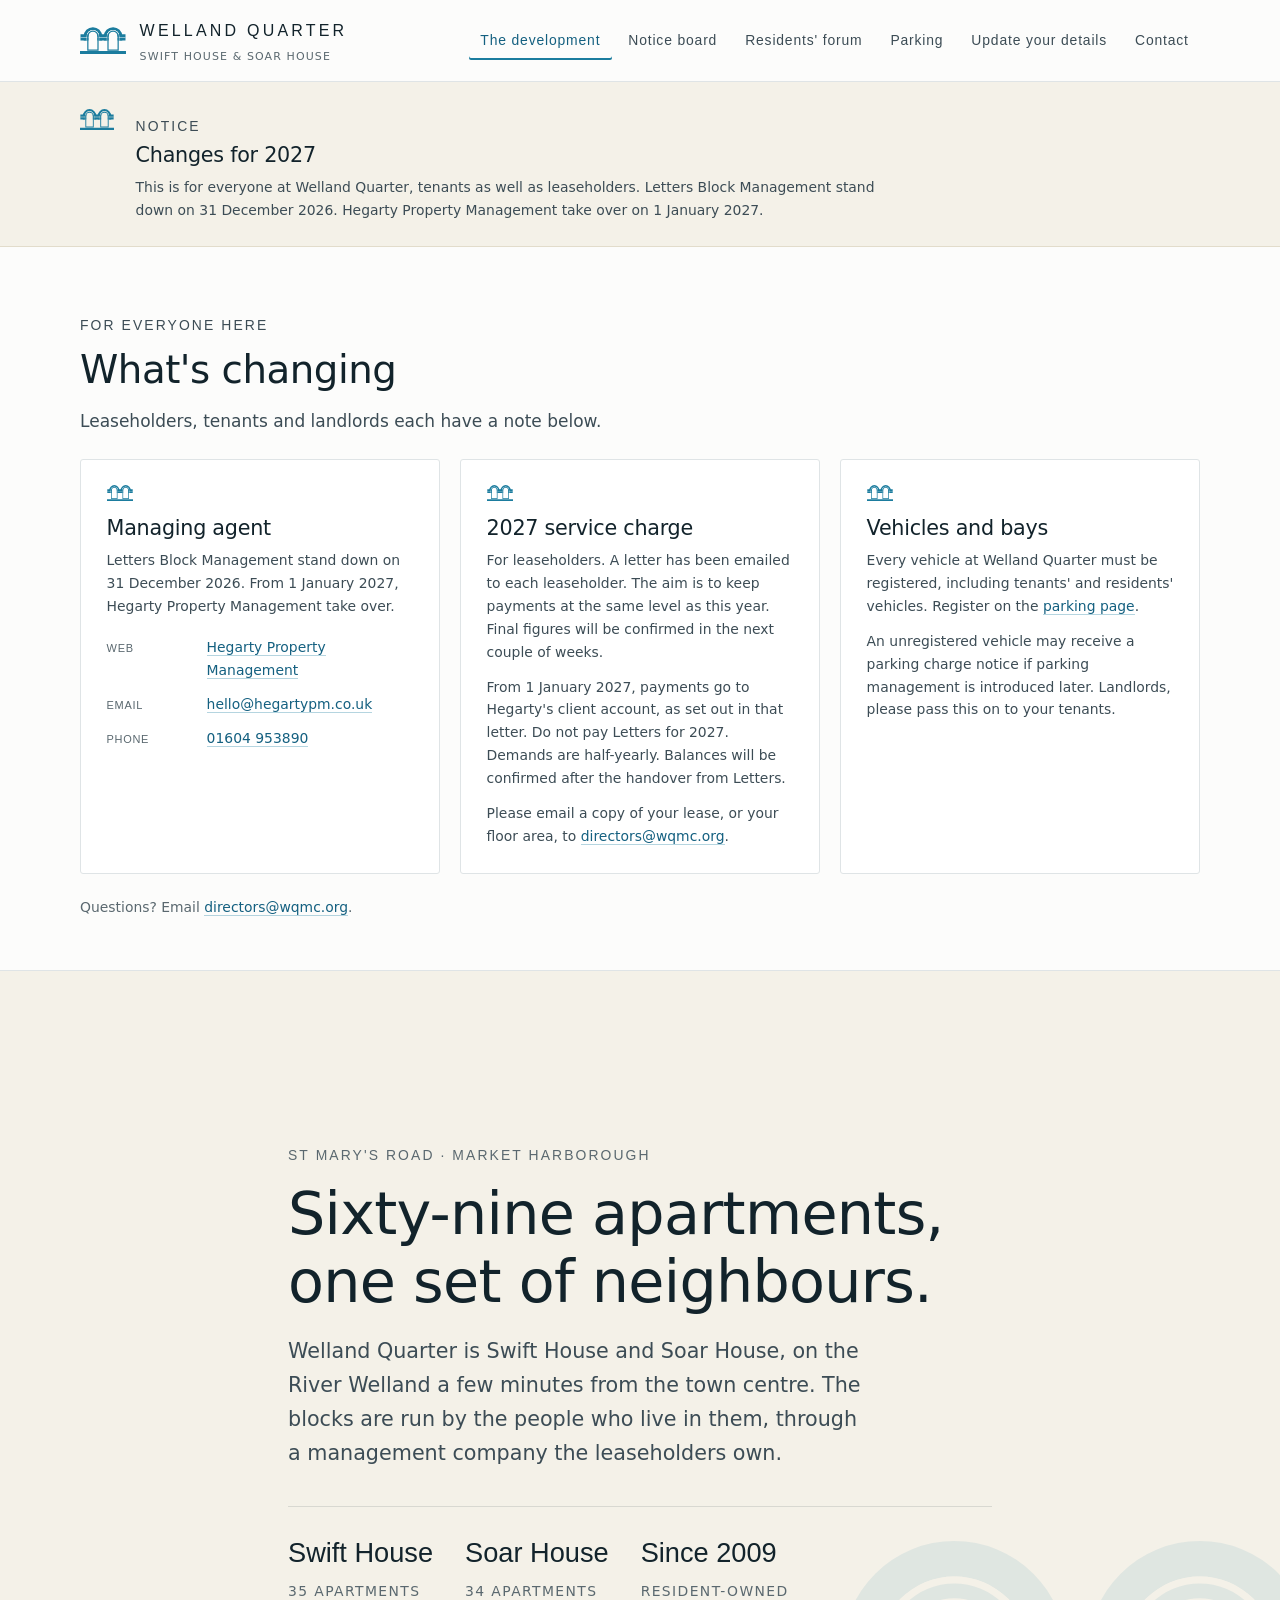
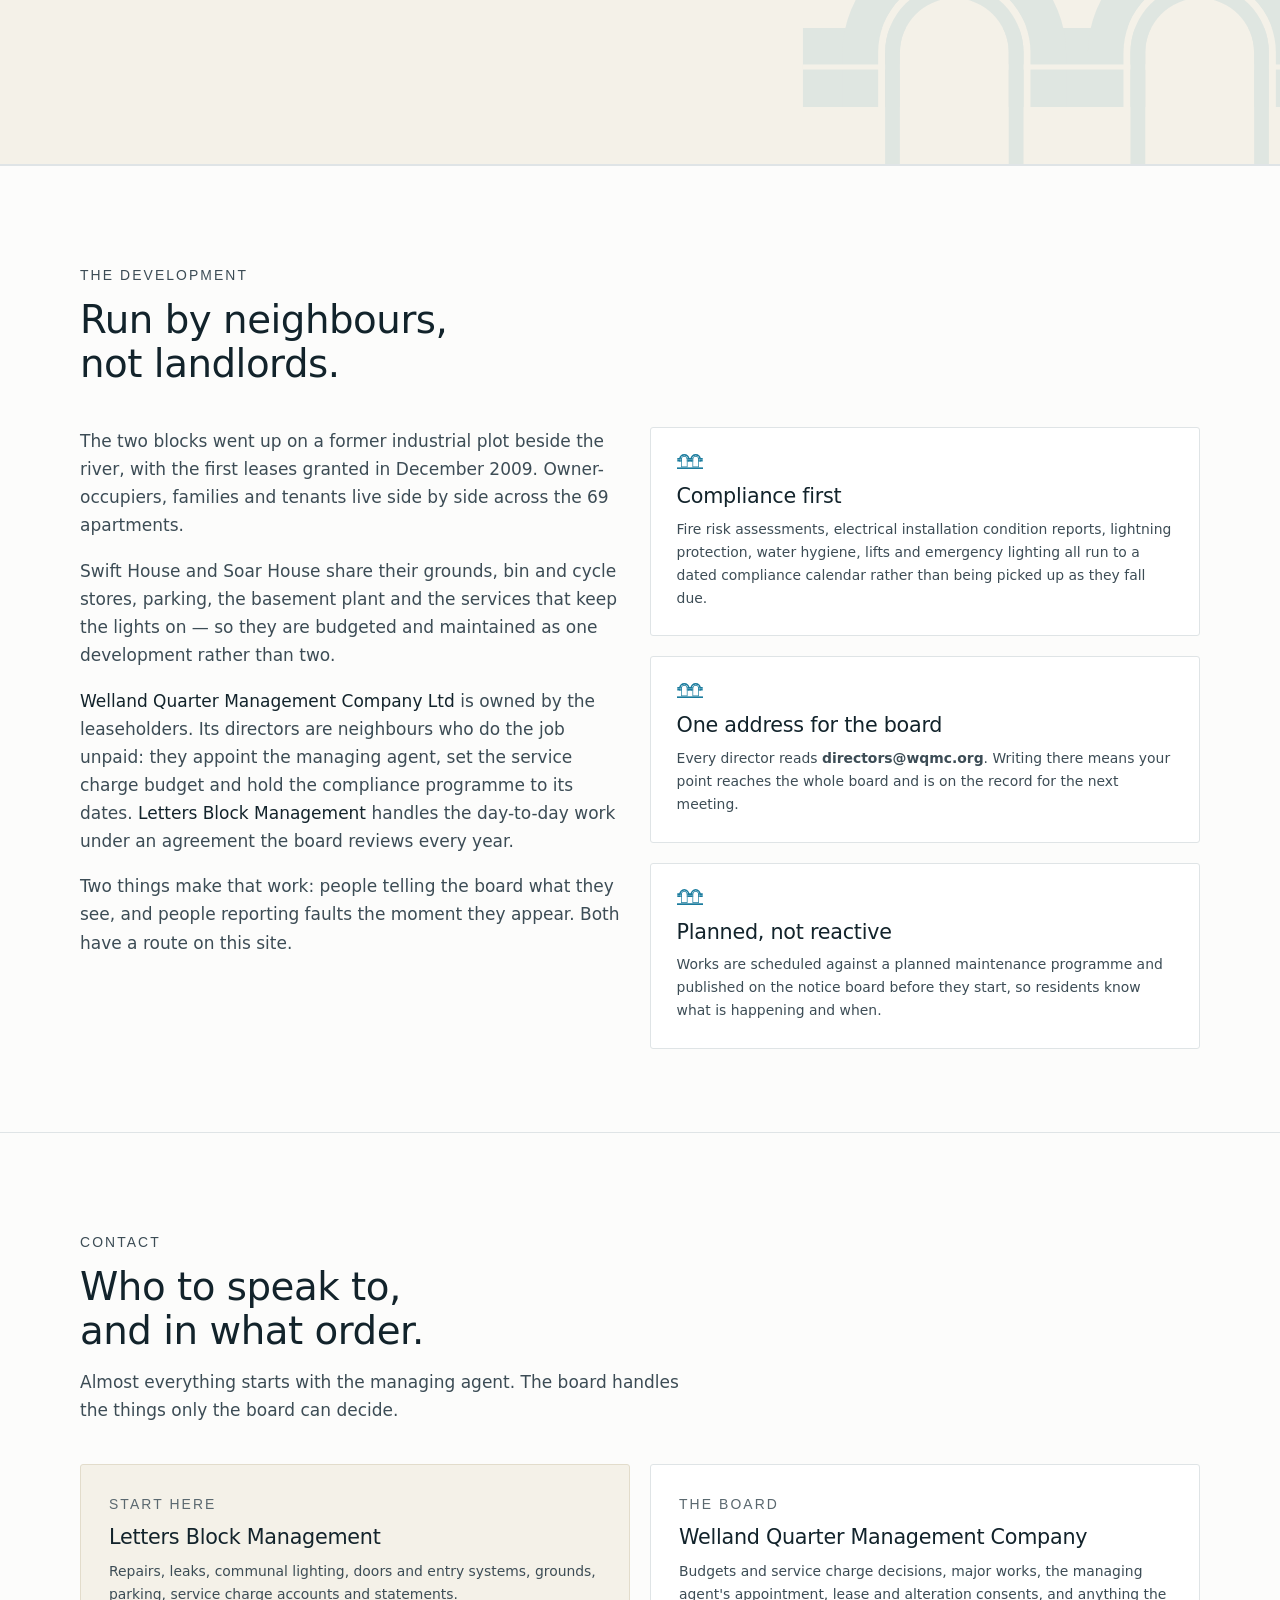
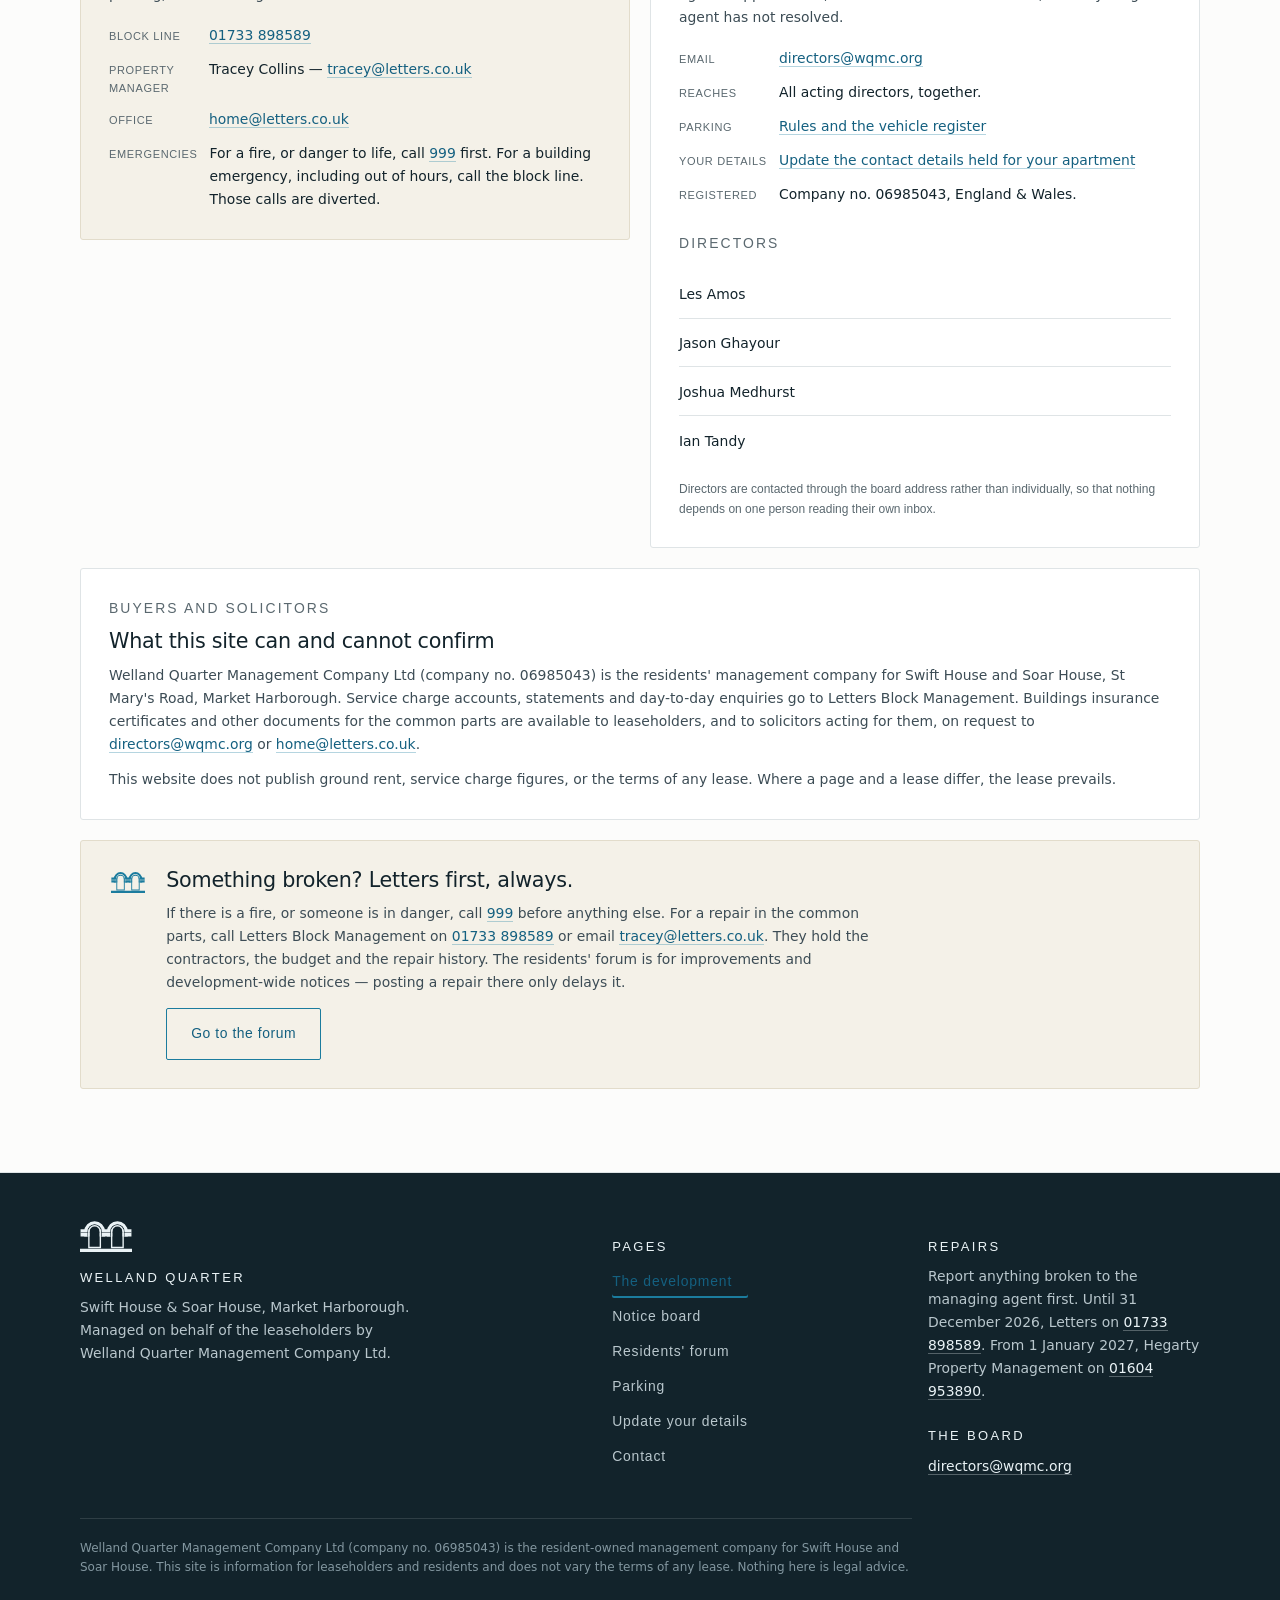
<file: preview-agent-change-7q4x.html>
<!doctype html>
<html lang="en-GB">
<head>
<meta charset="utf-8">
<meta name="viewport" content="width=device-width,initial-scale=1">
<meta name="robots" content="noindex, nofollow">
<title>Welland Quarter — Swift House & Soar House, Market Harborough</title>
<meta name="description" content="Swift House and Soar House in Market Harborough, run for the leaseholders by Welland Quarter Management Company Ltd. Repairs go to Letters Block Management.">
<link rel="preconnect" href="https://api.fontshare.com" crossorigin>
<link rel="stylesheet" href="https://api.fontshare.com/v2/css?f[]=general-sans@400,500,600&f[]=satoshi@400,500&display=swap">
<link rel="stylesheet" href="styles.css">
<style>
.site-banner{background:var(--cream);border-bottom:1px solid #E2DCCB}
.site-banner-in{display:flex;gap:1.35rem;align-items:flex-start;padding:1.5rem 0}
.site-banner .mark{width:34px;height:auto;flex:none;margin-top:.2rem}
.site-banner h2{font-size:var(--step-1);margin:.35rem 0 0}
.site-banner p{color:var(--ink-soft);font-size:var(--step--1);margin-top:.55rem;max-width:48rem}
@media(max-width:560px){.site-banner-in{flex-direction:column;gap:.9rem}}
#changing{padding:clamp(2rem,4.5vw,3.25rem) 0}
#changing .head{margin-bottom:1.5rem}
#changing .card p + p{margin-top:.7rem}
#changing .fine{margin-top:1.35rem}
</style>
<meta name="theme-color" content="#FCFCFB">
<meta property="og:site_name" content="Welland Quarter">
<meta property="og:type" content="website">
<meta property="og:locale" content="en_GB">
<meta property="og:title" content="Welland Quarter — Swift House &amp; Soar House, Market Harborough">
<meta property="og:description" content="Swift House and Soar House in Market Harborough, run for the leaseholders by Welland Quarter Management Company Ltd. Repairs go to Letters Block Management.">
<meta property="og:image" content="https://www.wqmc.org/share.png">
<meta property="og:image:alt" content="Welland Quarter, Swift House and Soar House, Market Harborough.">
<meta name="twitter:card" content="summary_large_image">
<link rel="apple-touch-icon" href="apple-touch-icon.png">
<link rel="icon" href="favicon.svg" type="image/svg+xml">
<script type="application/ld+json">
{
  "@context": "https://schema.org",
  "@type": "Organization",
  "name": "Welland Quarter Management Company Ltd",
  "url": "https://www.wqmc.org/",
  "logo": "https://www.wqmc.org/mark.svg",
  "email": "directors@wqmc.org",
  "identifier": "06985043",
  "address": {
    "@type": "PostalAddress",
    "streetAddress": "St Mary's Road",
    "addressLocality": "Market Harborough",
    "addressCountry": "GB"
  },
  "contactPoint": [
    {
      "@type": "ContactPoint",
      "contactType": "managing agent",
      "name": "Letters Block Management",
      "telephone": "+44-1733-898589",
      "email": "home@letters.co.uk",
      "areaServed": "GB",
      "availableLanguage": "English"
    },
    {
      "@type": "ContactPoint",
      "contactType": "directors",
      "email": "directors@wqmc.org",
      "areaServed": "GB",
      "availableLanguage": "English"
    }
  ]
}
</script>
</head>
<body>
<a class="skip" href="#content">Skip to content</a>
<header class="top"><div class="shell top-in">
  <a class="brand" href="index.html"><img class="mark" src="mark.svg" alt="" width="46" height="28"><span><b>Welland Quarter</b><span>Swift House &amp; Soar House</span></span></a>
  <nav aria-label="Main">
    <a href="index.html" aria-current="page">The development</a>
    <a href="notices.html">Notice board</a>
    <a href="forum.html">Residents' forum</a>
    <a href="parking.html">Parking</a>
    <a href="update-records.html">Update your details</a>
    <a href="index.html#contact">Contact</a>
  </nav>
</div></header>
<main id="content" tabindex="-1">
<aside class="site-banner" aria-labelledby="agent-change-title">
  <div class="shell site-banner-in">
    <img class="mark" src="mark.svg" alt="" width="34" height="20">
    <div>
      <p class="label">Notice</p>
      <h2 id="agent-change-title">Changes for 2027</h2>
      <p>This is for everyone at Welland Quarter, tenants as well as leaseholders. Letters Block Management stand down on 31 December 2026. Hegarty Property Management take over on 1 January 2027.</p>
    </div>
  </div>
</aside>

<section id="changing" aria-labelledby="changing-title">
  <div class="shell">
    <div class="head">
      <p class="label">For everyone here</p>
      <h2 id="changing-title">What's changing</h2>
      <p>Leaseholders, tenants and landlords each have a note below.</p>
    </div>
    <div class="cols three">
      <div class="card">
        <div class="arch"><img class="mark" src="mark.svg" alt="" width="26" height="16"></div>
        <h3>Managing agent</h3>
        <p>Letters Block Management stand down on 31 December 2026. From 1 January 2027, Hegarty Property Management take over.</p>
        <dl class="dl">
          <div><dt>Web</dt><dd><a href="https://www.hegartypm.co.uk/">Hegarty Property Management</a></dd></div>
          <div><dt>Email</dt><dd><a href="mailto:hello@hegartypm.co.uk">hello@hegartypm.co.uk</a></dd></div>
          <div><dt>Phone</dt><dd><a href="tel:+441604953890">01604 953890</a></dd></div>
        </dl>
      </div>
      <div class="card">
        <div class="arch"><img class="mark" src="mark.svg" alt="" width="26" height="16"></div>
        <h3>2027 service charge</h3>
        <p>For leaseholders. A letter has been emailed to each leaseholder. The aim is to keep payments at the same level as this year. Final figures will be confirmed in the next couple of weeks.</p>
        <p>From 1 January 2027, payments go to Hegarty's client account, as set out in that letter. Do not pay Letters for 2027. Demands are half-yearly. Balances will be confirmed after the handover from Letters.</p>
        <p>Please email a copy of your lease, or your floor area, to <a href="mailto:directors@wqmc.org">directors@wqmc.org</a>.</p>
      </div>
      <div class="card">
        <div class="arch"><img class="mark" src="mark.svg" alt="" width="26" height="16"></div>
        <h3>Vehicles and bays</h3>
        <p>Every vehicle at Welland Quarter must be registered, including tenants' and residents' vehicles. Register on the <a href="parking.html">parking page</a>.</p>
        <p>An unregistered vehicle may receive a parking charge notice if parking management is introduced later. Landlords, please pass this on to your tenants.</p>
      </div>
    </div>
    <p class="fine">Questions? Email <a href="mailto:directors@wqmc.org">directors@wqmc.org</a>.</p>
  </div>
</section>

<section class="hero">
  <div class="hero-art"><img class="mark" src="mark.svg" alt="" width="283" height="170"></div>
  <div class="shell hero-in">
    <p class="label">St Mary's Road &middot; Market Harborough</p>
    <h1>Sixty-nine apartments, one set of neighbours.</h1>
    <p class="lede">Welland Quarter is Swift House and Soar House, on the River Welland a few
    minutes from the town centre. The blocks are run by the people who live in them, through
    a management company the leaseholders own.</p>
    <div class="hero-meta">
      <div><b>Swift House</b><span>35 apartments</span></div>
      <div><b>Soar House</b><span>34 apartments</span></div>
      <div><b>Since 2009</b><span>Resident-owned</span></div>
    </div>
  </div>
</section>

<section id="about">
  <div class="shell">
    <div class="head">
      <p class="label">The development</p>
      <h2>Run by neighbours, not landlords.</h2>
    </div>
    <div class="cols two">
      <div class="prose">
        <p>The two blocks went up on a former industrial plot beside the river, with the first
        leases granted in December 2009. Owner-occupiers, families and tenants live side by
        side across the 69 apartments.</p>
        <p>Swift House and Soar House share their grounds, bin and cycle stores, parking, the
        basement plant and the services that keep the lights on — so they are budgeted and
        maintained as one development rather than two.</p>
        <p><strong>Welland Quarter Management Company Ltd</strong> is owned by the
        leaseholders. Its directors are neighbours who do the job unpaid: they appoint the
        managing agent, set the service charge budget and hold the compliance programme to
        its dates. <strong>Letters Block Management</strong> handles the day-to-day work under
        an agreement the board reviews every year.</p>
        <p>Two things make that work: people telling the board what they see, and people
        reporting faults the moment they appear. Both have a route on this site.</p>
      </div>
      <div class="cols" style="align-content:start">
        <div class="card">
          <div class="arch"><img class="mark" src="mark.svg" alt="" width="26" height="16"></div>
          <h3>Compliance first</h3>
          <p>Fire risk assessments, electrical installation condition reports, lightning
          protection, water hygiene, lifts and emergency lighting all run to a dated
          compliance calendar rather than being picked up as they fall due.</p>
        </div>
        <div class="card">
          <div class="arch"><img class="mark" src="mark.svg" alt="" width="26" height="16"></div>
          <h3>One address for the board</h3>
          <p>Every director reads <b>directors@wqmc.org</b>. Writing there means your point
          reaches the whole board and is on the record for the next meeting.</p>
        </div>
        <div class="card">
          <div class="arch"><img class="mark" src="mark.svg" alt="" width="26" height="16"></div>
          <h3>Planned, not reactive</h3>
          <p>Works are scheduled against a planned maintenance programme and published on the
          notice board before they start, so residents know what is happening and when.</p>
        </div>
      </div>
    </div>
  </div>
</section>

<section id="contact">
  <div class="shell">
    <div class="head">
      <p class="label">Contact</p>
      <h2>Who to speak to, and in what order.</h2>
      <p>Almost everything starts with the managing agent. The board handles the things
      only the board can decide.</p>
    </div>
    <div class="contact-grid">
      <div class="panel accent">
        <p class="label">Start here</p>
        <h3 style="margin-top:.6rem">Letters Block Management</h3>
        <p style="color:var(--ink-soft);font-size:var(--step--1);margin-top:.6rem">
        Repairs, leaks, communal lighting, doors and entry systems, grounds, parking,
        service charge accounts and statements.</p>
        <dl class="dl">
          <div><dt>Block line</dt><dd><a href="tel:+441733898589">01733 898589</a></dd></div>
          <div><dt>Property manager</dt><dd>Tracey Collins &mdash;
            <a href="mailto:tracey@letters.co.uk">tracey@letters.co.uk</a></dd></div>
          <div><dt>Office</dt><dd><a href="mailto:home@letters.co.uk">home@letters.co.uk</a></dd></div>
          <div><dt>Emergencies</dt><dd>For a fire, or danger to life, call <a href="tel:999">999</a> first. For a building emergency, including out of hours, call the block line. Those calls are diverted.</dd></div>
        </dl>
      </div>
      <div class="panel">
        <p class="label">The board</p>
        <h3 style="margin-top:.6rem">Welland Quarter Management Company</h3>
        <p style="color:var(--ink-soft);font-size:var(--step--1);margin-top:.6rem">
        Budgets and service charge decisions, major works, the managing agent's appointment,
        lease and alteration consents, and anything the agent has not resolved.</p>
        <dl class="dl">
          <div><dt>Email</dt><dd><a href="mailto:directors@wqmc.org">directors@wqmc.org</a></dd></div>
          <div><dt>Reaches</dt><dd>All acting directors, together.</dd></div>
          <div><dt>Parking</dt><dd><a href="parking.html">Rules and the vehicle register</a></dd></div>
          <div><dt>Your details</dt><dd><a href="update-records.html">Update the contact details held for your apartment</a></dd></div>
          <div><dt>Registered</dt><dd>Company no. 06985043, England &amp; Wales.</dd></div>
        </dl>
        <p class="label" style="margin-top:1.6rem">Directors</p>
        <ul class="people">
          <li><b>Les Amos</b></li>
          <li><b>Jason Ghayour</b></li>
          <li><b>Joshua Medhurst</b></li>
          <li><b>Ian Tandy</b></li>
        </ul>
        <p class="hint" style="margin-top:1rem">Directors are contacted through the board
        address rather than individually, so that nothing depends on one person reading their
        own inbox.</p>
      </div>
    </div>
    <div class="panel" id="buyers" style="margin-top:1.25rem">
      <p class="label">Buyers and solicitors</p>
      <h3 style="margin-top:.6rem">What this site can and cannot confirm</h3>
      <p style="color:var(--ink-soft);font-size:var(--step--1);margin-top:.6rem">
      Welland Quarter Management Company Ltd (company no. 06985043) is the residents'
      management company for Swift House and Soar House, St Mary's Road, Market Harborough.
      Service charge accounts, statements and day-to-day enquiries go to Letters Block
      Management. Buildings insurance certificates and other documents for the common parts
      are available to leaseholders, and to solicitors acting for them, on request to
      <a href="mailto:directors@wqmc.org">directors@wqmc.org</a> or
      <a href="mailto:home@letters.co.uk">home@letters.co.uk</a>.</p>
      <p style="color:var(--ink-soft);font-size:var(--step--1);margin-top:.75rem">
      This website does not publish ground rent, service charge figures, or the terms of any
      lease. Where a page and a lease differ, the lease prevails.</p>
    </div>
    <div class="callout" style="margin-top:1.25rem">
      <img class="mark" src="mark.svg" alt="" width="34" height="20">
      <div>
        <h3>Something broken? Letters first, always.</h3>
        <p>If there is a fire, or someone is in danger, call
        <a href="tel:999">999</a> before anything else. For a repair in the common parts,
        call Letters Block Management on
        <a href="tel:+441733898589">01733 898589</a> or email
        <a href="mailto:tracey@letters.co.uk">tracey@letters.co.uk</a>. They hold the
        contractors, the budget and the repair history. The residents' forum is for
        improvements and development-wide notices &mdash; posting a repair there only delays it.</p>
        <p style="margin-top:.9rem"><a class="btn ghost" href="forum.html">Go to the forum</a></p>
      </div>
    </div>
  </div>
</section>
</main>
<footer><div class="shell">
  <div class="f-in">
    <div style="max-width:22rem">
      <img class="mark" src="mark-light.svg" alt="" width="52" height="31">
      <b>Welland Quarter</b>
      <p>Swift House &amp; Soar House, Market Harborough. Managed on behalf of the
      leaseholders by Welland Quarter Management Company Ltd.</p>
    </div>
    <div>
      <b>Pages</b>
      <nav aria-label="Footer">
        <a href="index.html" aria-current="page">The development</a>
        <a href="notices.html">Notice board</a>
        <a href="forum.html">Residents' forum</a>
        <a href="parking.html">Parking</a>
        <a href="update-records.html">Update your details</a>
        <a href="index.html#contact">Contact</a>
      </nav>
    </div>
    <div style="max-width:17rem">
      <b>Repairs</b>
      <p>Report anything broken to the managing agent first.
      Until 31 December 2026, Letters on
      <a href="tel:+441733898589">01733 898589</a>.
      From 1 January 2027, Hegarty Property Management on
      <a href="tel:+441604953890">01604 953890</a>.</p>
      <b style="margin-top:1.4rem">The board</b>
      <p><a href="mailto:directors@wqmc.org">directors@wqmc.org</a></p>
    </div>
  </div>
  <p class="fine">Welland Quarter Management Company Ltd (company no. 06985043) is the
  resident-owned management company for Swift House and Soar House. This site is
  information for leaseholders and residents and does not vary the terms of any lease.
  Nothing here is legal advice.</p>
</div></footer>
<script data-goatcounter="https://wqmc.goatcounter.com/count" async src="//gc.zgo.at/count.js"></script>
</body>
</html>
</file>
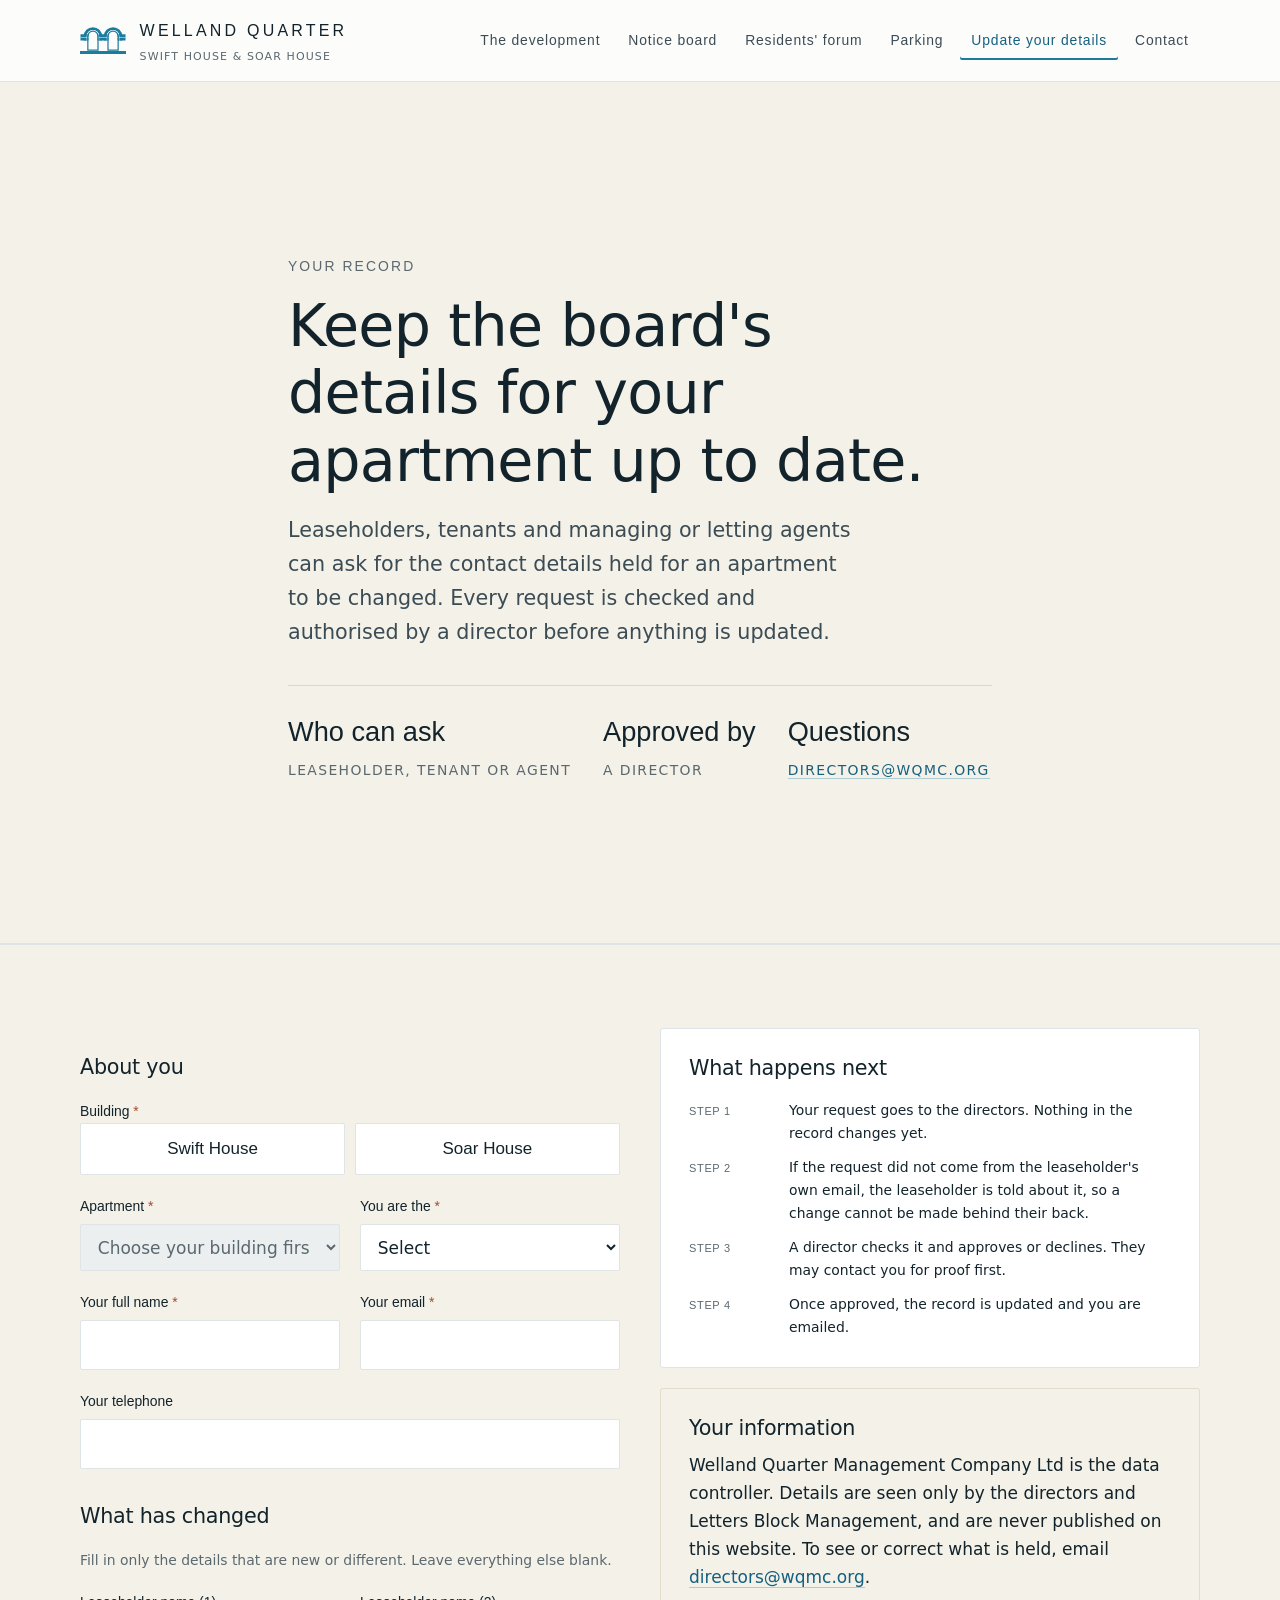
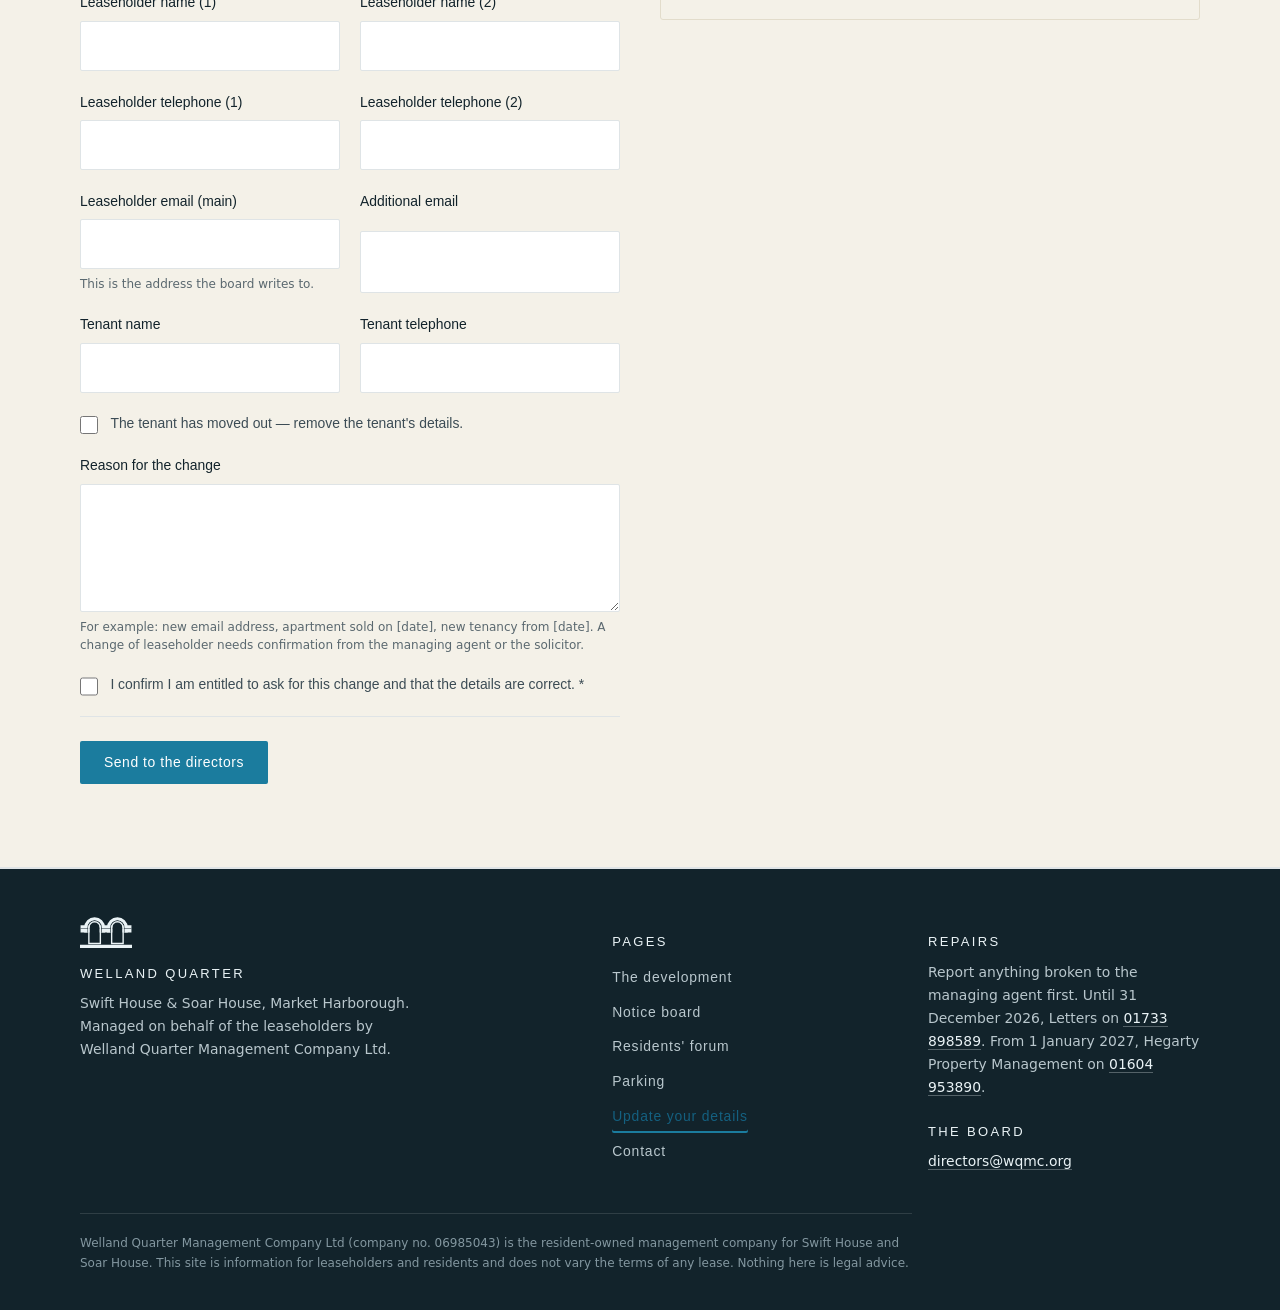
<file: update-records.html>
<!doctype html>
<html lang="en-GB">
<head>
<meta charset="utf-8">
<meta name="viewport" content="width=device-width,initial-scale=1">
<title>Update your contact record — Welland Quarter</title>
<meta name="description" content="Ask the Welland Quarter board to update the contact details held for your apartment.">
<link rel="preconnect" href="https://api.fontshare.com" crossorigin>
<link rel="stylesheet" href="https://api.fontshare.com/v2/css?f[]=general-sans@400,500,600&f[]=satoshi@400,500&display=swap">
<link rel="stylesheet" href="styles.css">
<link rel="canonical" href="https://www.wqmc.org/update-records.html">
<meta name="theme-color" content="#FCFCFB">
<meta property="og:site_name" content="Welland Quarter">
<meta property="og:type" content="website">
<meta property="og:locale" content="en_GB">
<meta property="og:title" content="Update your contact record — Welland Quarter">
<meta property="og:description" content="Ask the Welland Quarter board to update the contact details held for your apartment.">
<meta property="og:url" content="https://www.wqmc.org/update-records.html">
<meta property="og:image" content="https://www.wqmc.org/share.png">
<meta property="og:image:alt" content="Welland Quarter, Swift House and Soar House, Market Harborough.">
<meta name="twitter:card" content="summary_large_image">
<link rel="apple-touch-icon" href="apple-touch-icon.png">
<link rel="icon" href="favicon.svg" type="image/svg+xml">
<style>[hidden]{display:none!important}.wq-f>label{display:block}.wq-f .req{display:inline}</style>
</head>
<body>
<a class="skip" href="#content">Skip to content</a>
<header class="top"><div class="shell top-in">
  <a class="brand" href="index.html"><img class="mark" src="mark.svg" alt="" width="46" height="28"><span><b>Welland Quarter</b><span>Swift House &amp; Soar House</span></span></a>
  <nav aria-label="Main">
    <a href="index.html">The development</a>
    <a href="notices.html">Notice board</a>
    <a href="forum.html">Residents' forum</a>
    <a href="parking.html">Parking</a>
    <a href="update-records.html" aria-current="page">Update your details</a>
    <a href="index.html#contact">Contact</a>
  </nav>
</div></header>
<main id="content" tabindex="-1">
<section class="hero"><div class="shell hero-in">
<p class="label">Your record</p>
<h1>Keep the board's details for your apartment up to date.</h1>
<p class="lede">Leaseholders, tenants and managing or letting agents can ask for the contact details
held for an apartment to be changed. Every request is checked and authorised by a director before
anything is updated.</p>
<div class="hero-meta">
<div><b>Who can ask</b><span>Leaseholder, tenant or agent</span></div>
<div><b>Approved by</b><span>A director</span></div>
<div><b>Questions</b><span><a href="mailto:directors@wqmc.org">directors@wqmc.org</a></span></div>
</div></div></section>
<section style="background:var(--cream);border-block:1px solid var(--line)">
<div class="shell"><div class="cols two" style="align-items:start;gap:2.5rem">
<div>
<form class="wq-form" id="rc-form" novalidate>
<h2 class="form-title">About you</h2>
<div class="wq-who">
<fieldset class="wq-bldg-set" id="rc-bldg-set">
<legend>Building <span class="req">*</span></legend>
<div class="wq-bldg">
<label class="wq-bldg-btn"><input type="radio" name="building" value="Swift" required><span>Swift House</span></label>
<label class="wq-bldg-btn"><input type="radio" name="building" value="Soar" required><span>Soar House</span></label>
</div>
</fieldset>
<div class="wq-f wq-flat"><label for="rc-apt">Apartment <span class="req">*</span></label>
<select id="rc-apt" name="apartment" required class="is-waiting"><option value="">Choose your building first</option></select>
<small id="rc-apt-code" hidden></small></div>
<div class="wq-f wq-pair"><label for="rc-role">You are the <span class="req">*</span></label>
<select id="rc-role" name="role" required><option value="">Select</option>
<option>Leaseholder</option><option>Joint leaseholder</option><option>Tenant</option>
<option>Letting agent</option><option>Managing agent (Letters)</option></select></div>
</div>
<div class="wq-row two">
<div class="wq-f"><label for="rc-name">Your full name <span class="req">*</span></label><input id="rc-name" name="name" required autocomplete="name"></div>
<div class="wq-f"><label for="rc-email">Your email <span class="req">*</span></label><input id="rc-email" name="email" type="email" required autocomplete="email"></div>
</div>
<div class="wq-f"><label for="rc-tel">Your telephone</label><input id="rc-tel" name="tel" type="tel" autocomplete="tel"></div>

<h2 class="form-title spaced">What has changed</h2>
<p class="fine" style="margin:0">Fill in only the details that are new or different. Leave everything else blank.</p>
<div class="wq-row two">
<div class="wq-f" data-not="Tenant"><label for="rc-lh1">Leaseholder name (1)</label><input id="rc-lh1" name="lh1"></div>
<div class="wq-f" data-not="Tenant"><label for="rc-lh2">Leaseholder name (2)</label><input id="rc-lh2" name="lh2"></div>
</div>
<div class="wq-row two" data-not="Tenant">
<div class="wq-f"><label for="rc-tel1">Leaseholder telephone (1)</label><input id="rc-tel1" name="tel1" type="tel"></div>
<div class="wq-f"><label for="rc-tel2">Leaseholder telephone (2)</label><input id="rc-tel2" name="tel2" type="tel"></div>
</div>
<div class="wq-row two" data-not="Tenant">
<div class="wq-f"><label for="rc-e1">Leaseholder email (main)</label><input id="rc-e1" name="email1" type="email">
<small>This is the address the board writes to.</small></div>
<div class="wq-f"><label for="rc-e2">Additional email</label><input id="rc-e2" name="email2" type="email"></div>
</div>
<div class="wq-row two">
<div class="wq-f"><label for="rc-tn">Tenant name</label><input id="rc-tn" name="tenant"></div>
<div class="wq-f"><label for="rc-tt">Tenant telephone</label><input id="rc-tt" name="tenantTel" type="tel"></div>
</div>
<label class="wq-check"><input type="checkbox" name="clear_tenant" value="yes"><span>The tenant has moved out &mdash; remove the tenant's details.</span></label>
<div class="wq-f"><label for="rc-why">Reason for the change</label><textarea id="rc-why" name="reason" rows="3"></textarea>
<small>For example: new email address, apartment sold on [date], new tenancy from [date]. A change of leaseholder needs confirmation from the managing agent or the solicitor.</small></div>
<div style="position:absolute;left:-9999px" aria-hidden="true"><label>Website<input name="website" tabindex="-1" autocomplete="off"></label></div>
<label class="wq-check"><input type="checkbox" name="declare" required><span>I confirm I am entitled to ask for this change and that the details are correct. <span class="req">*</span></span></label>
<div class="wq-sub"><button class="btn" type="submit" id="rc-submit">Send to the directors</button></div>
</form>
<div class="wq-msg wait" id="rc-wait" role="status" hidden><b>Sending&hellip;</b>One moment.</div>
<div class="wq-msg ok" id="rc-ok" role="status" hidden><b>Sent for approval.</b><span id="rc-ok-t">The directors have your request. You will get an email confirming it now, and another once it has been decided.</span></div>
<div class="wq-msg bad" id="rc-bad" role="alert" hidden><b>Not sent.</b><span id="rc-bad-t"></span></div>
<div class="wq-msg wait" id="rc-preview" role="status" hidden><b>Preview: not submitted</b><span id="rc-preview-t"></span>
<pre id="rc-preview-json" class="wq-preview-json"></pre></div>
</div>
<div>
<div class="panel"><h3>What happens next</h3>
<dl class="dl">
<div><dt>Step 1</dt><dd>Your request goes to the directors. Nothing in the record changes yet.</dd></div>
<div><dt>Step 2</dt><dd>If the request did not come from the leaseholder's own email, the leaseholder is told about it, so a change cannot be made behind their back.</dd></div>
<div><dt>Step 3</dt><dd>A director checks it and approves or declines. They may contact you for proof first.</dd></div>
<div><dt>Step 4</dt><dd>Once approved, the record is updated and you are emailed.</dd></div>
</dl></div>
<div class="panel accent" style="margin-top:1.25rem"><h3>Your information</h3>
<p>Welland Quarter Management Company Ltd is the data controller. Details are seen only by the
directors and Letters Block Management, and are never published on this website. To see or
correct what is held, email <a href="mailto:directors@wqmc.org">directors@wqmc.org</a>.</p></div>
</div></div></div></section>
</main>
<footer><div class="shell">
  <div class="f-in">
    <div style="max-width:22rem">
      <img class="mark" src="mark-light.svg" alt="" width="52" height="31">
      <b>Welland Quarter</b>
      <p>Swift House &amp; Soar House, Market Harborough. Managed on behalf of the
      leaseholders by Welland Quarter Management Company Ltd.</p>
    </div>
    <div>
      <b>Pages</b>
      <nav aria-label="Footer">
        <a href="index.html">The development</a>
        <a href="notices.html">Notice board</a>
        <a href="forum.html">Residents' forum</a>
        <a href="parking.html">Parking</a>
        <a href="update-records.html" aria-current="page">Update your details</a>
        <a href="index.html#contact">Contact</a>
      </nav>
    </div>
    <div style="max-width:17rem">
      <b>Repairs</b>
      <p>Report anything broken to the managing agent first.
      Until 31 December 2026, Letters on
      <a href="tel:+441733898589">01733 898589</a>.
      From 1 January 2027, Hegarty Property Management on
      <a href="tel:+441604953890">01604 953890</a>.</p>
      <b style="margin-top:1.4rem">The board</b>
      <p><a href="mailto:directors@wqmc.org">directors@wqmc.org</a></p>
    </div>
  </div>
  <p class="fine">Welland Quarter Management Company Ltd (company no. 06985043) is the
  resident-owned management company for Swift House and Soar House. This site is
  information for leaseholders and residents and does not vary the terms of any lease.
  Nothing here is legal advice.</p>
</div></footer>

<script>
(function(){
  /* Paste the deployed Apps Script web app address between the quotes to go live. */
  var ENDPOINT = "https://script.google.com/macros/s/AKfycbyLiUsMjiMAKhQtMncQDZjXoI8Y2GfwaetvRul_1xzaoPk1qYXJ1xRN_7-GhuNfnWwVxQ/exec";
  var BLOCKS={Swift:36,Soar:35}; /* no apartment 13 in either house */
  var sel=document.getElementById('rc-apt');
  var bldgSet=document.getElementById('rc-bldg-set');
  var aptNote=document.getElementById('rc-apt-code');
  function syncAptNote(){
    if(!sel.value){ aptNote.hidden=true; aptNote.textContent=''; return; }
    aptNote.hidden=false; aptNote.textContent='Will be sent as '+sel.value+'.';
  }
  function paintBuildings(){
    var radios=bldgSet.querySelectorAll('input[type=radio]');
    for(var i=0;i<radios.length;i++) radios[i].parentNode.classList.toggle('is-on', radios[i].checked);
  }
  function fillApartments(block){
    while(sel.firstChild) sel.removeChild(sel.firstChild);
    var ph=document.createElement('option'); ph.value=''; ph.textContent='Select the apartment'; sel.appendChild(ph);
    for(var n=1;n<=BLOCKS[block];n++){ if(n===13) continue;
      var o=document.createElement('option'); o.value=block+' '+n; o.textContent='Apartment '+n; sel.appendChild(o); }
    sel.classList.remove('is-waiting'); sel.value=''; syncAptNote();
  }
  var bldgRadios=bldgSet.querySelectorAll('input[type=radio]');
  for(var bi=0;bi<bldgRadios.length;bi++) bldgRadios[bi].addEventListener('change', function(){
    bldgSet.setAttribute('aria-invalid','false'); paintBuildings(); fillApartments(this.value);
  });
  sel.addEventListener('change', syncAptNote);
  var form=document.getElementById('rc-form'), role=document.getElementById('rc-role'), btn=document.getElementById('rc-submit');
  var W=document.getElementById('rc-wait'),O=document.getElementById('rc-ok'),B=document.getElementById('rc-bad'),BT=document.getElementById('rc-bad-t');
  var P=document.getElementById('rc-preview');
  function show(el){ [W,O,B,P].forEach(function(n){ n.hidden=(n!==el); }); }
  function sync(){ form.querySelectorAll('[data-not]').forEach(function(el){ el.hidden = role.value===el.dataset.not; }); }
  role.addEventListener('change',sync);
  form.addEventListener('submit',function(e){
    e.preventDefault(); var bads=[];
    var bldg=bldgSet.querySelector('input[type=radio]:checked');
    if(!bldg){ bldgSet.setAttribute('aria-invalid','true'); bads.push(bldgSet.querySelector('input[type=radio]')); }
    else bldgSet.setAttribute('aria-invalid','false');
    form.querySelectorAll('[required]').forEach(function(f){
      if(f.type==='radio') return;
      var empty=f.type==='checkbox'?!f.checked:!f.value.trim(); f.setAttribute('aria-invalid',empty?'true':'false'); if(empty) bads.push(f);
    });
    if(bads.length){ BT.textContent='Please choose a building and apartment, complete the fields marked with an asterisk, and tick the confirmation.'; show(B); return bads[0].focus(); }
    var d={action:'record_change'}, any=false;
    new FormData(form).forEach(function(v,k){
      if(k==='building') return; /* apartment already carries Swift 21 / Soar 32 */
      var el=form.elements[k]; if(el && el.closest && el.closest('[hidden]')) return; d[k]=String(v).trim();
    });
    ['lh1','lh2','tel1','tel2','email1','email2','tenant','tenantTel','clear_tenant'].forEach(function(k){ if(d[k]) any=true; });
    if(!any){ BT.textContent='Fill in at least one detail that has changed.'; return show(B); }
    if(location.hostname !== 'www.wqmc.org'){
      console.log('Preview: not submitted', d);
      document.getElementById('rc-preview-t').textContent='Nothing was sent to the directors. Apartment would be sent as '+d.apartment+'.';
      document.getElementById('rc-preview-json').textContent=JSON.stringify(d, null, 2);
      return show(P);
    }
    if(!ENDPOINT){ BT.innerHTML='<b style="display:inline">Preview mode.</b> The request is valid, but the page is not connected yet, so nothing has been sent.'; return show(B); }
    show(W); btn.disabled=true;
    fetch(ENDPOINT,{method:'POST',body:JSON.stringify(d),headers:{'Content-Type':'text/plain;charset=utf-8'}})
     .then(function(r){return r.json();})
     .then(function(r){ btn.disabled=false; if(r.ok){ form.hidden=true; show(O); } else { BT.textContent=r.error||'Please try again.'; show(B); } })
     .catch(function(){ btn.disabled=false; BT.innerHTML='Please try again, or email <a href="mailto:directors@wqmc.org">directors@wqmc.org</a>.'; show(B); });
  });
})();
</script>
<script data-goatcounter="https://wqmc.goatcounter.com/count" async src="//gc.zgo.at/count.js"></script>
</body>
</html>
</file>
<file: styles.css>
/* ---- tokens ---- */
:root{
  --teal:#1B7C9E; --teal-deep:#146080; --ink:#12232B; --ink-soft:#3C4C55;
  --paper:#FCFCFB; --cream:#F4F1E8; --mist:#ECEFF0; --line:#DFE4E6; --muted:#5A686F;
  --shell:min(1120px,100% - 2.5rem);
  --step--1:clamp(.8125rem,.79rem + .1vw,.875rem);
  --step-0:clamp(1rem,.97rem + .15vw,1.0625rem);
  --step-1:clamp(1.125rem,1.07rem + .28vw,1.3125rem);
  --step-2:clamp(1.375rem,1.26rem + .55vw,1.75rem);
  --step-3:clamp(1.75rem,1.5rem + 1.15vw,2.5rem);
  --step-4:clamp(2.25rem,1.75rem + 2.4vw,3.75rem);
  --track:.02em;
}
*,*::before,*::after{box-sizing:border-box}
html{-webkit-text-size-adjust:100%;color-scheme:light;scroll-behavior:smooth}
[id]{scroll-margin-top:7.5rem}
.skip{position:absolute;left:1rem;top:1rem;z-index:100;transform:translateY(-200%);
  background:var(--ink);color:#fff;border:0;border-radius:2px;padding:.65rem 1rem;
  font-family:"General Sans",sans-serif;font-weight:500}
.skip:hover,.skip:focus{color:#fff;border:0}
.skip:focus{transform:none}
.sr-only{position:absolute;width:1px;height:1px;padding:0;margin:-1px;overflow:hidden;
  clip:rect(0,0,0,0);white-space:nowrap;border:0}
main[tabindex="-1"]:focus{outline:none}
a:focus-visible,button:focus-visible{outline:2px solid var(--teal-deep);outline-offset:3px}
footer a:focus-visible{outline-color:#fff}
[hidden]{display:none !important}
@media(prefers-reduced-motion:reduce){
  html{scroll-behavior:auto}
  *,*::before,*::after{transition:none !important;animation:none !important}
}
body{margin:0;background:var(--paper);color:var(--ink);
  font:400 var(--step-0)/1.65 Satoshi,ui-sans-serif,system-ui,sans-serif;
  -webkit-font-smoothing:antialiased}
img,svg{display:block;max-width:100%}
a{color:var(--teal-deep);text-decoration:none;border-bottom:1px solid rgba(27,124,158,.32);
  transition:border-color .18s ease,color .18s ease}
a:hover{color:var(--ink);border-color:var(--ink)}
h1,h2,h3,h4{font-family:"General Sans",ui-sans-serif,system-ui,sans-serif;font-weight:500;
  letter-spacing:-.012em;line-height:1.15;margin:0;text-wrap:balance}
p{margin:0}
.shell{width:var(--shell);margin-inline:auto}

/* ---- eyebrow / section label ---- */
.label{font-family:"General Sans",sans-serif;font-weight:500;font-size:var(--step--1);
  letter-spacing:.15em;text-transform:uppercase;color:var(--muted)}

/* ---- header ---- */
.top{border-bottom:1px solid var(--line);background:rgba(252,252,251,.92);
  backdrop-filter:blur(8px);position:sticky;top:0;z-index:20}
.top-in{display:flex;align-items:center;justify-content:space-between;gap:1.25rem;
  padding:.95rem 0;flex-wrap:wrap}
.brand{display:flex;align-items:center;gap:.85rem;border:0;min-width:0}
.brand .mark{width:46px;height:auto;flex:none}
.brand b{display:block;font-family:"General Sans",sans-serif;font-weight:500;font-size:1rem;
  letter-spacing:.2em;text-transform:uppercase;color:var(--ink)}
.brand span{display:block;font-size:.6875rem;letter-spacing:.1em;text-transform:uppercase;
  color:var(--muted);margin-top:.2rem}
nav{display:flex;gap:.35rem;flex-wrap:wrap}
nav a{border:0;font-family:"General Sans",sans-serif;font-weight:500;font-size:var(--step--1);
  letter-spacing:.06em;color:var(--ink-soft);padding:.5rem .7rem;border-radius:2px}
nav a:hover{background:var(--mist);color:var(--ink)}
nav a[aria-current=page]{color:var(--teal-deep);box-shadow:inset 0 -2px 0 var(--teal)}

/* ---- hero ---- */
.hero{position:relative;overflow:hidden;background:var(--cream);
  border-bottom:1px solid var(--line)}
.hero-art{position:absolute;right:-6%;bottom:-14%;width:min(46%,560px);color:var(--teal);
  opacity:.09;pointer-events:none}
.hero-in{position:relative;padding:clamp(3rem,7vw,6.5rem) 0 clamp(2.75rem,6vw,5rem);
  max-width:44rem}
.hero h1{font-size:var(--step-4);margin:.85rem 0 0}
.hero .lede{font-size:var(--step-1);color:var(--ink-soft);margin-top:1.15rem;max-width:36rem}
.hero-meta{display:flex;gap:2rem;flex-wrap:wrap;margin-top:2.25rem;
  padding-top:1.5rem;border-top:1px solid rgba(18,35,43,.12)}
.hero-meta div b{display:block;font-family:"General Sans",sans-serif;font-weight:500;
  font-size:var(--step-2)}
.hero-meta div span{font-size:var(--step--1);letter-spacing:.1em;text-transform:uppercase;
  color:var(--muted)}

/* ---- sections ---- */
section{padding:clamp(3rem,6.5vw,5.5rem) 0}
section + section{border-top:1px solid var(--line)}
.head{max-width:38rem;margin-bottom:2.5rem}
.head h2{font-size:var(--step-3);margin:.7rem 0 0}
.head p{color:var(--ink-soft);margin-top:.9rem}
.cols{display:grid;gap:1.25rem}
.cols.two{grid-template-columns:repeat(auto-fit,minmax(17rem,1fr))}
.cols.three{grid-template-columns:repeat(auto-fit,minmax(15rem,1fr))}
.prose p + p{margin-top:1.1rem}
.prose{color:var(--ink-soft);max-width:36rem}
.prose strong{color:var(--ink);font-weight:500}

/* ---- cards ---- */
.card{background:#fff;border:1px solid var(--line);border-radius:3px;padding:1.6rem}
.card h3{font-size:var(--step-1)}
.card p{color:var(--ink-soft);font-size:var(--step--1);margin-top:.55rem}
.card .arch{width:26px;color:var(--teal);margin-bottom:1rem}
.card p.note{color:var(--muted);border-top:1px solid var(--line);padding-top:.7rem;
  margin-top:.9rem}

/* ---- contact ---- */
.contact-grid{align-items:start;display:grid;gap:1.25rem;grid-template-columns:repeat(auto-fit,minmax(18rem,1fr))}
.panel{border:1px solid var(--line);border-radius:3px;padding:1.75rem;background:#fff}
.panel.accent{background:var(--cream);border-color:#E2DCCB}
.panel h3{font-size:var(--step-1);margin-bottom:.65rem}
.panel p + p{margin-top:.75rem}
.panel .fine{margin-top:1rem}
.panel .btn{margin-top:1.25rem}
section .fine{font-size:var(--step--1);color:var(--muted);line-height:1.6}
.dl{margin:1.1rem 0 0;display:grid;gap:.7rem}
.dl div{display:flex;gap:.75rem;font-size:var(--step--1);align-items:baseline}
.dl dt{flex:0 0 5.5rem;color:var(--muted);letter-spacing:.06em;text-transform:uppercase;
  font-size:.6875rem;font-family:"General Sans",sans-serif;font-weight:500;margin:0}
.dl dd{margin:0;overflow-wrap:anywhere}
.people{list-style:none;margin:1.1rem 0 0;padding:0;display:grid;gap:.15rem}
.people li{display:grid;gap:.15rem;padding:.7rem 0;
  border-bottom:1px solid var(--line);font-size:var(--step--1);flex-wrap:wrap}
.people li:last-child{border-bottom:0}
.people b{font-weight:500}
.people span{color:var(--muted);font-size:var(--step--1);line-height:1.45}

/* ---- Q and A feed ---- */
.qa{display:grid;gap:.9rem;margin-top:1.5rem}
.qa-item{background:#fff;border:1px solid var(--line);border-radius:3px;overflow:hidden}
.qa-q{display:grid;grid-template-columns:1fr auto;gap:.5rem 1.25rem;align-items:baseline;
  padding:1.2rem 1.4rem}
.qa-q h3{font-size:var(--step-0);font-weight:500;line-height:1.35}
.qa-from{font-size:.75rem;color:var(--muted);margin-top:.35rem;
  font-family:"General Sans",sans-serif;letter-spacing:.03em}
.qa-state{font-family:"General Sans",sans-serif;font-weight:500;font-size:.625rem;
  letter-spacing:.12em;text-transform:uppercase;color:var(--muted);white-space:nowrap;
  border:1px solid var(--line);border-radius:999px;padding:.25rem .6rem}
.qa-item.open .qa-state{color:#8A6A14;border-color:#E4D5A8;background:#FDF8EA}
.qa-item.answered .qa-state{color:var(--teal-deep);border-color:#BFDCE7;background:#F1F8FA}
.qa-a{border-top:1px solid var(--line);background:var(--mist);padding:1.2rem 1.4rem}
.qa-a p{color:var(--ink-soft);font-size:var(--step--1)}
.qa-by{display:flex;gap:.5rem;align-items:baseline;flex-wrap:wrap;margin-top:.8rem;
  font-size:.75rem;font-family:"General Sans",sans-serif;letter-spacing:.03em}
.qa-by b{font-weight:500;color:var(--ink)}
.qa-by span{color:var(--muted)}
.qa-wait{border-top:1px solid var(--line);padding:.95rem 1.4rem;font-size:var(--step--1);
  color:var(--muted)}
@media(max-width:640px){
  .qa-q{grid-template-columns:1fr}
  .qa-state{justify-self:start}
}

/* ---- notice board ---- */
.notices{display:grid;gap:1rem}
.empty{background:#fff;border:1px dashed var(--line);border-radius:3px;
  padding:1.7rem 1.5rem;display:grid;gap:.5rem}
.empty b{font-family:"General Sans",sans-serif;font-weight:500;font-size:var(--step-0);
  color:var(--ink)}
.empty span{font-family:Satoshi,sans-serif;color:var(--muted);font-size:var(--step--1);
  line-height:1.6}
.notice{display:grid;grid-template-columns:8.5rem 1fr;gap:0 1.75rem;background:#fff;
  border:1px solid var(--line);border-left:3px solid var(--teal);border-radius:3px;
  padding:1.5rem 1.6rem}
.notice.done{border-left-color:#9FB2B9}
.notice.done h3{color:var(--muted)}
.notice.info{border-left-color:#C9A227}
.notice.urgent{border-left-color:#B3402B;border-left-width:4px;background:#FDF7F5}
.notice.urgent .when{color:#B3402B}
.notice.urgent .flag{display:inline-block;font-family:"General Sans",sans-serif;font-weight:500;
  font-size:.625rem;letter-spacing:.14em;text-transform:uppercase;color:#fff;background:#B3402B;
  border-radius:2px;padding:.22rem .5rem;margin-bottom:.6rem}
.notice-meta{display:flex;justify-content:space-between;align-items:baseline;gap:1rem;
  flex-wrap:wrap;margin-bottom:1.1rem;font-size:.75rem;color:var(--muted);
  font-family:"General Sans",sans-serif;letter-spacing:.06em}
.notice-meta .live{display:inline-flex;align-items:center;gap:.45rem}
.notice-meta .dot{width:.4rem;height:.4rem;border-radius:999px;background:var(--teal);
  display:inline-block}
.notice .when{font-family:"General Sans",sans-serif;font-weight:500;font-size:var(--step--1);
  color:var(--teal-deep);letter-spacing:.04em}
.notice .when small{display:block;color:var(--muted);font-weight:400;letter-spacing:.1em;
  text-transform:uppercase;font-size:.625rem;margin-top:.35rem}
.notice h3{font-size:var(--step-1)}
.notice p{color:var(--ink-soft);font-size:var(--step--1);margin-top:.5rem}
.tag{display:inline-block;font-family:"General Sans",sans-serif;font-weight:500;
  font-size:.625rem;letter-spacing:.12em;text-transform:uppercase;color:var(--muted);
  border:1px solid var(--line);border-radius:999px;padding:.25rem .6rem;margin-top:.9rem}
@media(max-width:640px){
  .notice{grid-template-columns:1fr;gap:.85rem}
  .notice .when small{display:inline;margin-left:.5rem}
}

/* ---- callout ---- */
.callout{border:1px solid #E2DCCB;background:var(--cream);border-radius:3px;
  padding:1.75rem 1.85rem;display:flex;gap:1.35rem;align-items:flex-start}
.callout .mark{width:34px;height:auto;flex:none;margin-top:.2rem}
.callout h3{font-size:var(--step-1)}
.callout p{color:var(--ink-soft);font-size:var(--step--1);margin-top:.55rem;max-width:44rem}
@media(max-width:560px){.callout{flex-direction:column;gap:.9rem}}
@media(max-width:480px){
  :root{--shell:min(1120px,100% - 1.5rem)}
  .brand b{letter-spacing:.08em}
  nav a{padding:.55rem .45rem}
}

/* ---- form ---- */
form{display:grid;gap:1.15rem;max-width:34rem}
label{display:grid;gap:.45rem;font-family:"General Sans",sans-serif;font-weight:500;
  font-size:var(--step--1)}
input,select,textarea{font:inherit;font-size:var(--step--1);color:var(--ink);
  background:#fff;border:1px solid var(--line);border-radius:2px;padding:.7rem .8rem;width:100%}
input:focus,select:focus,textarea:focus{outline:2px solid rgba(27,124,158,.35);
  outline-offset:1px;border-color:var(--teal)}
textarea{min-height:8rem;resize:vertical}
.hint{font-family:Satoshi,sans-serif;font-weight:400;color:var(--muted);font-size:.75rem}
.btn{display:inline-flex;align-items:center;gap:.55rem;background:var(--teal);color:#fff;
  border:0;border-radius:2px;padding:.85rem 1.5rem;font-family:"General Sans",sans-serif;
  font-weight:500;font-size:var(--step--1);letter-spacing:.04em;cursor:pointer;
  justify-self:start;transition:background .18s ease}
.btn:hover{background:var(--teal-deep)}
.btn:disabled{opacity:.65;cursor:progress}
a.btn{border-bottom:0;color:#fff}
.btn.ghost{background:transparent;color:var(--teal-deep);border:1px solid var(--teal)}
.btn.ghost:hover{background:var(--mist)}

/* ---- compliance cycle table ---- */
.cycle{width:100%;border-collapse:collapse;font-size:var(--step--1);margin-top:1.5rem}
.cycle caption{text-align:left;font-family:"General Sans",sans-serif;font-weight:500;
  font-size:var(--step--1);letter-spacing:.15em;text-transform:uppercase;color:var(--muted);
  padding-bottom:.9rem}
.cycle th{text-align:left;font-family:"General Sans",sans-serif;font-weight:500;
  font-size:.6875rem;letter-spacing:.1em;text-transform:uppercase;color:var(--muted);
  border-bottom:1px solid var(--line);padding:0 1rem .6rem 0}
.cycle td{border-bottom:1px solid var(--line);padding:.85rem 1rem .85rem 0;
  color:var(--ink-soft);vertical-align:top}
.cycle td:first-child{color:var(--ink);font-weight:500;font-family:"General Sans",sans-serif}
@media(max-width:640px){
  .cycle thead{display:none}
  .cycle tr{display:grid;gap:.2rem;padding:1rem 0;border-bottom:1px solid var(--line)}
  .cycle td{border:0;padding:0}
  .cycle td:nth-child(2)::before{content:"Frequency — ";color:var(--muted)}
  .cycle td:nth-child(3)::before{content:"Who — ";color:var(--muted)}
}

/* ---- numbered steps ---- */
.steps{list-style:none;counter-reset:s;margin:0;padding:0;display:grid;gap:1px;
  background:var(--line);border:1px solid var(--line);border-radius:3px;overflow:hidden}
.steps li{counter-increment:s;background:#fff;padding:1.4rem 1.6rem;display:grid;
  grid-template-columns:auto 1fr;column-gap:1.1rem;row-gap:.35rem}
.steps li::before{content:counter(s);font-family:"General Sans",sans-serif;font-weight:500;
  color:var(--teal);font-size:var(--step--1);border:1px solid rgba(27,124,158,.35);
  border-radius:999px;width:1.85rem;height:1.85rem;display:grid;place-items:center;
  grid-row:1/3;align-self:start}
.steps b{font-family:"General Sans",sans-serif;font-weight:500;display:block}
.steps p{color:var(--ink-soft);font-size:var(--step--1)}
.steps b{align-self:center}

/* ---- town facts ---- */
.facts{list-style:none;margin:0;padding:0;display:grid;gap:1px;background:var(--line);
  border:1px solid var(--line);border-radius:3px;grid-template-columns:repeat(auto-fit,minmax(11rem,1fr))}
.facts li{background:#fff;padding:1.3rem 1.4rem}
.facts b{display:block;font-family:"General Sans",sans-serif;font-weight:500;
  font-size:var(--step-1);color:var(--ink)}
.facts span{display:block;font-size:var(--step--1);color:var(--muted);margin-top:.3rem}
.sources{font-size:.75rem;color:var(--muted);margin-top:1.25rem}
.sources a{color:var(--muted);border-bottom-color:var(--line)}

/* ---- footer ---- */
footer{border-top:1px solid var(--line);background:var(--ink);color:#B9C7CD;
  padding:3rem 0 2.25rem;font-size:var(--step--1)}
footer .f-in{display:flex;justify-content:space-between;gap:2rem;flex-wrap:wrap}
footer .mark{width:52px;height:auto}
footer b{display:block;color:#EAF3F6;font-family:"General Sans",sans-serif;font-weight:500;
  letter-spacing:.18em;text-transform:uppercase;font-size:.8125rem;margin:.9rem 0 .5rem}
footer a{color:#EAF3F6;border-bottom-color:rgba(234,243,246,.3)}
footer a:hover{color:#fff;border-color:#fff}
footer .fine{margin-top:2.5rem;padding-top:1.25rem;border-top:1px solid rgba(255,255,255,.12);
  color:#8397A0;font-size:.75rem;max-width:52rem}
footer nav{gap:.15rem;flex-direction:column}
footer nav a{color:#B9C7CD;padding:.3rem 0}
footer nav a:hover{background:none;color:#fff}

/* ---- parking page: register form (new classes only) ---- */
.pv-bar{background:#7A2E12;color:#FFE9DF;font-family:"General Sans",sans-serif;
  font-weight:500;font-size:.75rem;letter-spacing:.12em;text-transform:uppercase;
  text-align:center;padding:.55rem 1rem;position:relative;z-index:30}
.rules{list-style:none;margin:1.75rem 0 0;padding:0;display:grid;gap:1px;
  background:var(--line);border:1px solid var(--line);border-radius:3px;overflow:hidden}
.rules li{background:#fff;padding:1.25rem 1.5rem;display:grid;
  grid-template-columns:2.25rem 1fr;gap:.25rem 1rem;align-items:start}
.rules b{font-family:"General Sans",sans-serif;font-weight:500;font-size:var(--step-0);
  color:var(--ink);grid-column:2}
.rules span{grid-column:2;font-size:var(--step--1);color:var(--ink-soft);line-height:1.6}
.rules i{grid-column:1;grid-row:1 / span 2;font-style:normal;font-family:"General Sans",sans-serif;
  font-weight:500;font-size:1.25rem;color:var(--teal);line-height:1.2}
.wq-form{display:grid;gap:1.25rem;margin-top:1.75rem}
.wq-row{display:grid;gap:1.25rem}
@media(min-width:620px){.wq-row.two{grid-template-columns:1fr 1fr}}
.wq-f{display:grid;gap:.4rem}
.wq-f label{font-family:"General Sans",sans-serif;font-weight:500;font-size:var(--step--1);
  color:var(--ink)}
.wq-f .req{color:#A84B2F}
.wq-f small{font-size:.75rem;color:var(--muted);line-height:1.5}
.wq-f input,.wq-f select,.wq-f textarea{font:400 var(--step-0)/1.5 Satoshi,ui-sans-serif,
  system-ui,sans-serif;color:var(--ink);background:#fff;border:1px solid var(--line);
  border-radius:2px;padding:.7rem .8rem;width:100%;transition:border-color .18s ease,
  box-shadow .18s ease}
.wq-f input:focus,.wq-f select:focus,.wq-f textarea:focus{outline:0;border-color:var(--teal);
  box-shadow:0 0 0 3px rgba(27,124,158,.14)}
.wq-f input[aria-invalid=true],.wq-f select[aria-invalid=true]{border-color:#A84B2F}
.wq-reg input{text-transform:uppercase;letter-spacing:.12em;font-weight:500}
.wq-check{display:grid;grid-template-columns:1.15rem 1fr;gap:.75rem;align-items:start;
  font-size:var(--step--1);color:var(--ink-soft);line-height:1.55}
.wq-check input{width:1.15rem;height:1.15rem;margin:.2rem 0 0;accent-color:var(--teal)}
.wq-sub{border-top:1px solid var(--line);padding-top:1.5rem;display:grid;gap:1rem;
  justify-items:start}
.wq-msg{border-radius:3px;padding:1.1rem 1.25rem;font-size:var(--step--1);line-height:1.6;
  border:1px solid}
.wq-msg[hidden]{display:none}
.wq-msg.ok{background:#EDF6F2;border-color:#BFDCCF;color:#1F4634}
.wq-msg.bad{background:#FBF0EC;border-color:#E4C6BA;color:#7A2E12}
.wq-msg.wait{background:var(--mist);border-color:var(--line);color:var(--ink-soft)}
.wq-msg b{display:block;font-family:"General Sans",sans-serif;font-weight:500;
  font-size:var(--step-0);margin-bottom:.3rem}
.plan{margin-top:1.75rem;border:1px solid var(--line);border-radius:3px;background:var(--mist);
  display:grid;place-items:center;padding:clamp(2rem,6vw,4rem);text-align:center;gap:.6rem}
.plan b{font-family:"General Sans",sans-serif;font-weight:500;color:var(--ink-soft)}
.plan span{font-size:var(--step--1);color:var(--muted);max-width:28rem}
.planfig{margin:1.75rem auto 0;display:grid;gap:1rem;max-width:44rem}
.planfig .planlink{display:block;position:relative;border:1px solid var(--line);border-radius:3px;
  background:#fff;padding:clamp(.5rem,1.2vw,1rem);line-height:0}
.planfig img{display:block;width:100%;height:auto;aspect-ratio:2400/1677;
  object-fit:contain;border-radius:2px}
.planfig figcaption{display:flex;flex-wrap:wrap;gap:.6rem 1.75rem}
.planfig .key{display:inline-flex;align-items:center;gap:.6rem;font-size:var(--step--1);
  color:var(--ink-soft)}
.hero-art .mark{width:100%;height:auto}
.card .arch .mark{width:26px;height:auto}
h2.form-title{font-size:var(--step-1);margin:0}
h2.form-title.spaced{margin:1rem 0 0}
.planfig .sw{width:1.6rem;height:1rem;border-radius:2px;flex:none}
.planfig .sw.on{background:var(--teal);border:1px solid var(--teal-deep)}
.planfig .sw.off{background:#F3F5F6;border:1px solid var(--line)}
.planfig .sw.cage{background:#CEE4EB;border:1px solid var(--teal-deep)}
.planfig .fine{margin:0}

/* Building first, then that building's flats. The posted value stays on the apartment select. */
.wq-who{display:grid;gap:1.25rem;align-items:start}
.wq-bldg-set{border:0;margin:0;padding:0;min-width:0;min-inline-size:0;
  display:flex;flex-direction:column;align-items:stretch;gap:.4rem}
.wq-bldg-set legend{padding:0;font-family:"General Sans",sans-serif;font-weight:500;
  font-size:var(--step--1);color:var(--ink);float:none}
.wq-bldg-set .req{color:#A84B2F}
.wq-bldg{display:grid;grid-template-columns:minmax(0,1fr) minmax(0,1fr);gap:.6rem}
.wq-bldg-btn{position:relative;display:flex;align-items:center;justify-content:center;
  min-height:3.25rem;padding:.9rem .75rem;border:1px solid var(--line);border-radius:2px;
  background:#fff;color:var(--ink);cursor:pointer;text-align:center;touch-action:manipulation;
  font-family:"General Sans",sans-serif;font-weight:500;font-size:var(--step-0);line-height:1.2}
.wq-bldg-btn span{pointer-events:none}
.wq-bldg-btn input{position:absolute;inset:0;width:100%;height:100%;margin:0;padding:0;
  border:0;opacity:0;cursor:pointer;appearance:none;-webkit-appearance:none;
  background:transparent;box-shadow:none}
.wq-bldg-btn input:focus{outline:0;border:0;box-shadow:none}
.wq-bldg-btn:hover{border-color:var(--teal)}
.wq-bldg-btn.is-on,.wq-bldg-btn:has(input:checked){border-color:var(--teal);background:#F1F8FA;
  color:var(--teal-deep);box-shadow:inset 0 0 0 1px var(--teal)}
.wq-bldg-btn:has(input:focus-visible){outline:2px solid var(--teal-deep);outline-offset:3px}
.wq-bldg-set[aria-invalid=true] .wq-bldg-btn{border-color:#A84B2F}
.wq-f select.is-waiting{background:var(--mist);color:var(--muted)}
@media(min-width:620px){
  .wq-who{grid-template-columns:1fr 1fr}
  .wq-bldg-set{grid-column:1 / -1}
  .wq-flat{grid-column:1}
  .wq-pair{grid-column:2}
  .wq-who.name-first .wq-pair{grid-column:1;grid-row:2}
  .wq-who.name-first .wq-flat{grid-column:2;grid-row:2}
}
.wq-preview-json{margin:.75rem 0 0;padding:.75rem .8rem;background:#fff;border:1px solid var(--line);
  border-radius:2px;font-family:ui-monospace,SFMono-Regular,Menlo,Consolas,monospace;
  font-size:.75rem;line-height:1.45;white-space:pre-wrap;overflow-wrap:anywhere;color:var(--ink);
  max-height:16rem;overflow:auto}
</file>
